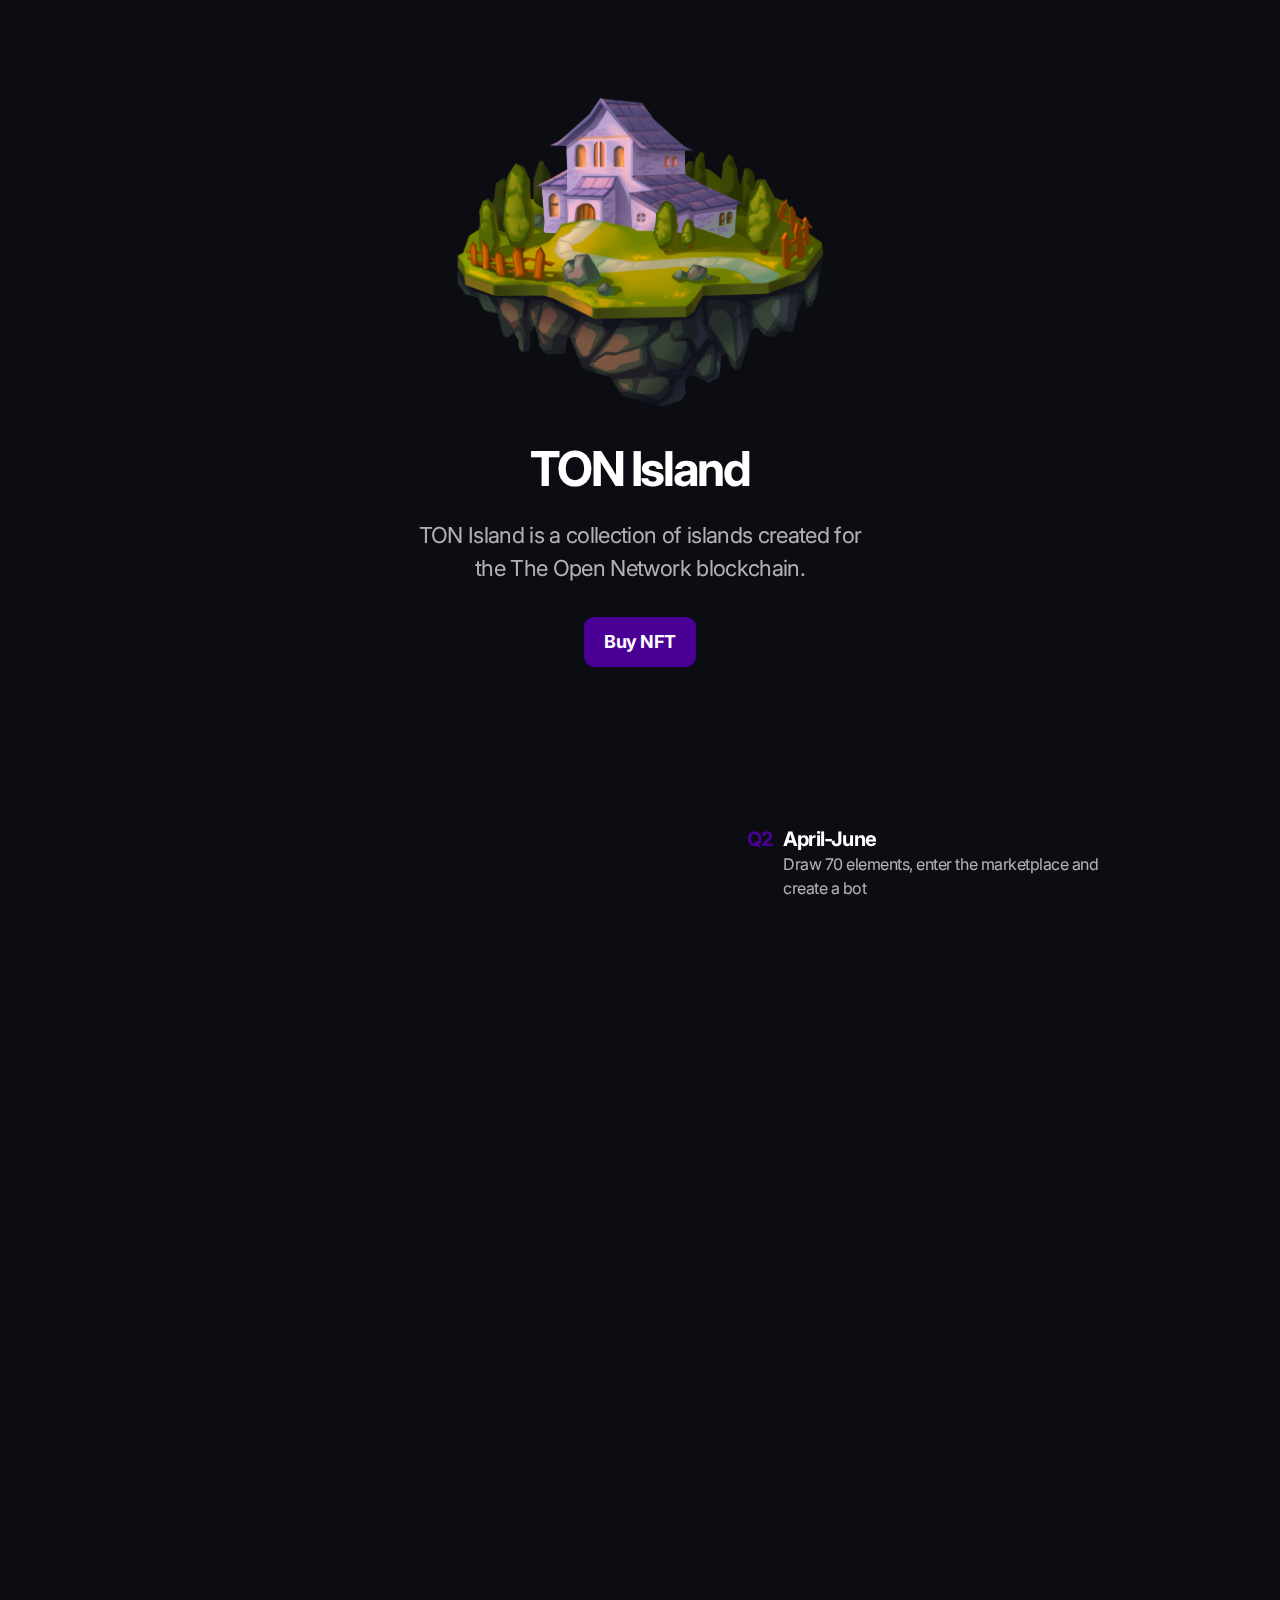
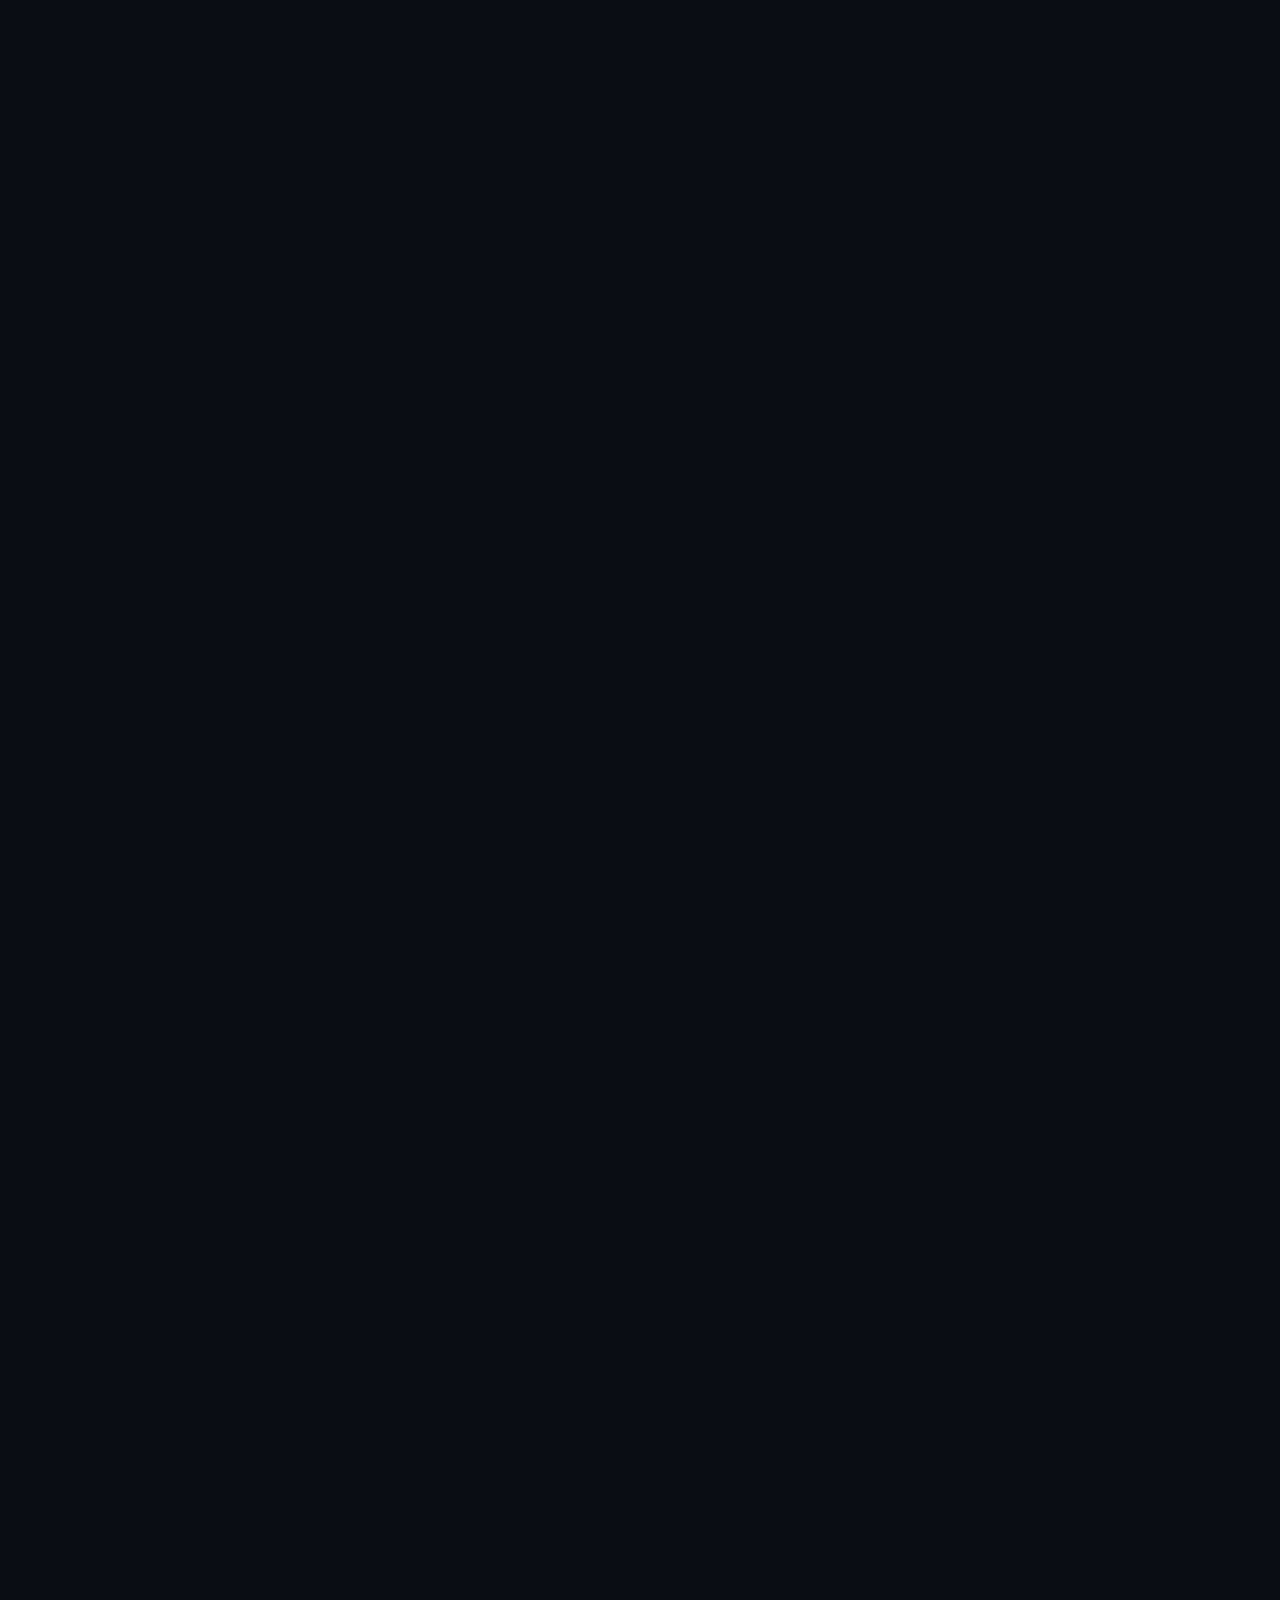
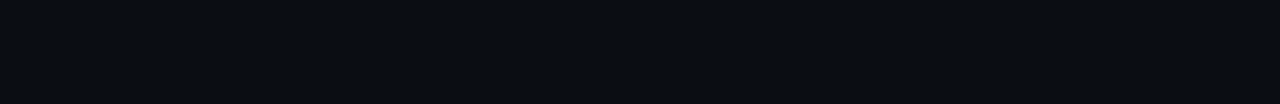
<file: index.html>
<!DOCTYPE html>
<html lang="en">
	<head>
		<meta charset="utf-8" >
		<title>Home</title>
		<meta name="viewport" content="width=device-width, initial-scale=1">
		<link rel="icon" href="i/favicon-default.png">
		<!-- AOS 3.0.0-beta.6 plugin CSS (Animations) -->
		<link rel="stylesheet" href="https://unpkg.com/aos@next/dist/aos.css" />
		<!-- Google Fonts -->
		<link href="https://fonts.googleapis.com/css2?family=Inter:wght@100;200;300;400;500;600;700;800;900&family=Inter:wght@100;200;300;400;500;600;700;800;900&subset=latin&display=swap" rel="stylesheet">
		<!-- Startup CSS + Bootstrap CSS (Styles for all blocks) - Remove ".min" if you want to edit a css code -->
		<link href="css/styles.min.css" rel="stylesheet" />
		<!-- jQuery 3.6.0 (uncomment line below if you need jQuery) -->
		<!-- <script src="https://cdnjs.cloudflare.com/ajax/libs/jquery/3.6.0/jquery.min.js"></script> -->
		<!-- Open graph settings (social networks sharing settings) -->
		<!-- Open graph settings end -->
	</head> 
	<body>

<!-- Call to action 2 -->
	<section class="py-10 py-md-20 bg-bg-3 text-center">
		<div class="container h-100">
			<div class="row flex-column align-items-center h-100">
				<div class="col-lg-10 col-xl-8">
					<img src="i/-5-1-1-1656356367.png" alt="" class="img-fluid mb-6 w-50" data-aos="fade-down" data-aos-delay="0">
					<h2 class="display-5 fw-bold" data-aos="fade-down" data-aos-delay="250">
								TON Island
					</h2>
				</div>
				<div class="col-sm-10 col-md-8 col-lg-6 col-xl-5 col-xxl-4">
					<p class="fs-2 mb-8 mt-6" data-aos="fade-down" data-aos-delay="450">
								TON Island is a collection of islands created for the The Open Network blockchain.
					</p>
					<a href="https://getgems.io/collection/EQC_Jx8mAetEvQNn3PJXfCr2Seeze787SHmGZEZ2z1X7U-Yp" class="btn btn-action-1" data-aos="fade-down" data-aos-delay="700">
								Buy NFT
					</a>
				</div>
			</div>
		</div>
	</section>
	<!-- Feature 12 -->
		<section class="py-10 py-lg-20 bg-bg-3">
			<div class="container">
				<div class="row">
					<div class="mb-8 mb-md-0 col-sm-10 col-md-6 col-lg-6 col-xl-5 col-xxl-4">
						<h2 class="display-5 my-6 fw-bold" data-aos="fade-down" data-aos-delay="450">
										Road Map
						</h2>
						<p class="fs-2" data-aos="fade-down" data-aos-delay="900">
										This is a list of our nearest plans, and we are strictly adhering to it.
						</p>
					</div>
					<div class="d-none d-md-block col-md-1 col-lg-2">
					</div>
					<div class="col-11 col-sm-7 col-md-5 col-lg-4">
						<div class="mb-12" data-aos="fade-down" data-aos-delay="0">
							<h5 class="text-action-1 position-absolute fw-bold">
											Q2
							</h5>
							<div class="ps-9">
								<h5 class="fw-bold">
												April-June
								</h5>
								<p class="mb-0 remove-br-md">
												Draw 70 elements, enter the marketplace and 
									<br>create a bot
								</p>
							</div>
						</div>
						<div class="mb-12" data-aos="fade-down" data-aos-delay="450">
							<h5 class="text-action-1 position-absolute fw-bold">
											Q3
							</h5>
							<div class="ps-9">
								<h5 class="fw-bold">
												July-September
								</h5>
								<p class="mb-0 remove-br-md">
												Launch p2e Minecraft server, draw elements, enter other marketplaces, reach 5,000 subscribers in our channel
								</p>
							</div>
						</div>
						<div data-aos="fade-down" data-aos-delay="900">
							<h5 class="text-action-1 position-absolute fw-bold">
											Q4
							</h5>
							<div class="ps-9">
								<h5 class="fw-bold">
												October-December
								</h5>
								<p class="mb-0 remove-br-md">
												Coming soon...
								</p>
							</div>
						</div>
					</div>
				</div>
			</div>
		</section>
		
			<!-- Showcase 4 -->
				<section class="py-10 py-lg-20 bg-bg-3">
					<div class="container">
						<div class="row justify-content-between align-items-center mb-15">
							<div class="col-md-9 col-lg-7 col-xl-6 col-xxl-5">
								<h2 class="display-5 mb-4 mb-lg-0 fw-bold" data-aos="fade-down" data-aos-delay="0">
									Some NFTs from our collection
								</h2>
							</div>
						</div>
						<div class="row" data-aos="fade-down" data-aos-delay="450">
							<div class="mb-6 col-lg-4 col-md-6">
								<a href="https://getgems.io/collection/EQC_Jx8mAetEvQNn3PJXfCr2Seeze787SHmGZEZ2z1X7U-Yp/EQApVmdosQ7rNkyGuw9KS9_fdXJNq7c41qOP2960D8IPCK8d" class="d-block">
									<img src="i/36.png" alt="" class="w-100 mb-4">
								</a>
								<div class="row justify-content-between">
									<div class="col">
										<h5 class="fw-bold">
											TON Island #35
										</h5>
									</div>
									<div class="col-auto">
										<a href="https://getgems.io/collection/EQC_Jx8mAetEvQNn3PJXfCr2Seeze787SHmGZEZ2z1X7U-Yp/EQApVmdosQ7rNkyGuw9KS9_fdXJNq7c41qOP2960D8IPCK8d" class="d-block">
											<svg width="25" height="24" viewBox="0 0 25 24" fill="none" xmlns="http://www.w3.org/2000/svg" class="fill-dark-1">
												<path fill-rule="evenodd" clip-rule="evenodd" d="M15.3844 6.96912C15.4541 6.89927 15.5368 6.84386 15.628 6.80605C15.7191 6.76824 15.8168 6.74878 15.9154 6.74878C16.0141 6.74878 16.1117 6.76824 16.2029 6.80605C16.294 6.84386 16.3767 6.89927 16.4464 6.96912L20.9464 11.4691C21.0162 11.5388 21.0717 11.6216 21.1095 11.7127C21.1473 11.8038 21.1667 11.9015 21.1667 12.0001C21.1667 12.0988 21.1473 12.1965 21.1095 12.2876C21.0717 12.3787 21.0162 12.4615 20.9464 12.5311L16.4464 17.0311C16.3056 17.1719 16.1146 17.2511 15.9154 17.2511C15.7162 17.2511 15.5252 17.1719 15.3844 17.0311C15.2436 16.8903 15.1645 16.6993 15.1645 16.5001C15.1645 16.301 15.2436 16.1099 15.3844 15.9691L19.3549 12.0001L15.3844 8.03112C15.3146 7.96145 15.2591 7.87869 15.2213 7.78757C15.1835 7.69645 15.1641 7.59877 15.1641 7.50012C15.1641 7.40147 15.1835 7.30379 15.2213 7.21267C15.2591 7.12155 15.3146 7.03879 15.3844 6.96912Z">
												</path>
												<path fill-rule="evenodd" clip-rule="evenodd" d="M3.16602 12C3.16602 11.8011 3.24503 11.6103 3.38569 11.4697C3.52634 11.329 3.7171 11.25 3.91602 11.25H19.666C19.8649 11.25 20.0557 11.329 20.1963 11.4697C20.337 11.6103 20.416 11.8011 20.416 12C20.416 12.1989 20.337 12.3897 20.1963 12.5303C20.0557 12.671 19.8649 12.75 19.666 12.75H3.91602C3.7171 12.75 3.52634 12.671 3.38569 12.5303C3.24503 12.3897 3.16602 12.1989 3.16602 12Z">
												</path>
											</svg>
										</a>
									</div>
								</div>
							</div>
							<div class="mb-6 col-lg-4 col-md-6">
								<a href="https://getgems.io/collection/EQC_Jx8mAetEvQNn3PJXfCr2Seeze787SHmGZEZ2z1X7U-Yp/EQBTkVZiPz-Jujwwr23W41mWgBLZr50P-hyJt-1eGDlA1W19" class="d-block">
									<img src="i/4.png" alt="" class="w-100 mb-4 w-100">
								</a>
								<div class="row justify-content-between">
									<div class="col">
										<h5 class="fw-bold">
											TON Island #4
										</h5>
									</div>
									<div class="col-auto">
										<a href="https://getgems.io/collection/EQC_Jx8mAetEvQNn3PJXfCr2Seeze787SHmGZEZ2z1X7U-Yp/EQBTkVZiPz-Jujwwr23W41mWgBLZr50P-hyJt-1eGDlA1W19" class="d-block">
											<svg width="25" height="24" viewBox="0 0 25 24" fill="none" xmlns="http://www.w3.org/2000/svg" class="fill-dark-1">
												<path fill-rule="evenodd" clip-rule="evenodd" d="M15.3844 6.96912C15.4541 6.89927 15.5368 6.84386 15.628 6.80605C15.7191 6.76824 15.8168 6.74878 15.9154 6.74878C16.0141 6.74878 16.1117 6.76824 16.2029 6.80605C16.294 6.84386 16.3767 6.89927 16.4464 6.96912L20.9464 11.4691C21.0162 11.5388 21.0717 11.6216 21.1095 11.7127C21.1473 11.8038 21.1667 11.9015 21.1667 12.0001C21.1667 12.0988 21.1473 12.1965 21.1095 12.2876C21.0717 12.3787 21.0162 12.4615 20.9464 12.5311L16.4464 17.0311C16.3056 17.1719 16.1146 17.2511 15.9154 17.2511C15.7162 17.2511 15.5252 17.1719 15.3844 17.0311C15.2436 16.8903 15.1645 16.6993 15.1645 16.5001C15.1645 16.301 15.2436 16.1099 15.3844 15.9691L19.3549 12.0001L15.3844 8.03112C15.3146 7.96145 15.2591 7.87869 15.2213 7.78757C15.1835 7.69645 15.1641 7.59877 15.1641 7.50012C15.1641 7.40147 15.1835 7.30379 15.2213 7.21267C15.2591 7.12155 15.3146 7.03879 15.3844 6.96912Z">
												</path>
												<path fill-rule="evenodd" clip-rule="evenodd" d="M3.16602 12C3.16602 11.8011 3.24503 11.6103 3.38569 11.4697C3.52634 11.329 3.7171 11.25 3.91602 11.25H19.666C19.8649 11.25 20.0557 11.329 20.1963 11.4697C20.337 11.6103 20.416 11.8011 20.416 12C20.416 12.1989 20.337 12.3897 20.1963 12.5303C20.0557 12.671 19.8649 12.75 19.666 12.75H3.91602C3.7171 12.75 3.52634 12.671 3.38569 12.5303C3.24503 12.3897 3.16602 12.1989 3.16602 12Z">
												</path>
											</svg>
										</a>
									</div>
								</div>
							</div>
							<div class="mb-6 col-lg-4 col-md-6">
								<a href="https://getgems.io/collection/EQC_Jx8mAetEvQNn3PJXfCr2Seeze787SHmGZEZ2z1X7U-Yp/EQA8IbzrtXABZETJWxQRM3nOO6VR73BZTK68qZeW4QbyrSFE" class="d-block">
									<img src="i/26.png" alt="" class="w-100 mb-4 w-100">
								</a>
								<div class="row justify-content-between">
									<div class="col">
										<h5 class="fw-bold">
											TON Island #25
										</h5>
									</div>
									<div class="col-auto">
										<a href="https://getgems.io/collection/EQC_Jx8mAetEvQNn3PJXfCr2Seeze787SHmGZEZ2z1X7U-Yp/EQA8IbzrtXABZETJWxQRM3nOO6VR73BZTK68qZeW4QbyrSFE" class="d-block">
											<svg width="25" height="24" viewBox="0 0 25 24" fill="none" xmlns="http://www.w3.org/2000/svg" class="fill-dark-1">
												<path fill-rule="evenodd" clip-rule="evenodd" d="M15.3844 6.96912C15.4541 6.89927 15.5368 6.84386 15.628 6.80605C15.7191 6.76824 15.8168 6.74878 15.9154 6.74878C16.0141 6.74878 16.1117 6.76824 16.2029 6.80605C16.294 6.84386 16.3767 6.89927 16.4464 6.96912L20.9464 11.4691C21.0162 11.5388 21.0717 11.6216 21.1095 11.7127C21.1473 11.8038 21.1667 11.9015 21.1667 12.0001C21.1667 12.0988 21.1473 12.1965 21.1095 12.2876C21.0717 12.3787 21.0162 12.4615 20.9464 12.5311L16.4464 17.0311C16.3056 17.1719 16.1146 17.2511 15.9154 17.2511C15.7162 17.2511 15.5252 17.1719 15.3844 17.0311C15.2436 16.8903 15.1645 16.6993 15.1645 16.5001C15.1645 16.301 15.2436 16.1099 15.3844 15.9691L19.3549 12.0001L15.3844 8.03112C15.3146 7.96145 15.2591 7.87869 15.2213 7.78757C15.1835 7.69645 15.1641 7.59877 15.1641 7.50012C15.1641 7.40147 15.1835 7.30379 15.2213 7.21267C15.2591 7.12155 15.3146 7.03879 15.3844 6.96912Z">
												</path>
												<path fill-rule="evenodd" clip-rule="evenodd" d="M3.16602 12C3.16602 11.8011 3.24503 11.6103 3.38569 11.4697C3.52634 11.329 3.7171 11.25 3.91602 11.25H19.666C19.8649 11.25 20.0557 11.329 20.1963 11.4697C20.337 11.6103 20.416 11.8011 20.416 12C20.416 12.1989 20.337 12.3897 20.1963 12.5303C20.0557 12.671 19.8649 12.75 19.666 12.75H3.91602C3.7171 12.75 3.52634 12.671 3.38569 12.5303C3.24503 12.3897 3.16602 12.1989 3.16602 12Z">
												</path>
											</svg>
										</a>
									</div>
								</div>
							</div>
							<div class="mb-6 col-lg-4 col-md-6 mb-lg-0">
								<a href="https://getgems.io/collection/EQC_Jx8mAetEvQNn3PJXfCr2Seeze787SHmGZEZ2z1X7U-Yp/EQBshW0zAzHntuc6GB0Sz7TLBDAXlXyJcf5W6fdZpAqdTv5B" class="d-block">
									<img src="i/59.png" alt="" class="w-100 mb-4 w-100">
								</a>
								<div class="row justify-content-between">
									<div class="col">
										<h5 class="fw-bold">
											TON Island #58
										</h5>
									</div>
									<div class="col-auto">
										<a href="https://getgems.io/collection/EQC_Jx8mAetEvQNn3PJXfCr2Seeze787SHmGZEZ2z1X7U-Yp/EQBshW0zAzHntuc6GB0Sz7TLBDAXlXyJcf5W6fdZpAqdTv5B" class="d-block">
											<svg width="25" height="24" viewBox="0 0 25 24" fill="none" xmlns="http://www.w3.org/2000/svg" class="fill-dark-1">
												<path fill-rule="evenodd" clip-rule="evenodd" d="M15.3844 6.96912C15.4541 6.89927 15.5368 6.84386 15.628 6.80605C15.7191 6.76824 15.8168 6.74878 15.9154 6.74878C16.0141 6.74878 16.1117 6.76824 16.2029 6.80605C16.294 6.84386 16.3767 6.89927 16.4464 6.96912L20.9464 11.4691C21.0162 11.5388 21.0717 11.6216 21.1095 11.7127C21.1473 11.8038 21.1667 11.9015 21.1667 12.0001C21.1667 12.0988 21.1473 12.1965 21.1095 12.2876C21.0717 12.3787 21.0162 12.4615 20.9464 12.5311L16.4464 17.0311C16.3056 17.1719 16.1146 17.2511 15.9154 17.2511C15.7162 17.2511 15.5252 17.1719 15.3844 17.0311C15.2436 16.8903 15.1645 16.6993 15.1645 16.5001C15.1645 16.301 15.2436 16.1099 15.3844 15.9691L19.3549 12.0001L15.3844 8.03112C15.3146 7.96145 15.2591 7.87869 15.2213 7.78757C15.1835 7.69645 15.1641 7.59877 15.1641 7.50012C15.1641 7.40147 15.1835 7.30379 15.2213 7.21267C15.2591 7.12155 15.3146 7.03879 15.3844 6.96912Z">
												</path>
												<path fill-rule="evenodd" clip-rule="evenodd" d="M3.16602 12C3.16602 11.8011 3.24503 11.6103 3.38569 11.4697C3.52634 11.329 3.7171 11.25 3.91602 11.25H19.666C19.8649 11.25 20.0557 11.329 20.1963 11.4697C20.337 11.6103 20.416 11.8011 20.416 12C20.416 12.1989 20.337 12.3897 20.1963 12.5303C20.0557 12.671 19.8649 12.75 19.666 12.75H3.91602C3.7171 12.75 3.52634 12.671 3.38569 12.5303C3.24503 12.3897 3.16602 12.1989 3.16602 12Z">
												</path>
											</svg>
										</a>
									</div>
								</div>
							</div>
							<div class="mb-6 col-lg-4 col-md-6 mb-md-0">
								<a href="https://getgems.io/collection/EQC_Jx8mAetEvQNn3PJXfCr2Seeze787SHmGZEZ2z1X7U-Yp/EQDHU-n4ng0BhWraT3q3pQ1uTFU2wrjr6ZNUbirGNE1OspVe" class="d-block">
									<img src="i/34.png" alt="" class="w-100 mb-4 w-100">
								</a>
								<div class="row justify-content-between">
									<div class="col">
										<h5 class="fw-bold">
											TON Island #33
										</h5>
									</div>
									<div class="col-auto">
										<a href="https://getgems.io/collection/EQC_Jx8mAetEvQNn3PJXfCr2Seeze787SHmGZEZ2z1X7U-Yp/EQDHU-n4ng0BhWraT3q3pQ1uTFU2wrjr6ZNUbirGNE1OspVe" class="d-block">
											<svg width="25" height="24" viewBox="0 0 25 24" fill="none" xmlns="http://www.w3.org/2000/svg" class="fill-dark-1">
												<path fill-rule="evenodd" clip-rule="evenodd" d="M15.3844 6.96912C15.4541 6.89927 15.5368 6.84386 15.628 6.80605C15.7191 6.76824 15.8168 6.74878 15.9154 6.74878C16.0141 6.74878 16.1117 6.76824 16.2029 6.80605C16.294 6.84386 16.3767 6.89927 16.4464 6.96912L20.9464 11.4691C21.0162 11.5388 21.0717 11.6216 21.1095 11.7127C21.1473 11.8038 21.1667 11.9015 21.1667 12.0001C21.1667 12.0988 21.1473 12.1965 21.1095 12.2876C21.0717 12.3787 21.0162 12.4615 20.9464 12.5311L16.4464 17.0311C16.3056 17.1719 16.1146 17.2511 15.9154 17.2511C15.7162 17.2511 15.5252 17.1719 15.3844 17.0311C15.2436 16.8903 15.1645 16.6993 15.1645 16.5001C15.1645 16.301 15.2436 16.1099 15.3844 15.9691L19.3549 12.0001L15.3844 8.03112C15.3146 7.96145 15.2591 7.87869 15.2213 7.78757C15.1835 7.69645 15.1641 7.59877 15.1641 7.50012C15.1641 7.40147 15.1835 7.30379 15.2213 7.21267C15.2591 7.12155 15.3146 7.03879 15.3844 6.96912Z">
												</path>
												<path fill-rule="evenodd" clip-rule="evenodd" d="M3.16602 12C3.16602 11.8011 3.24503 11.6103 3.38569 11.4697C3.52634 11.329 3.7171 11.25 3.91602 11.25H19.666C19.8649 11.25 20.0557 11.329 20.1963 11.4697C20.337 11.6103 20.416 11.8011 20.416 12C20.416 12.1989 20.337 12.3897 20.1963 12.5303C20.0557 12.671 19.8649 12.75 19.666 12.75H3.91602C3.7171 12.75 3.52634 12.671 3.38569 12.5303C3.24503 12.3897 3.16602 12.1989 3.16602 12Z">
												</path>
											</svg>
										</a>
									</div>
								</div>
							</div>
							<div class="col-lg-4 col-md-6">
								<a href="https://getgems.io/collection/EQC_Jx8mAetEvQNn3PJXfCr2Seeze787SHmGZEZ2z1X7U-Yp/EQDThmsOHL9Vc5cvBSnriMzn444n_Vq2UF2JEppU5tIghtDe" class="d-block">
									<img src="i/70.png" alt="" class="w-100 mb-4 w-100">
								</a>
								<div class="row justify-content-between">
									<div class="col">
										<h5 class="fw-bold">
											TON Island #69
										</h5>
									</div>
									<div class="col-auto">
										<a href="https://getgems.io/collection/EQC_Jx8mAetEvQNn3PJXfCr2Seeze787SHmGZEZ2z1X7U-Yp/EQDThmsOHL9Vc5cvBSnriMzn444n_Vq2UF2JEppU5tIghtDe" class="d-block">
											<svg width="25" height="24" viewBox="0 0 25 24" fill="none" xmlns="http://www.w3.org/2000/svg" class="fill-dark-1">
												<path fill-rule="evenodd" clip-rule="evenodd" d="M15.3844 6.96912C15.4541 6.89927 15.5368 6.84386 15.628 6.80605C15.7191 6.76824 15.8168 6.74878 15.9154 6.74878C16.0141 6.74878 16.1117 6.76824 16.2029 6.80605C16.294 6.84386 16.3767 6.89927 16.4464 6.96912L20.9464 11.4691C21.0162 11.5388 21.0717 11.6216 21.1095 11.7127C21.1473 11.8038 21.1667 11.9015 21.1667 12.0001C21.1667 12.0988 21.1473 12.1965 21.1095 12.2876C21.0717 12.3787 21.0162 12.4615 20.9464 12.5311L16.4464 17.0311C16.3056 17.1719 16.1146 17.2511 15.9154 17.2511C15.7162 17.2511 15.5252 17.1719 15.3844 17.0311C15.2436 16.8903 15.1645 16.6993 15.1645 16.5001C15.1645 16.301 15.2436 16.1099 15.3844 15.9691L19.3549 12.0001L15.3844 8.03112C15.3146 7.96145 15.2591 7.87869 15.2213 7.78757C15.1835 7.69645 15.1641 7.59877 15.1641 7.50012C15.1641 7.40147 15.1835 7.30379 15.2213 7.21267C15.2591 7.12155 15.3146 7.03879 15.3844 6.96912Z">
												</path>
												<path fill-rule="evenodd" clip-rule="evenodd" d="M3.16602 12C3.16602 11.8011 3.24503 11.6103 3.38569 11.4697C3.52634 11.329 3.7171 11.25 3.91602 11.25H19.666C19.8649 11.25 20.0557 11.329 20.1963 11.4697C20.337 11.6103 20.416 11.8011 20.416 12C20.416 12.1989 20.337 12.3897 20.1963 12.5303C20.0557 12.671 19.8649 12.75 19.666 12.75H3.91602C3.7171 12.75 3.52634 12.671 3.38569 12.5303C3.24503 12.3897 3.16602 12.1989 3.16602 12Z">
												</path>
											</svg>
										</a>
									</div>
								</div>
							</div>
						</div>
					</div>
				</section>
				<!-- Team 3 -->
					<section class="py-10 py-lg-20 text-center bg-bg-3">
						<div class="container">
							<div class="row justify-content-center">
								<div class="col-lg-10 col-xl-8">
									<h2 class="display-5 mb-6 fw-bold" data-aos="fade-down" data-aos-delay="0">
											Our team
									</h2>
								</div>
								<div class="col-md-9 col-lg-7 col-xl-6 col-xxl-5 mb-10">
									<p class="fs-2 mb-0" data-aos="fade-down" data-aos-delay="250">
													Our team consists of two people. We have a lot of experience in IT, many wins in hackathons and experience in running projects with a large audience. We came to blockchain TON not so long ago, but we have already managed to create several projects in The Open Network.
									</p>
								</div>
							</div>
							<div class="row justify-content-center">
								<div class="col-sm-7 col-md-4 mb-12 mb-md-0" data-aos="fade-down" data-aos-delay="700">
									<img src="i/unnamed.jpg" alt="" class="img-fluid rounded-circle mb-6 w-50">
									<h4 class="mb-2 fw-bold">
											Daniil
									</h4>
									<p class="mb-0">
											CEO &amp; Founder &amp; Developer
									</p>
								</div>
								<div class="col-sm-7 col-md-4 mb-12 mb-md-0" data-aos="fade-down" data-aos-delay="900">
									<img src="i/unnamed-1.jpg" alt="" class="img-fluid rounded-circle mb-6 w-50">
									<h4 class="mb-2 fw-bold">
											Nikita
									</h4>
									<p class="mb-0">
											Designer &amp; Co-founder
										<br> &amp; Minecraft Developer
									</p>
								</div>
							</div>
						</div>
					</section>
					<!-- Footer 5 -->
						<footer class="bg-bg-3 py-8 text-center text-lg-start">
							<div class="container">
								<div class="row align-items-center justify-content-center justify-content-lg-between">
									<div class="mb-8 col-lg-6 mb-lg-0" data-aos="fade-down" data-aos-delay="0">
										<a href="#" class="font-heading text-dark-1 mx-4">
Home
										</a>
										<a href="https://status.tonis.land" class="font-heading text-dark-1 mx-4">
														Status
										</a>
										<a href="https://t.me/ton_island" class="font-heading text-dark-1 mx-4">
														Telegram channel
										</a>
										<a class="font-heading text-dark-1 ms-4" href="https://t.me/islandnftbot">
														Our bot
										</a>
										<a class="font-heading text-dark-1 ms-4 ps-xxl-4" href="https://github.com/tonis-land">
														Github
										</a>
										<a class="font-heading text-dark-1 ms-4 ps-xxl-4" href="https://t.me/islandsupport_bot">
														Help
										</a>
									</div>
								</div>
								<div class="border-bottom border-dark-3 my-8" data-aos="fade-down" data-aos-delay="450">
								</div>
								<p class="text-center fs-5 mb-0" data-aos="fade-down" data-aos-delay="700">
												Copyright © 2022 tonis.land
								</p>
							</div>
						</footer>

		<!-- Bootstrap JS -->
		<script src="https://cdn.jsdelivr.net/npm/bootstrap@5.1.2/dist/js/bootstrap.bundle.min.js"></script>

		<!-- AOS 3.0.0-beta.6 plugin JS (Animations) -->
		<script src="https://unpkg.com/aos@next/dist/aos.js"></script>
		
		<!-- Startup JS (Custom js for all blocks) - Remove ".min" if you want to edit a JS code -->
		<script src="js/scripts.min.js"></script>

	</body>
</html>
</file>
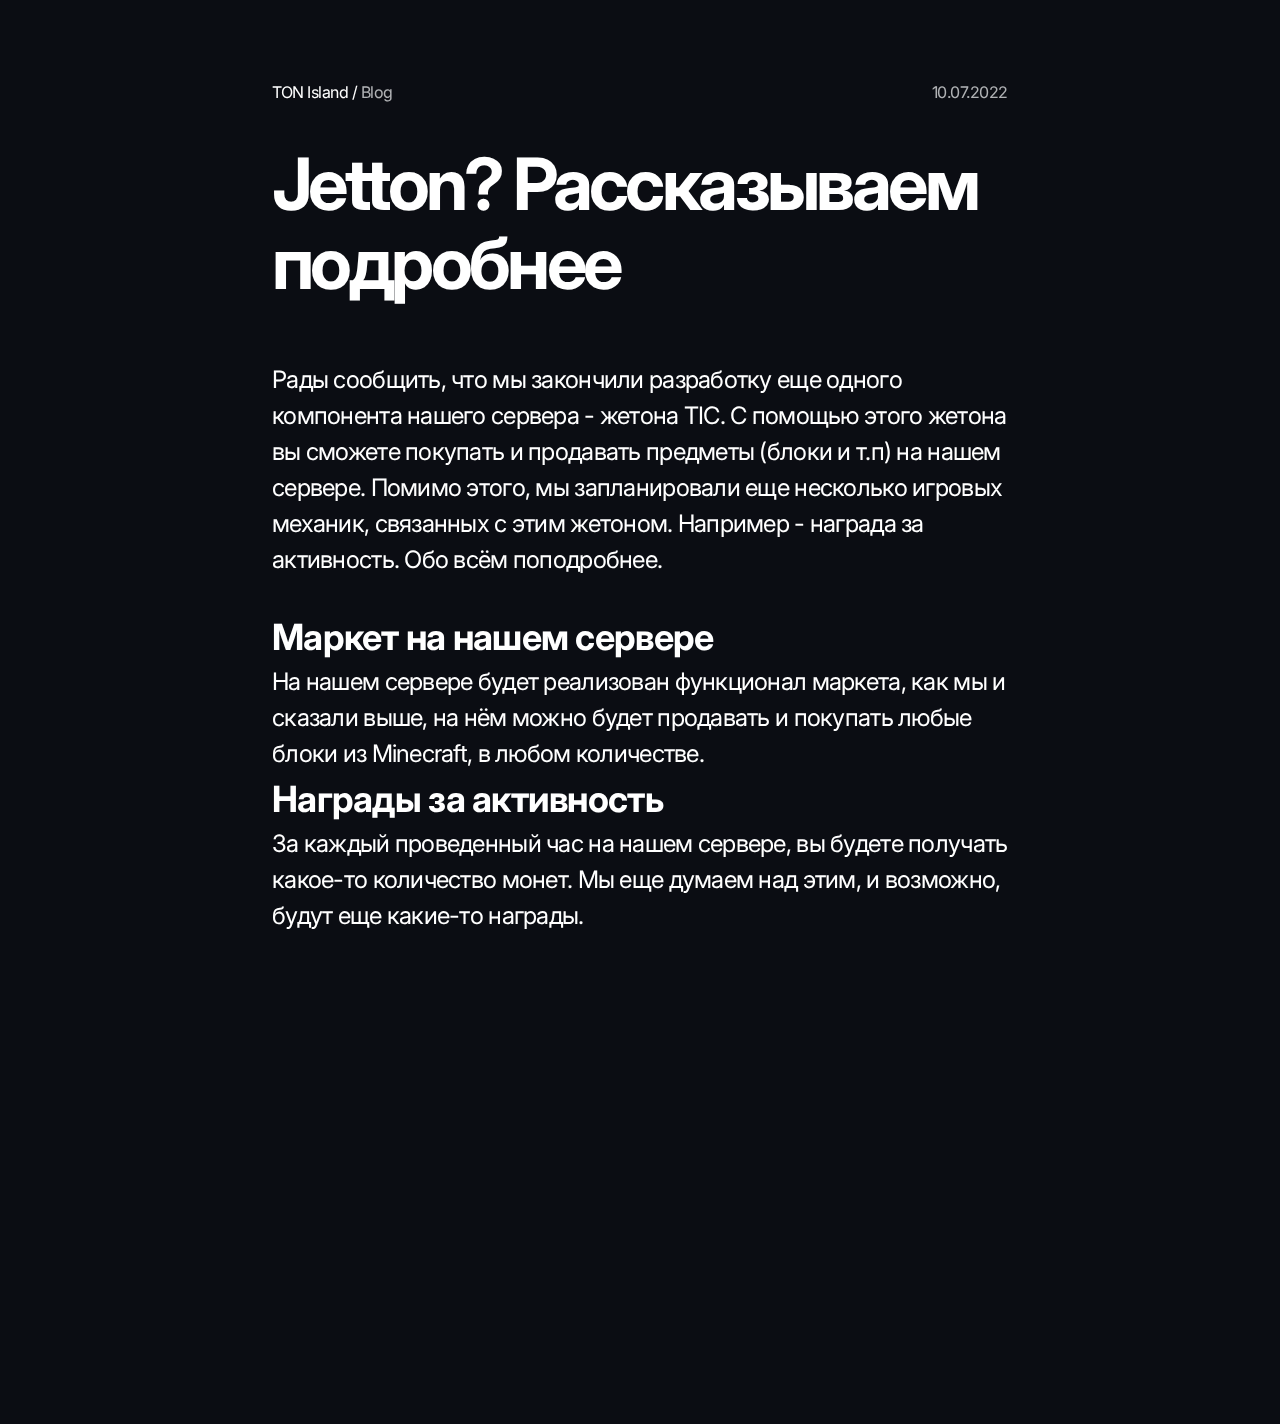
<file: jetton.html>
<!DOCTYPE html>
<html lang="en">
	<head>
		<meta charset="utf-8" >
		<title>Blog / Jetton</title>
		<meta name="viewport" content="width=device-width, initial-scale=1">
		<link rel="icon" href="i/favicon-default.png">
		<!-- AOS 3.0.0-beta.6 plugin CSS (Animations) -->
		<link rel="stylesheet" href="https://unpkg.com/aos@next/dist/aos.css" />
		<!-- Google Fonts -->
		<link href="https://fonts.googleapis.com/css2?family=Inter:wght@100;200;300;400;500;600;700;800;900&family=Inter:wght@100;200;300;400;500;600;700;800;900&subset=latin&display=swap" rel="stylesheet">
		<!-- Startup CSS + Bootstrap CSS (Styles for all blocks) - Remove ".min" if you want to edit a css code -->
		<link href="css/styles.min.css" rel="stylesheet" />
		<!-- jQuery 3.6.0 (uncomment line below if you need jQuery) -->
		<!-- <script src="https://cdnjs.cloudflare.com/ajax/libs/jquery/3.6.0/jquery.min.js"></script> -->
		<!-- Open graph settings (social networks sharing settings) -->
		<!-- Open graph settings end -->
	</head> 
	<body>

<!-- Blog 7 -->
	<section class="bg-bg-3 py-10 py-lg-20">
		<div class="container">
			<div class="row justify-content-center">
				<div class="col-lg-10 col-xl-8">
					<div class="mb-10 row justify-content-between">
						<div class="col-auto" data-aos="fade-down" data-aos-delay="0">
							<a href="#" class="text-dark-1">
										TON Island
							</a>
							<span class="text-dark-1">
										 / 
							</span>
							<span class="text-dark-2">
										Blog
							</span>
						</div>
						<div class="col-auto" data-aos="fade-down" data-aos-delay="450">
							<p class="mb-0">
								10.07.2022
							</p>
						</div>
					</div>
					<h1 class="display-3 mb-6 mb-md-15 fw-bold" data-aos="fade-down" data-aos-delay="900">
						Jetton? Рассказываем подробнее
					</h1>
					<p class="mb-8 fs-1 text-dark-1" data-aos="fade-down" data-aos-delay="1350">
						Рады сообщить, что мы закончили разработку еще одного компонента нашего сервера - жетона TIC. С помощью этого жетона вы сможете покупать и продавать предметы (блоки и т.п) на нашем сервере. Помимо этого, мы запланировали еще несколько игровых механик, связанных с этим жетоном. Например - награда за активность. Обо всём поподробнее.
					</p>
					<p class="fs-1 mb-0 text-dark-1" data-aos="fade-down" data-aos-delay="1800">
						<b style="font-size: 36px;">
Маркет на нашем сервере
						</b>
						<br>
На нашем сервере будет реализован функционал маркета, как мы и сказали выше, на нём можно будет продавать и покупать любые блоки из Minecraft, в любом количестве.
					</p>
					<p class="fs-1 mb-0 text-dark-1 pt-xxl-8" data-aos="fade-down" data-aos-delay="1800">
						<b style="font-size: 36px;">
Награды за активность
						</b>
						<br>
За каждый проведенный час на нашем сервере, вы будете получать какое-то количество монет. Мы еще думаем над этим, и возможно, будут еще какие-то награды.
					</p>
					<p class="fs-1 mb-0 text-dark-1 pt-xxl-16" data-aos="fade-down" data-aos-delay="1800">
						<b style="font-size: 36px;">
Токеномика
						</b>
						<br>
Всего выпущено 1 000 000 монет TIC.
Мы приняли решение распределить их следующим образом:
						<br>
12% - Team
						<br>
3% - Airdrop
						<br>
15% - DEX liquidity
						<br>
50% - ICO
						<br>
15% - Developent &amp; Awards
						<br>
5% - CEX listing
						<br>
					</p>
					<p class="mb-8 fs-1 text-dark-1 pt-xxl-8" data-aos="fade-down" data-aos-delay="1350">
						Как купить жетоны, мы рассказали в нашем 
						<a href="https://t.me/ton_island">
							телеграм канале
						</a>
						.
					</p>
				</div>
			</div>
		</div>
	</section>

		<!-- Bootstrap JS -->
		<script src="https://cdn.jsdelivr.net/npm/bootstrap@5.1.2/dist/js/bootstrap.bundle.min.js"></script>

		<!-- AOS 3.0.0-beta.6 plugin JS (Animations) -->
		<script src="https://unpkg.com/aos@next/dist/aos.js"></script>
		
		<!-- Startup JS (Custom js for all blocks) - Remove ".min" if you want to edit a JS code -->
		<script src="js/scripts.min.js"></script>

	</body>
</html>
</file>
<file: css/styles.min.css>
﻿:root{--bs-blue: #4a0094;--bs-indigo: #6610F2;--bs-purple: #B822FF;--bs-pink: #D63384;--bs-red: #DC3545;--bs-orange: #FD7E14;--bs-yellow: rgba(253, 253, 252, 0.23);--bs-green: #8BD74E;--bs-teal: #20c997;--bs-cyan: #0dcaf0;--bs-white: #000000;--bs-gray: rgba(255, 255, 255, 0.7);--bs-gray-dark: rgba(247, 248, 250, 0.7);--bs-gray-100: #f8f9fa;--bs-gray-200: #e9ecef;--bs-gray-300: #dee2e6;--bs-gray-400: #ced4da;--bs-gray-500: #adb5bd;--bs-gray-600: #6c757d;--bs-gray-700: #495057;--bs-gray-800: #343a40;--bs-gray-900: #212529;--bs-action-1: #4a0094;--bs-action-2: #6610F2;--bs-action-3: #B822FF;--bs-action-4: #D63384;--bs-action-5: #DC3545;--bs-action-6: #FD7E14;--bs-action-7: rgba(253, 253, 252, 0.23);--bs-action-8: #8BD74E;--bs-dark-1: #ffffff;--bs-dark-2: rgba(247, 248, 250, 0.7);--bs-dark-3: rgba(244, 247, 251, 0.3);--bs-light-1: #000000;--bs-light-2: rgba(255, 255, 255, 0.7);--bs-light-3: rgba(255, 255, 255, 0.45);--bs-bg-1: #000000;--bs-bg-2: #474444;--bs-bg-3: #0b0d13;--bs-: #12141a;--bs-action-1-rgb: 74, 0, 148;--bs-action-2-rgb: 102, 16, 242;--bs-action-3-rgb: 184, 34, 255;--bs-action-4-rgb: 214, 51, 132;--bs-action-5-rgb: 220, 53, 69;--bs-action-6-rgb: 253, 126, 20;--bs-action-7-rgb: 253, 253, 252;--bs-action-8-rgb: 139, 215, 78;--bs-dark-1-rgb: 255, 255, 255;--bs-dark-2-rgb: 247, 248, 250;--bs-dark-3-rgb: 244, 247, 251;--bs-light-1-rgb: 0, 0, 0;--bs-light-2-rgb: 255, 255, 255;--bs-light-3-rgb: 255, 255, 255;--bs-bg-1-rgb: 0, 0, 0;--bs-bg-2-rgb: 71, 68, 68;--bs-bg-3-rgb: 11, 13, 19;--bs--rgb: 18, 20, 26;--bs-white-rgb: 0, 0, 0;--bs-black-rgb: 255, 255, 255;--bs-body-color-rgb: 247, 248, 250;--bs-body-bg-rgb: 11, 13, 19;--bs-font-sans-serif: "Inter", system-ui, -apple-system, "Segoe UI", Roboto, "Helvetica Neue", Arial, "Noto Sans", "Liberation Sans", sans-serif, "Apple Color Emoji", "Segoe UI Emoji", "Segoe UI Symbol", "Noto Color Emoji";--bs-font-monospace: SFMono-Regular, Menlo, Monaco, Consolas, "Liberation Mono", "Courier New", monospace;--bs-gradient: linear-gradient(180deg, rgba(0, 0, 0, 0.15), rgba(0, 0, 0, 0));--bs-body-font-family: var(--bs-font-sans-serif);--bs-body-font-size: 1rem;--bs-body-font-weight: 400;--bs-body-line-height: 1.5;--bs-body-color: rgba(247, 248, 250, 0.7);--bs-body-bg: #0b0d13}*,*::before,*::after{box-sizing:border-box}@media(prefers-reduced-motion: no-preference){:root{scroll-behavior:smooth}}body{margin:0;font-family:var(--bs-body-font-family);font-size:var(--bs-body-font-size);font-weight:var(--bs-body-font-weight);line-height:var(--bs-body-line-height);color:var(--bs-body-color);text-align:var(--bs-body-text-align);background-color:var(--bs-body-bg);-webkit-text-size-adjust:100%;-webkit-tap-highlight-color:rgba(255, 255, 255, 0)}hr{margin:1rem 0;color:inherit;background-color:currentColor;border:0;opacity:.25}hr:not([size]){height:1px}h6,.h6,h5,.h5,h4,.h4,h3,.h3,h2,.h2,h1,.h1{margin-top:0;margin-bottom:0;font-family:Inter;font-weight:100;line-height:1.25;color:#fff}h1,.h1{font-size:calc(1.35rem + 1.2vw)}@media(min-width: 1200px){h1,.h1{font-size:2.25rem}}h2,.h2{font-size:calc(1.325rem + .9vw)}@media(min-width: 1200px){h2,.h2{font-size:2rem}}h3,.h3{font-size:calc(1.3rem + .6vw)}@media(min-width: 1200px){h3,.h3{font-size:1.75rem}}h4,.h4{font-size:calc(1.275rem + .3vw)}@media(min-width: 1200px){h4,.h4{font-size:1.5rem}}h5,.h5{font-size:1.25rem}h6,.h6{font-size:1rem}p{margin-top:0;margin-bottom:1rem}abbr[title],abbr[data-bs-original-title]{text-decoration:underline dotted;cursor:help;text-decoration-skip-ink:none}address{margin-bottom:1rem;font-style:normal;line-height:inherit}ol,ul{padding-left:2rem}ol,ul,dl{margin-top:0;margin-bottom:1rem}ol ol,ul ul,ol ul,ul ol{margin-bottom:0}dt{font-weight:700}dd{margin-bottom:.5rem;margin-left:0}blockquote{margin:0 0 1rem}b,strong{font-weight:bolder}small,.small{font-size:.875em}mark,.mark{padding:.2em;background-color:#fcf8e3}sub,sup{position:relative;font-size:.75em;line-height:0;vertical-align:baseline}sub{bottom:-0.25em}sup{top:-0.5em}a{color:#4a0094;text-decoration:none}a:hover{color:#3b0076;text-decoration:none}a:not([href]):not([class]),a:not([href]):not([class]):hover{color:inherit;text-decoration:none}pre,code,kbd,samp{font-family:var(--bs-font-monospace);font-size:1em;direction:ltr;unicode-bidi:bidi-override}pre{display:block;margin-top:0;margin-bottom:1rem;overflow:auto;font-size:.875em}pre code{font-size:inherit;color:inherit;word-break:normal}code{font-size:.875em;color:#d63384;word-wrap:break-word}a>code{color:inherit}kbd{padding:.2rem .4rem;font-size:.875em;color:#000;background-color:#212529;border-radius:.3125rem}kbd kbd{padding:0;font-size:1em;font-weight:700}figure{margin:0 0 1rem}img,svg{vertical-align:middle}table{caption-side:bottom;border-collapse:collapse}caption{padding-top:.5rem;padding-bottom:.5rem;color:#6c757d;text-align:left}th{text-align:inherit;text-align:-webkit-match-parent}thead,tbody,tfoot,tr,td,th{border-color:inherit;border-style:solid;border-width:0}label{display:inline-block}button{border-radius:0}button:focus:not(:focus-visible){outline:0}input,button,select,optgroup,textarea{margin:0;font-family:inherit;font-size:inherit;line-height:inherit}button,select{text-transform:none}[role=button]{cursor:pointer}select{word-wrap:normal}select:disabled{opacity:1}[list]::-webkit-calendar-picker-indicator{display:none}button,[type=button],[type=reset],[type=submit]{-webkit-appearance:button}button:not(:disabled),[type=button]:not(:disabled),[type=reset]:not(:disabled),[type=submit]:not(:disabled){cursor:pointer}::-moz-focus-inner{padding:0;border-style:none}textarea{resize:vertical}fieldset{min-width:0;padding:0;margin:0;border:0}legend{float:left;width:100%;padding:0;margin-bottom:.5rem;font-size:calc(1.275rem + .3vw);line-height:inherit}@media(min-width: 1200px){legend{font-size:1.5rem}}legend+*{clear:left}::-webkit-datetime-edit-fields-wrapper,::-webkit-datetime-edit-text,::-webkit-datetime-edit-minute,::-webkit-datetime-edit-hour-field,::-webkit-datetime-edit-day-field,::-webkit-datetime-edit-month-field,::-webkit-datetime-edit-year-field{padding:0}::-webkit-inner-spin-button{height:auto}[type=search]{outline-offset:-2px;-webkit-appearance:textfield}::-webkit-search-decoration{-webkit-appearance:none}::-webkit-color-swatch-wrapper{padding:0}::file-selector-button{font:inherit}::-webkit-file-upload-button{font:inherit;-webkit-appearance:button}output{display:inline-block}iframe{border:0}summary{display:list-item;cursor:pointer}progress{vertical-align:baseline}[hidden]{display:none !important}.lead{font-size:1.25rem;font-weight:300}.display-1{font-size:calc(1.675rem + 5.1vw);font-weight:100;line-height:1.1}@media(min-width: 1200px){.display-1{font-size:5.5rem}}.display-2{font-size:calc(1.625rem + 4.5vw);font-weight:100;line-height:1.1}@media(min-width: 1200px){.display-2{font-size:5rem}}.display-3{font-size:calc(1.575rem + 3.9vw);font-weight:100;line-height:1.1}@media(min-width: 1200px){.display-3{font-size:4.5rem}}.display-4{font-size:calc(1.5rem + 3vw);font-weight:100;line-height:1.1}@media(min-width: 1200px){.display-4{font-size:3.75rem}}.display-5{font-size:calc(1.425rem + 2.1vw);font-weight:100;line-height:1.1}@media(min-width: 1200px){.display-5{font-size:3rem}}.display-6{font-size:calc(1.375rem + 1.5vw);font-weight:100;line-height:1.1}@media(min-width: 1200px){.display-6{font-size:2.5rem}}.list-unstyled{padding-left:0;list-style:none}.list-inline{padding-left:0;list-style:none}.list-inline-item{display:inline-block}.list-inline-item:not(:last-child){margin-right:.5rem}.initialism{font-size:.875em;text-transform:uppercase}.blockquote{margin-bottom:1rem;font-size:1.25rem}.blockquote>:last-child{margin-bottom:0}.blockquote-footer{margin-top:-1rem;margin-bottom:1rem;font-size:.875em;color:#6c757d}.blockquote-footer::before{content:"— "}.img-fluid{max-width:100%;height:auto}.img-thumbnail{padding:.25rem;background-color:#0b0d13;border:1px solid #dee2e6;border-radius:.625rem;max-width:100%;height:auto}.figure{display:inline-block}.figure-img{margin-bottom:.5rem;line-height:1}.figure-caption{font-size:.875em;color:#6c757d}.container,.container-fluid,.container-xxl,.container-xl,.container-lg,.container-md,.container-sm{width:100%;padding-right:var(--bs-gutter-x, 0.75rem);padding-left:var(--bs-gutter-x, 0.75rem);margin-right:auto;margin-left:auto}@media(min-width: 576px){.container-sm,.container{max-width:540px}}@media(min-width: 768px){.container-md,.container-sm,.container{max-width:720px}}@media(min-width: 992px){.container-lg,.container-md,.container-sm,.container{max-width:960px}}@media(min-width: 1200px){.container-xl,.container-lg,.container-md,.container-sm,.container{max-width:1140px}}@media(min-width: 1400px){.container-xxl,.container-xl,.container-lg,.container-md,.container-sm,.container{max-width:1320px}}.row{--bs-gutter-x: 1.5rem;--bs-gutter-y: 0;display:flex;flex-wrap:wrap;margin-top:calc(-1*var(--bs-gutter-y));margin-right:calc(-0.5*var(--bs-gutter-x));margin-left:calc(-0.5*var(--bs-gutter-x))}.row>*{flex-shrink:0;width:100%;max-width:100%;padding-right:calc(var(--bs-gutter-x)*.5);padding-left:calc(var(--bs-gutter-x)*.5);margin-top:var(--bs-gutter-y)}.col{flex:1 0 0%}.row-cols-auto>*{flex:0 0 auto;width:auto}.row-cols-1>*{flex:0 0 auto;width:100%}.row-cols-2>*{flex:0 0 auto;width:50%}.row-cols-3>*{flex:0 0 auto;width:33.3333333333%}.row-cols-4>*{flex:0 0 auto;width:25%}.row-cols-5>*{flex:0 0 auto;width:20%}.row-cols-6>*{flex:0 0 auto;width:16.6666666667%}.col-auto{flex:0 0 auto;width:auto}.col-1{flex:0 0 auto;width:8.33333333%}.col-2{flex:0 0 auto;width:16.66666667%}.col-3{flex:0 0 auto;width:25%}.col-4{flex:0 0 auto;width:33.33333333%}.col-5{flex:0 0 auto;width:41.66666667%}.col-6{flex:0 0 auto;width:50%}.col-7{flex:0 0 auto;width:58.33333333%}.col-8{flex:0 0 auto;width:66.66666667%}.col-9{flex:0 0 auto;width:75%}.col-10{flex:0 0 auto;width:83.33333333%}.col-11{flex:0 0 auto;width:91.66666667%}.col-12{flex:0 0 auto;width:100%}.offset-1{margin-left:8.33333333%}.offset-2{margin-left:16.66666667%}.offset-3{margin-left:25%}.offset-4{margin-left:33.33333333%}.offset-5{margin-left:41.66666667%}.offset-6{margin-left:50%}.offset-7{margin-left:58.33333333%}.offset-8{margin-left:66.66666667%}.offset-9{margin-left:75%}.offset-10{margin-left:83.33333333%}.offset-11{margin-left:91.66666667%}.g-0,.gx-0{--bs-gutter-x: 0}.g-0,.gy-0{--bs-gutter-y: 0}.g-1,.gx-1{--bs-gutter-x: 0.25rem}.g-1,.gy-1{--bs-gutter-y: 0.25rem}.g-2,.gx-2{--bs-gutter-x: 0.5rem}.g-2,.gy-2{--bs-gutter-y: 0.5rem}.g-3,.gx-3{--bs-gutter-x: 0.75rem}.g-3,.gy-3{--bs-gutter-y: 0.75rem}.g-4,.gx-4{--bs-gutter-x: 1rem}.g-4,.gy-4{--bs-gutter-y: 1rem}.g-5,.gx-5{--bs-gutter-x: 1.25rem}.g-5,.gy-5{--bs-gutter-y: 1.25rem}.g-6,.gx-6{--bs-gutter-x: 1.5rem}.g-6,.gy-6{--bs-gutter-y: 1.5rem}.g-7,.gx-7{--bs-gutter-x: 1.75rem}.g-7,.gy-7{--bs-gutter-y: 1.75rem}.g-8,.gx-8{--bs-gutter-x: 2rem}.g-8,.gy-8{--bs-gutter-y: 2rem}.g-9,.gx-9{--bs-gutter-x: 2.25rem}.g-9,.gy-9{--bs-gutter-y: 2.25rem}.g-10,.gx-10{--bs-gutter-x: 2.5rem}.g-10,.gy-10{--bs-gutter-y: 2.5rem}.g-11,.gx-11{--bs-gutter-x: 2.75rem}.g-11,.gy-11{--bs-gutter-y: 2.75rem}.g-12,.gx-12{--bs-gutter-x: 3rem}.g-12,.gy-12{--bs-gutter-y: 3rem}.g-13,.gx-13{--bs-gutter-x: 3.25rem}.g-13,.gy-13{--bs-gutter-y: 3.25rem}.g-14,.gx-14{--bs-gutter-x: 3.5rem}.g-14,.gy-14{--bs-gutter-y: 3.5rem}.g-15,.gx-15{--bs-gutter-x: 3.75rem}.g-15,.gy-15{--bs-gutter-y: 3.75rem}.g-16,.gx-16{--bs-gutter-x: 4rem}.g-16,.gy-16{--bs-gutter-y: 4rem}.g-17,.gx-17{--bs-gutter-x: 4.25rem}.g-17,.gy-17{--bs-gutter-y: 4.25rem}.g-18,.gx-18{--bs-gutter-x: 4.5rem}.g-18,.gy-18{--bs-gutter-y: 4.5rem}.g-19,.gx-19{--bs-gutter-x: 4.75rem}.g-19,.gy-19{--bs-gutter-y: 4.75rem}.g-20,.gx-20{--bs-gutter-x: 5rem}.g-20,.gy-20{--bs-gutter-y: 5rem}@media(min-width: 576px){.col-sm{flex:1 0 0%}.row-cols-sm-auto>*{flex:0 0 auto;width:auto}.row-cols-sm-1>*{flex:0 0 auto;width:100%}.row-cols-sm-2>*{flex:0 0 auto;width:50%}.row-cols-sm-3>*{flex:0 0 auto;width:33.3333333333%}.row-cols-sm-4>*{flex:0 0 auto;width:25%}.row-cols-sm-5>*{flex:0 0 auto;width:20%}.row-cols-sm-6>*{flex:0 0 auto;width:16.6666666667%}.col-sm-auto{flex:0 0 auto;width:auto}.col-sm-1{flex:0 0 auto;width:8.33333333%}.col-sm-2{flex:0 0 auto;width:16.66666667%}.col-sm-3{flex:0 0 auto;width:25%}.col-sm-4{flex:0 0 auto;width:33.33333333%}.col-sm-5{flex:0 0 auto;width:41.66666667%}.col-sm-6{flex:0 0 auto;width:50%}.col-sm-7{flex:0 0 auto;width:58.33333333%}.col-sm-8{flex:0 0 auto;width:66.66666667%}.col-sm-9{flex:0 0 auto;width:75%}.col-sm-10{flex:0 0 auto;width:83.33333333%}.col-sm-11{flex:0 0 auto;width:91.66666667%}.col-sm-12{flex:0 0 auto;width:100%}.offset-sm-0{margin-left:0}.offset-sm-1{margin-left:8.33333333%}.offset-sm-2{margin-left:16.66666667%}.offset-sm-3{margin-left:25%}.offset-sm-4{margin-left:33.33333333%}.offset-sm-5{margin-left:41.66666667%}.offset-sm-6{margin-left:50%}.offset-sm-7{margin-left:58.33333333%}.offset-sm-8{margin-left:66.66666667%}.offset-sm-9{margin-left:75%}.offset-sm-10{margin-left:83.33333333%}.offset-sm-11{margin-left:91.66666667%}.g-sm-0,.gx-sm-0{--bs-gutter-x: 0}.g-sm-0,.gy-sm-0{--bs-gutter-y: 0}.g-sm-1,.gx-sm-1{--bs-gutter-x: 0.25rem}.g-sm-1,.gy-sm-1{--bs-gutter-y: 0.25rem}.g-sm-2,.gx-sm-2{--bs-gutter-x: 0.5rem}.g-sm-2,.gy-sm-2{--bs-gutter-y: 0.5rem}.g-sm-3,.gx-sm-3{--bs-gutter-x: 0.75rem}.g-sm-3,.gy-sm-3{--bs-gutter-y: 0.75rem}.g-sm-4,.gx-sm-4{--bs-gutter-x: 1rem}.g-sm-4,.gy-sm-4{--bs-gutter-y: 1rem}.g-sm-5,.gx-sm-5{--bs-gutter-x: 1.25rem}.g-sm-5,.gy-sm-5{--bs-gutter-y: 1.25rem}.g-sm-6,.gx-sm-6{--bs-gutter-x: 1.5rem}.g-sm-6,.gy-sm-6{--bs-gutter-y: 1.5rem}.g-sm-7,.gx-sm-7{--bs-gutter-x: 1.75rem}.g-sm-7,.gy-sm-7{--bs-gutter-y: 1.75rem}.g-sm-8,.gx-sm-8{--bs-gutter-x: 2rem}.g-sm-8,.gy-sm-8{--bs-gutter-y: 2rem}.g-sm-9,.gx-sm-9{--bs-gutter-x: 2.25rem}.g-sm-9,.gy-sm-9{--bs-gutter-y: 2.25rem}.g-sm-10,.gx-sm-10{--bs-gutter-x: 2.5rem}.g-sm-10,.gy-sm-10{--bs-gutter-y: 2.5rem}.g-sm-11,.gx-sm-11{--bs-gutter-x: 2.75rem}.g-sm-11,.gy-sm-11{--bs-gutter-y: 2.75rem}.g-sm-12,.gx-sm-12{--bs-gutter-x: 3rem}.g-sm-12,.gy-sm-12{--bs-gutter-y: 3rem}.g-sm-13,.gx-sm-13{--bs-gutter-x: 3.25rem}.g-sm-13,.gy-sm-13{--bs-gutter-y: 3.25rem}.g-sm-14,.gx-sm-14{--bs-gutter-x: 3.5rem}.g-sm-14,.gy-sm-14{--bs-gutter-y: 3.5rem}.g-sm-15,.gx-sm-15{--bs-gutter-x: 3.75rem}.g-sm-15,.gy-sm-15{--bs-gutter-y: 3.75rem}.g-sm-16,.gx-sm-16{--bs-gutter-x: 4rem}.g-sm-16,.gy-sm-16{--bs-gutter-y: 4rem}.g-sm-17,.gx-sm-17{--bs-gutter-x: 4.25rem}.g-sm-17,.gy-sm-17{--bs-gutter-y: 4.25rem}.g-sm-18,.gx-sm-18{--bs-gutter-x: 4.5rem}.g-sm-18,.gy-sm-18{--bs-gutter-y: 4.5rem}.g-sm-19,.gx-sm-19{--bs-gutter-x: 4.75rem}.g-sm-19,.gy-sm-19{--bs-gutter-y: 4.75rem}.g-sm-20,.gx-sm-20{--bs-gutter-x: 5rem}.g-sm-20,.gy-sm-20{--bs-gutter-y: 5rem}}@media(min-width: 768px){.col-md{flex:1 0 0%}.row-cols-md-auto>*{flex:0 0 auto;width:auto}.row-cols-md-1>*{flex:0 0 auto;width:100%}.row-cols-md-2>*{flex:0 0 auto;width:50%}.row-cols-md-3>*{flex:0 0 auto;width:33.3333333333%}.row-cols-md-4>*{flex:0 0 auto;width:25%}.row-cols-md-5>*{flex:0 0 auto;width:20%}.row-cols-md-6>*{flex:0 0 auto;width:16.6666666667%}.col-md-auto{flex:0 0 auto;width:auto}.col-md-1{flex:0 0 auto;width:8.33333333%}.col-md-2{flex:0 0 auto;width:16.66666667%}.col-md-3{flex:0 0 auto;width:25%}.col-md-4{flex:0 0 auto;width:33.33333333%}.col-md-5{flex:0 0 auto;width:41.66666667%}.col-md-6{flex:0 0 auto;width:50%}.col-md-7{flex:0 0 auto;width:58.33333333%}.col-md-8{flex:0 0 auto;width:66.66666667%}.col-md-9{flex:0 0 auto;width:75%}.col-md-10{flex:0 0 auto;width:83.33333333%}.col-md-11{flex:0 0 auto;width:91.66666667%}.col-md-12{flex:0 0 auto;width:100%}.offset-md-0{margin-left:0}.offset-md-1{margin-left:8.33333333%}.offset-md-2{margin-left:16.66666667%}.offset-md-3{margin-left:25%}.offset-md-4{margin-left:33.33333333%}.offset-md-5{margin-left:41.66666667%}.offset-md-6{margin-left:50%}.offset-md-7{margin-left:58.33333333%}.offset-md-8{margin-left:66.66666667%}.offset-md-9{margin-left:75%}.offset-md-10{margin-left:83.33333333%}.offset-md-11{margin-left:91.66666667%}.g-md-0,.gx-md-0{--bs-gutter-x: 0}.g-md-0,.gy-md-0{--bs-gutter-y: 0}.g-md-1,.gx-md-1{--bs-gutter-x: 0.25rem}.g-md-1,.gy-md-1{--bs-gutter-y: 0.25rem}.g-md-2,.gx-md-2{--bs-gutter-x: 0.5rem}.g-md-2,.gy-md-2{--bs-gutter-y: 0.5rem}.g-md-3,.gx-md-3{--bs-gutter-x: 0.75rem}.g-md-3,.gy-md-3{--bs-gutter-y: 0.75rem}.g-md-4,.gx-md-4{--bs-gutter-x: 1rem}.g-md-4,.gy-md-4{--bs-gutter-y: 1rem}.g-md-5,.gx-md-5{--bs-gutter-x: 1.25rem}.g-md-5,.gy-md-5{--bs-gutter-y: 1.25rem}.g-md-6,.gx-md-6{--bs-gutter-x: 1.5rem}.g-md-6,.gy-md-6{--bs-gutter-y: 1.5rem}.g-md-7,.gx-md-7{--bs-gutter-x: 1.75rem}.g-md-7,.gy-md-7{--bs-gutter-y: 1.75rem}.g-md-8,.gx-md-8{--bs-gutter-x: 2rem}.g-md-8,.gy-md-8{--bs-gutter-y: 2rem}.g-md-9,.gx-md-9{--bs-gutter-x: 2.25rem}.g-md-9,.gy-md-9{--bs-gutter-y: 2.25rem}.g-md-10,.gx-md-10{--bs-gutter-x: 2.5rem}.g-md-10,.gy-md-10{--bs-gutter-y: 2.5rem}.g-md-11,.gx-md-11{--bs-gutter-x: 2.75rem}.g-md-11,.gy-md-11{--bs-gutter-y: 2.75rem}.g-md-12,.gx-md-12{--bs-gutter-x: 3rem}.g-md-12,.gy-md-12{--bs-gutter-y: 3rem}.g-md-13,.gx-md-13{--bs-gutter-x: 3.25rem}.g-md-13,.gy-md-13{--bs-gutter-y: 3.25rem}.g-md-14,.gx-md-14{--bs-gutter-x: 3.5rem}.g-md-14,.gy-md-14{--bs-gutter-y: 3.5rem}.g-md-15,.gx-md-15{--bs-gutter-x: 3.75rem}.g-md-15,.gy-md-15{--bs-gutter-y: 3.75rem}.g-md-16,.gx-md-16{--bs-gutter-x: 4rem}.g-md-16,.gy-md-16{--bs-gutter-y: 4rem}.g-md-17,.gx-md-17{--bs-gutter-x: 4.25rem}.g-md-17,.gy-md-17{--bs-gutter-y: 4.25rem}.g-md-18,.gx-md-18{--bs-gutter-x: 4.5rem}.g-md-18,.gy-md-18{--bs-gutter-y: 4.5rem}.g-md-19,.gx-md-19{--bs-gutter-x: 4.75rem}.g-md-19,.gy-md-19{--bs-gutter-y: 4.75rem}.g-md-20,.gx-md-20{--bs-gutter-x: 5rem}.g-md-20,.gy-md-20{--bs-gutter-y: 5rem}}@media(min-width: 992px){.col-lg{flex:1 0 0%}.row-cols-lg-auto>*{flex:0 0 auto;width:auto}.row-cols-lg-1>*{flex:0 0 auto;width:100%}.row-cols-lg-2>*{flex:0 0 auto;width:50%}.row-cols-lg-3>*{flex:0 0 auto;width:33.3333333333%}.row-cols-lg-4>*{flex:0 0 auto;width:25%}.row-cols-lg-5>*{flex:0 0 auto;width:20%}.row-cols-lg-6>*{flex:0 0 auto;width:16.6666666667%}.col-lg-auto{flex:0 0 auto;width:auto}.col-lg-1{flex:0 0 auto;width:8.33333333%}.col-lg-2{flex:0 0 auto;width:16.66666667%}.col-lg-3{flex:0 0 auto;width:25%}.col-lg-4{flex:0 0 auto;width:33.33333333%}.col-lg-5{flex:0 0 auto;width:41.66666667%}.col-lg-6{flex:0 0 auto;width:50%}.col-lg-7{flex:0 0 auto;width:58.33333333%}.col-lg-8{flex:0 0 auto;width:66.66666667%}.col-lg-9{flex:0 0 auto;width:75%}.col-lg-10{flex:0 0 auto;width:83.33333333%}.col-lg-11{flex:0 0 auto;width:91.66666667%}.col-lg-12{flex:0 0 auto;width:100%}.offset-lg-0{margin-left:0}.offset-lg-1{margin-left:8.33333333%}.offset-lg-2{margin-left:16.66666667%}.offset-lg-3{margin-left:25%}.offset-lg-4{margin-left:33.33333333%}.offset-lg-5{margin-left:41.66666667%}.offset-lg-6{margin-left:50%}.offset-lg-7{margin-left:58.33333333%}.offset-lg-8{margin-left:66.66666667%}.offset-lg-9{margin-left:75%}.offset-lg-10{margin-left:83.33333333%}.offset-lg-11{margin-left:91.66666667%}.g-lg-0,.gx-lg-0{--bs-gutter-x: 0}.g-lg-0,.gy-lg-0{--bs-gutter-y: 0}.g-lg-1,.gx-lg-1{--bs-gutter-x: 0.25rem}.g-lg-1,.gy-lg-1{--bs-gutter-y: 0.25rem}.g-lg-2,.gx-lg-2{--bs-gutter-x: 0.5rem}.g-lg-2,.gy-lg-2{--bs-gutter-y: 0.5rem}.g-lg-3,.gx-lg-3{--bs-gutter-x: 0.75rem}.g-lg-3,.gy-lg-3{--bs-gutter-y: 0.75rem}.g-lg-4,.gx-lg-4{--bs-gutter-x: 1rem}.g-lg-4,.gy-lg-4{--bs-gutter-y: 1rem}.g-lg-5,.gx-lg-5{--bs-gutter-x: 1.25rem}.g-lg-5,.gy-lg-5{--bs-gutter-y: 1.25rem}.g-lg-6,.gx-lg-6{--bs-gutter-x: 1.5rem}.g-lg-6,.gy-lg-6{--bs-gutter-y: 1.5rem}.g-lg-7,.gx-lg-7{--bs-gutter-x: 1.75rem}.g-lg-7,.gy-lg-7{--bs-gutter-y: 1.75rem}.g-lg-8,.gx-lg-8{--bs-gutter-x: 2rem}.g-lg-8,.gy-lg-8{--bs-gutter-y: 2rem}.g-lg-9,.gx-lg-9{--bs-gutter-x: 2.25rem}.g-lg-9,.gy-lg-9{--bs-gutter-y: 2.25rem}.g-lg-10,.gx-lg-10{--bs-gutter-x: 2.5rem}.g-lg-10,.gy-lg-10{--bs-gutter-y: 2.5rem}.g-lg-11,.gx-lg-11{--bs-gutter-x: 2.75rem}.g-lg-11,.gy-lg-11{--bs-gutter-y: 2.75rem}.g-lg-12,.gx-lg-12{--bs-gutter-x: 3rem}.g-lg-12,.gy-lg-12{--bs-gutter-y: 3rem}.g-lg-13,.gx-lg-13{--bs-gutter-x: 3.25rem}.g-lg-13,.gy-lg-13{--bs-gutter-y: 3.25rem}.g-lg-14,.gx-lg-14{--bs-gutter-x: 3.5rem}.g-lg-14,.gy-lg-14{--bs-gutter-y: 3.5rem}.g-lg-15,.gx-lg-15{--bs-gutter-x: 3.75rem}.g-lg-15,.gy-lg-15{--bs-gutter-y: 3.75rem}.g-lg-16,.gx-lg-16{--bs-gutter-x: 4rem}.g-lg-16,.gy-lg-16{--bs-gutter-y: 4rem}.g-lg-17,.gx-lg-17{--bs-gutter-x: 4.25rem}.g-lg-17,.gy-lg-17{--bs-gutter-y: 4.25rem}.g-lg-18,.gx-lg-18{--bs-gutter-x: 4.5rem}.g-lg-18,.gy-lg-18{--bs-gutter-y: 4.5rem}.g-lg-19,.gx-lg-19{--bs-gutter-x: 4.75rem}.g-lg-19,.gy-lg-19{--bs-gutter-y: 4.75rem}.g-lg-20,.gx-lg-20{--bs-gutter-x: 5rem}.g-lg-20,.gy-lg-20{--bs-gutter-y: 5rem}}@media(min-width: 1200px){.col-xl{flex:1 0 0%}.row-cols-xl-auto>*{flex:0 0 auto;width:auto}.row-cols-xl-1>*{flex:0 0 auto;width:100%}.row-cols-xl-2>*{flex:0 0 auto;width:50%}.row-cols-xl-3>*{flex:0 0 auto;width:33.3333333333%}.row-cols-xl-4>*{flex:0 0 auto;width:25%}.row-cols-xl-5>*{flex:0 0 auto;width:20%}.row-cols-xl-6>*{flex:0 0 auto;width:16.6666666667%}.col-xl-auto{flex:0 0 auto;width:auto}.col-xl-1{flex:0 0 auto;width:8.33333333%}.col-xl-2{flex:0 0 auto;width:16.66666667%}.col-xl-3{flex:0 0 auto;width:25%}.col-xl-4{flex:0 0 auto;width:33.33333333%}.col-xl-5{flex:0 0 auto;width:41.66666667%}.col-xl-6{flex:0 0 auto;width:50%}.col-xl-7{flex:0 0 auto;width:58.33333333%}.col-xl-8{flex:0 0 auto;width:66.66666667%}.col-xl-9{flex:0 0 auto;width:75%}.col-xl-10{flex:0 0 auto;width:83.33333333%}.col-xl-11{flex:0 0 auto;width:91.66666667%}.col-xl-12{flex:0 0 auto;width:100%}.offset-xl-0{margin-left:0}.offset-xl-1{margin-left:8.33333333%}.offset-xl-2{margin-left:16.66666667%}.offset-xl-3{margin-left:25%}.offset-xl-4{margin-left:33.33333333%}.offset-xl-5{margin-left:41.66666667%}.offset-xl-6{margin-left:50%}.offset-xl-7{margin-left:58.33333333%}.offset-xl-8{margin-left:66.66666667%}.offset-xl-9{margin-left:75%}.offset-xl-10{margin-left:83.33333333%}.offset-xl-11{margin-left:91.66666667%}.g-xl-0,.gx-xl-0{--bs-gutter-x: 0}.g-xl-0,.gy-xl-0{--bs-gutter-y: 0}.g-xl-1,.gx-xl-1{--bs-gutter-x: 0.25rem}.g-xl-1,.gy-xl-1{--bs-gutter-y: 0.25rem}.g-xl-2,.gx-xl-2{--bs-gutter-x: 0.5rem}.g-xl-2,.gy-xl-2{--bs-gutter-y: 0.5rem}.g-xl-3,.gx-xl-3{--bs-gutter-x: 0.75rem}.g-xl-3,.gy-xl-3{--bs-gutter-y: 0.75rem}.g-xl-4,.gx-xl-4{--bs-gutter-x: 1rem}.g-xl-4,.gy-xl-4{--bs-gutter-y: 1rem}.g-xl-5,.gx-xl-5{--bs-gutter-x: 1.25rem}.g-xl-5,.gy-xl-5{--bs-gutter-y: 1.25rem}.g-xl-6,.gx-xl-6{--bs-gutter-x: 1.5rem}.g-xl-6,.gy-xl-6{--bs-gutter-y: 1.5rem}.g-xl-7,.gx-xl-7{--bs-gutter-x: 1.75rem}.g-xl-7,.gy-xl-7{--bs-gutter-y: 1.75rem}.g-xl-8,.gx-xl-8{--bs-gutter-x: 2rem}.g-xl-8,.gy-xl-8{--bs-gutter-y: 2rem}.g-xl-9,.gx-xl-9{--bs-gutter-x: 2.25rem}.g-xl-9,.gy-xl-9{--bs-gutter-y: 2.25rem}.g-xl-10,.gx-xl-10{--bs-gutter-x: 2.5rem}.g-xl-10,.gy-xl-10{--bs-gutter-y: 2.5rem}.g-xl-11,.gx-xl-11{--bs-gutter-x: 2.75rem}.g-xl-11,.gy-xl-11{--bs-gutter-y: 2.75rem}.g-xl-12,.gx-xl-12{--bs-gutter-x: 3rem}.g-xl-12,.gy-xl-12{--bs-gutter-y: 3rem}.g-xl-13,.gx-xl-13{--bs-gutter-x: 3.25rem}.g-xl-13,.gy-xl-13{--bs-gutter-y: 3.25rem}.g-xl-14,.gx-xl-14{--bs-gutter-x: 3.5rem}.g-xl-14,.gy-xl-14{--bs-gutter-y: 3.5rem}.g-xl-15,.gx-xl-15{--bs-gutter-x: 3.75rem}.g-xl-15,.gy-xl-15{--bs-gutter-y: 3.75rem}.g-xl-16,.gx-xl-16{--bs-gutter-x: 4rem}.g-xl-16,.gy-xl-16{--bs-gutter-y: 4rem}.g-xl-17,.gx-xl-17{--bs-gutter-x: 4.25rem}.g-xl-17,.gy-xl-17{--bs-gutter-y: 4.25rem}.g-xl-18,.gx-xl-18{--bs-gutter-x: 4.5rem}.g-xl-18,.gy-xl-18{--bs-gutter-y: 4.5rem}.g-xl-19,.gx-xl-19{--bs-gutter-x: 4.75rem}.g-xl-19,.gy-xl-19{--bs-gutter-y: 4.75rem}.g-xl-20,.gx-xl-20{--bs-gutter-x: 5rem}.g-xl-20,.gy-xl-20{--bs-gutter-y: 5rem}}@media(min-width: 1400px){.col-xxl{flex:1 0 0%}.row-cols-xxl-auto>*{flex:0 0 auto;width:auto}.row-cols-xxl-1>*{flex:0 0 auto;width:100%}.row-cols-xxl-2>*{flex:0 0 auto;width:50%}.row-cols-xxl-3>*{flex:0 0 auto;width:33.3333333333%}.row-cols-xxl-4>*{flex:0 0 auto;width:25%}.row-cols-xxl-5>*{flex:0 0 auto;width:20%}.row-cols-xxl-6>*{flex:0 0 auto;width:16.6666666667%}.col-xxl-auto{flex:0 0 auto;width:auto}.col-xxl-1{flex:0 0 auto;width:8.33333333%}.col-xxl-2{flex:0 0 auto;width:16.66666667%}.col-xxl-3{flex:0 0 auto;width:25%}.col-xxl-4{flex:0 0 auto;width:33.33333333%}.col-xxl-5{flex:0 0 auto;width:41.66666667%}.col-xxl-6{flex:0 0 auto;width:50%}.col-xxl-7{flex:0 0 auto;width:58.33333333%}.col-xxl-8{flex:0 0 auto;width:66.66666667%}.col-xxl-9{flex:0 0 auto;width:75%}.col-xxl-10{flex:0 0 auto;width:83.33333333%}.col-xxl-11{flex:0 0 auto;width:91.66666667%}.col-xxl-12{flex:0 0 auto;width:100%}.offset-xxl-0{margin-left:0}.offset-xxl-1{margin-left:8.33333333%}.offset-xxl-2{margin-left:16.66666667%}.offset-xxl-3{margin-left:25%}.offset-xxl-4{margin-left:33.33333333%}.offset-xxl-5{margin-left:41.66666667%}.offset-xxl-6{margin-left:50%}.offset-xxl-7{margin-left:58.33333333%}.offset-xxl-8{margin-left:66.66666667%}.offset-xxl-9{margin-left:75%}.offset-xxl-10{margin-left:83.33333333%}.offset-xxl-11{margin-left:91.66666667%}.g-xxl-0,.gx-xxl-0{--bs-gutter-x: 0}.g-xxl-0,.gy-xxl-0{--bs-gutter-y: 0}.g-xxl-1,.gx-xxl-1{--bs-gutter-x: 0.25rem}.g-xxl-1,.gy-xxl-1{--bs-gutter-y: 0.25rem}.g-xxl-2,.gx-xxl-2{--bs-gutter-x: 0.5rem}.g-xxl-2,.gy-xxl-2{--bs-gutter-y: 0.5rem}.g-xxl-3,.gx-xxl-3{--bs-gutter-x: 0.75rem}.g-xxl-3,.gy-xxl-3{--bs-gutter-y: 0.75rem}.g-xxl-4,.gx-xxl-4{--bs-gutter-x: 1rem}.g-xxl-4,.gy-xxl-4{--bs-gutter-y: 1rem}.g-xxl-5,.gx-xxl-5{--bs-gutter-x: 1.25rem}.g-xxl-5,.gy-xxl-5{--bs-gutter-y: 1.25rem}.g-xxl-6,.gx-xxl-6{--bs-gutter-x: 1.5rem}.g-xxl-6,.gy-xxl-6{--bs-gutter-y: 1.5rem}.g-xxl-7,.gx-xxl-7{--bs-gutter-x: 1.75rem}.g-xxl-7,.gy-xxl-7{--bs-gutter-y: 1.75rem}.g-xxl-8,.gx-xxl-8{--bs-gutter-x: 2rem}.g-xxl-8,.gy-xxl-8{--bs-gutter-y: 2rem}.g-xxl-9,.gx-xxl-9{--bs-gutter-x: 2.25rem}.g-xxl-9,.gy-xxl-9{--bs-gutter-y: 2.25rem}.g-xxl-10,.gx-xxl-10{--bs-gutter-x: 2.5rem}.g-xxl-10,.gy-xxl-10{--bs-gutter-y: 2.5rem}.g-xxl-11,.gx-xxl-11{--bs-gutter-x: 2.75rem}.g-xxl-11,.gy-xxl-11{--bs-gutter-y: 2.75rem}.g-xxl-12,.gx-xxl-12{--bs-gutter-x: 3rem}.g-xxl-12,.gy-xxl-12{--bs-gutter-y: 3rem}.g-xxl-13,.gx-xxl-13{--bs-gutter-x: 3.25rem}.g-xxl-13,.gy-xxl-13{--bs-gutter-y: 3.25rem}.g-xxl-14,.gx-xxl-14{--bs-gutter-x: 3.5rem}.g-xxl-14,.gy-xxl-14{--bs-gutter-y: 3.5rem}.g-xxl-15,.gx-xxl-15{--bs-gutter-x: 3.75rem}.g-xxl-15,.gy-xxl-15{--bs-gutter-y: 3.75rem}.g-xxl-16,.gx-xxl-16{--bs-gutter-x: 4rem}.g-xxl-16,.gy-xxl-16{--bs-gutter-y: 4rem}.g-xxl-17,.gx-xxl-17{--bs-gutter-x: 4.25rem}.g-xxl-17,.gy-xxl-17{--bs-gutter-y: 4.25rem}.g-xxl-18,.gx-xxl-18{--bs-gutter-x: 4.5rem}.g-xxl-18,.gy-xxl-18{--bs-gutter-y: 4.5rem}.g-xxl-19,.gx-xxl-19{--bs-gutter-x: 4.75rem}.g-xxl-19,.gy-xxl-19{--bs-gutter-y: 4.75rem}.g-xxl-20,.gx-xxl-20{--bs-gutter-x: 5rem}.g-xxl-20,.gy-xxl-20{--bs-gutter-y: 5rem}}.table{--bs-table-bg: transparent;--bs-table-accent-bg: transparent;--bs-table-striped-color: rgba(247, 248, 250, 0.7);--bs-table-striped-bg: rgba(255, 255, 255, 0.05);--bs-table-active-color: rgba(247, 248, 250, 0.7);--bs-table-active-bg: rgba(255, 255, 255, 0.1);--bs-table-hover-color: rgba(247, 248, 250, 0.7);--bs-table-hover-bg: rgba(255, 255, 255, 0.075);width:100%;margin-bottom:1rem;color:rgba(247, 248, 250, 0.7);vertical-align:top;border-color:rgba(244, 247, 251, 0.3)}.table>:not(caption)>*>*{padding:.5rem .5rem;background-color:var(--bs-table-bg);border-bottom-width:1px;box-shadow:inset 0 0 0 9999px var(--bs-table-accent-bg)}.table>tbody{vertical-align:inherit}.table>thead{vertical-align:bottom}.table>:not(:first-child){border-top:2px solid currentColor}.caption-top{caption-side:top}.table-sm>:not(caption)>*>*{padding:.25rem .25rem}.table-bordered>:not(caption)>*{border-width:1px 0}.table-bordered>:not(caption)>*>*{border-width:0 1px}.table-borderless>:not(caption)>*>*{border-bottom-width:0}.table-borderless>:not(:first-child){border-top-width:0}.table-striped>tbody>tr:nth-of-type(odd)>*{--bs-table-accent-bg: var(--bs-table-striped-bg);color:var(--bs-table-striped-color)}.table-active{--bs-table-accent-bg: var(--bs-table-active-bg);color:var(--bs-table-active-color)}.table-hover>tbody>tr:hover>*{--bs-table-accent-bg: var(--bs-table-hover-bg);color:var(--bs-table-hover-color)}.table-primary{--bs-table-bg: #dbccea;--bs-table-striped-bg: #d0c2de;--bs-table-striped-color: #000000;--bs-table-active-bg: #c5b8d3;--bs-table-active-color: #000000;--bs-table-hover-bg: #cbbdd8;--bs-table-hover-color: #000000;color:#000;border-color:#c5b8d3}.table-secondary{--bs-table-bg: rgba(254, 254, 254, 0.94);--bs-table-striped-bg: rgba(240, 240, 240, 0.943);--bs-table-striped-color: #000000;--bs-table-active-bg: rgba(226, 226, 226, 0.946);--bs-table-active-color: #000000;--bs-table-hover-bg: rgba(233, 233, 233, 0.9445);--bs-table-hover-color: #000000;color:#000;border-color:rgba(226, 226, 226, 0.946)}.table-success{--bs-table-bg: #e8f7dc;--bs-table-striped-bg: #dcebd1;--bs-table-striped-color: #000000;--bs-table-active-bg: #d1dec6;--bs-table-active-color: #000000;--bs-table-hover-bg: #d7e4cc;--bs-table-hover-color: #000000;color:#000;border-color:#d1dec6}.table-info{--bs-table-bg: #f1d3ff;--bs-table-striped-bg: #e5c8f2;--bs-table-striped-color: #000000;--bs-table-active-bg: #d9bee6;--bs-table-active-color: #000000;--bs-table-hover-bg: #dfc3ec;--bs-table-hover-color: #000000;color:#000;border-color:#d9bee6}.table-warning{--bs-table-bg: rgba(255, 255, 255, 0.846);--bs-table-striped-bg: rgba(238, 238, 238, 0.8537);--bs-table-striped-color: #000000;--bs-table-active-bg: rgba(221, 221, 221, 0.8614);--bs-table-active-color: #000000;--bs-table-hover-bg: rgba(230, 230, 230, 0.85755);--bs-table-hover-color: #000000;color:#000;border-color:rgba(221, 221, 221, 0.8614)}.table-danger{--bs-table-bg: #f8d7da;--bs-table-striped-bg: #eccccf;--bs-table-striped-color: #000000;--bs-table-active-bg: #dfc2c4;--bs-table-active-color: #000000;--bs-table-hover-bg: #e5c7ca;--bs-table-hover-color: #000000;color:#000;border-color:#dfc2c4}.table-light{--bs-table-bg: #474444;--bs-table-striped-bg: #504d4d;--bs-table-striped-color: #ffffff;--bs-table-active-bg: #595757;--bs-table-active-color: #ffffff;--bs-table-hover-bg: #555252;--bs-table-hover-color: #ffffff;color:#fff;border-color:#595757}.table-dark{--bs-table-bg: #000000;--bs-table-striped-bg: #0d0d0d;--bs-table-striped-color: #ffffff;--bs-table-active-bg: #1a1a1a;--bs-table-active-color: #ffffff;--bs-table-hover-bg: #131313;--bs-table-hover-color: #ffffff;color:#fff;border-color:#1a1a1a}.table-responsive{overflow-x:auto;-webkit-overflow-scrolling:touch}@media(max-width: 575.98px){.table-responsive-sm{overflow-x:auto;-webkit-overflow-scrolling:touch}}@media(max-width: 767.98px){.table-responsive-md{overflow-x:auto;-webkit-overflow-scrolling:touch}}@media(max-width: 991.98px){.table-responsive-lg{overflow-x:auto;-webkit-overflow-scrolling:touch}}@media(max-width: 1199.98px){.table-responsive-xl{overflow-x:auto;-webkit-overflow-scrolling:touch}}@media(max-width: 1399.98px){.table-responsive-xxl{overflow-x:auto;-webkit-overflow-scrolling:touch}}.form-label{margin-bottom:.5rem}.col-form-label{padding-top:calc(.825rem + 1px);padding-bottom:calc(.825rem + 1px);margin-bottom:0;font-size:inherit;line-height:1.2}.col-form-label-lg{padding-top:calc(1.0625rem + 1px);padding-bottom:calc(1.0625rem + 1px);font-size:1.25rem}.col-form-label-sm{padding-top:calc(.5875rem + 1px);padding-bottom:calc(.5875rem + 1px);font-size:1rem}.form-text{margin-top:.25rem;font-size:.875em;color:#6c757d}.form-control{display:block;width:100%;padding:.825rem 1.1875rem;font-size:1.125rem;font-weight:400;line-height:1.2;color:#fff;background-color:transparent;background-clip:padding-box;border:1px solid rgba(244, 247, 251, 0.3);appearance:none;border-radius:.625rem;transition:border-color .15s ease-in-out,box-shadow .15s ease-in-out}@media(prefers-reduced-motion: reduce){.form-control{transition:none}}.form-control[type=file]{overflow:hidden}.form-control[type=file]:not(:disabled):not([readonly]){cursor:pointer}.form-control:focus{color:#fff;background-color:transparent;border-color:#a580ca;outline:0;box-shadow:0 0 0 0 rgba(74, 0, 148, 0.25)}.form-control::-webkit-date-and-time-value{height:1.2em}.form-control::placeholder{color:rgba(244, 247, 251, 0.3);opacity:1}.form-control:disabled,.form-control[readonly]{background-color:rgba(244, 247, 251, 0.3);opacity:1}.form-control::file-selector-button{padding:.825rem 1.1875rem;margin:-0.825rem -1.1875rem;margin-inline-end:1.1875rem;color:#fff;background-color:transparent;pointer-events:none;border-color:inherit;border-style:solid;border-width:0;border-inline-end-width:1px;border-radius:0;transition:color .15s ease-in-out,background-color .15s ease-in-out,border-color .15s ease-in-out,box-shadow .15s ease-in-out}@media(prefers-reduced-motion: reduce){.form-control::file-selector-button{transition:none}}.form-control:hover:not(:disabled):not([readonly])::file-selector-button{background-color:rgba(0, 0, 0, 0.05)}.form-control::-webkit-file-upload-button{padding:.825rem 1.1875rem;margin:-0.825rem -1.1875rem;margin-inline-end:1.1875rem;color:#fff;background-color:transparent;pointer-events:none;border-color:inherit;border-style:solid;border-width:0;border-inline-end-width:1px;border-radius:0;transition:color .15s ease-in-out,background-color .15s ease-in-out,border-color .15s ease-in-out,box-shadow .15s ease-in-out}@media(prefers-reduced-motion: reduce){.form-control::-webkit-file-upload-button{transition:none}}.form-control:hover:not(:disabled):not([readonly])::-webkit-file-upload-button{background-color:rgba(0, 0, 0, 0.05)}.form-control-plaintext{display:block;width:100%;padding:.825rem 0;margin-bottom:0;line-height:1.2;color:rgba(247, 248, 250, 0.7);background-color:transparent;border:solid transparent;border-width:1px 0}.form-control-plaintext.form-control-sm,.form-control-plaintext.form-control-lg{padding-right:0;padding-left:0}.form-control-sm{min-height:calc(1.2em + 1.175rem + 2px);padding:.5875rem .9375rem;font-size:1rem;border-radius:.3125rem}.form-control-sm::file-selector-button{padding:.5875rem .9375rem;margin:-0.5875rem -0.9375rem;margin-inline-end:.9375rem}.form-control-sm::-webkit-file-upload-button{padding:.5875rem .9375rem;margin:-0.5875rem -0.9375rem;margin-inline-end:.9375rem}.form-control-lg{min-height:calc(1.2em + 2.125rem + 2px);padding:1.0625rem 1.4375rem;font-size:1.25rem;border-radius:.9375rem}.form-control-lg::file-selector-button{padding:1.0625rem 1.4375rem;margin:-1.0625rem -1.4375rem;margin-inline-end:1.4375rem}.form-control-lg::-webkit-file-upload-button{padding:1.0625rem 1.4375rem;margin:-1.0625rem -1.4375rem;margin-inline-end:1.4375rem}textarea.form-control{min-height:calc(1.2em + 1.65rem + 2px)}textarea.form-control-sm{min-height:calc(1.2em + 1.175rem + 2px)}textarea.form-control-lg{min-height:calc(1.2em + 2.125rem + 2px)}.form-control-color{width:3rem;height:auto;padding:.825rem}.form-control-color:not(:disabled):not([readonly]){cursor:pointer}.form-control-color::-moz-color-swatch{height:1.2em;border-radius:.625rem}.form-control-color::-webkit-color-swatch{height:1.2em;border-radius:.625rem}.form-select{display:block;width:100%;padding:.825rem 3.5625rem .825rem 1.1875rem;-moz-padding-start:calc(1.1875rem - 3px);font-size:1.125rem;font-weight:400;line-height:1.2;color:#fff;background-color:transparent;background-image:url("data:image/svg+xml,%3csvg xmlns='http://www.w3.org/2000/svg' viewBox='0 0 16 16'%3e%3cpath fill='none' stroke='%23343a40' stroke-linecap='round' stroke-linejoin='round' stroke-width='2' d='M2 5l6 6 6-6'/%3e%3c/svg%3e");background-repeat:no-repeat;background-position:right 1.1875rem center;background-size:16px 12px;border:1px solid rgba(244, 247, 251, 0.3);border-radius:.625rem;transition:border-color .15s ease-in-out,box-shadow .15s ease-in-out;appearance:none}@media(prefers-reduced-motion: reduce){.form-select{transition:none}}.form-select:focus{border-color:#a580ca;outline:0;box-shadow:0 0 0 0 rgba(74, 0, 148, 0.25)}.form-select[multiple],.form-select[size]:not([size="1"]){padding-right:1.1875rem;background-image:none}.form-select:disabled{background-color:#e9ecef}.form-select:-moz-focusring{color:transparent;text-shadow:0 0 0 #fff}.form-select-sm{padding-top:.5875rem;padding-bottom:.5875rem;padding-left:.9375rem;font-size:1rem;border-radius:.3125rem}.form-select-lg{padding-top:1.0625rem;padding-bottom:1.0625rem;padding-left:1.4375rem;font-size:1.25rem;border-radius:.9375rem}.form-check{display:block;min-height:1.5rem;padding-left:0;margin-bottom:0}.form-check .form-check-input{float:left;margin-left:0}.form-check-input{width:1.5rem;height:1.5rem;margin-top:0rem;vertical-align:top;background-color:transparent;background-repeat:no-repeat;background-position:center;background-size:contain;border:1px solid rgba(244, 247, 251, 0.3);appearance:none;color-adjust:exact;transition:all .2s ease-in-out}@media(prefers-reduced-motion: reduce){.form-check-input{transition:none}}.form-check-input[type=checkbox]{border-radius:.3125rem}.form-check-input[type=radio]{border-radius:50%}.form-check-input:active{filter:brightness(90%)}.form-check-input:focus{border-color:#4a0094;outline:0;box-shadow:0 0 0 0 rgba(74, 0, 148, 0.25)}.form-check-input:checked{background-color:#4a0094;border-color:#4a0094}.form-check-input:checked[type=checkbox]{background-image:url("data:image/svg+xml,%3csvg width='24' height='24' viewBox='0 0 24 24' fill='none' xmlns='http://www.w3.org/2000/svg'%3e%3cpath d='M18.7104 7.20986C18.6175 7.11613 18.5069 7.04174 18.385 6.99097C18.2632 6.9402 18.1324 6.91406 18.0004 6.91406C17.8684 6.91406 17.7377 6.9402 17.6159 6.99097C17.494 7.04174 17.3834 7.11613 17.2904 7.20986L9.84044 14.6699L6.71044 11.5299C6.61392 11.4366 6.49998 11.3633 6.37512 11.3141C6.25026 11.2649 6.11694 11.2408 5.98276 11.2431C5.84858 11.2454 5.71617 11.2741 5.59309 11.3276C5.47001 11.3811 5.35868 11.4583 5.26544 11.5549C5.1722 11.6514 5.09889 11.7653 5.04968 11.8902C5.00048 12.015 4.97635 12.1484 4.97867 12.2825C4.98099 12.4167 5.00972 12.5491 5.06321 12.6722C5.1167 12.7953 5.19392 12.9066 5.29044 12.9999L9.13044 16.8399C9.2234 16.9336 9.334 17.008 9.45586 17.0588C9.57772 17.1095 9.70843 17.1357 9.84044 17.1357C9.97245 17.1357 10.1032 17.1095 10.225 17.0588C10.3469 17.008 10.4575 16.9336 10.5504 16.8399L18.7104 8.67986C18.8119 8.58622 18.893 8.47257 18.9484 8.34607C19.0038 8.21957 19.0324 8.08296 19.0324 7.94486C19.0324 7.80676 19.0038 7.67015 18.9484 7.54365C18.893 7.41715 18.8119 7.3035 18.7104 7.20986Z' fill='white'/%3e%3c/svg%3e")}.form-check-input:checked[type=radio]{background-image:url("data:image/svg+xml,%3csvg xmlns='http://www.w3.org/2000/svg' viewBox='-4 -4 8 8'%3e%3ccircle r='2' fill='%23000000'/%3e%3c/svg%3e")}.form-check-input[type=checkbox]:indeterminate{background-color:#4a0094;border-color:#4a0094;background-image:url("data:image/svg+xml,%3csvg xmlns='http://www.w3.org/2000/svg' viewBox='0 0 20 20'%3e%3cpath fill='none' stroke='%23000000' stroke-linecap='round' stroke-linejoin='round' stroke-width='3' d='M6 10h8'/%3e%3c/svg%3e")}.form-check-input:disabled{pointer-events:none;filter:none;opacity:.5}.form-check-input[disabled]~.form-check-label,.form-check-input:disabled~.form-check-label{opacity:.5}.form-check-label{cursor:pointer}.form-switch{padding-left:0}.form-switch .form-check-input{width:2rem;margin-left:0;background-image:none;background-position:left center;border-radius:2rem;transition:all .2s ease-in-out}@media(prefers-reduced-motion: reduce){.form-switch .form-check-input{transition:none}}.form-switch .form-check-input:focus{background-image:url("data:image/svg+xml,%3csvg xmlns='http://www.w3.org/2000/svg' viewBox='-4 -4 8 8'%3e%3ccircle r='3' fill='%234a0094'/%3e%3c/svg%3e")}.form-switch .form-check-input:checked{background-position:right center;background-image:none}.form-check-inline{display:inline-block;margin-right:1rem}.btn-check{position:absolute;clip:rect(0, 0, 0, 0);pointer-events:none}.btn-check[disabled]+.btn,.btn-check:disabled+.btn{pointer-events:none;filter:none;opacity:.65}.form-range{width:100%;height:1rem;padding:0;background-color:transparent;appearance:none}.form-range:focus{outline:0}.form-range:focus::-webkit-slider-thumb{box-shadow:0 0 0 1px #0b0d13,0 0 0 0 rgba(74, 0, 148, 0.25)}.form-range:focus::-moz-range-thumb{box-shadow:0 0 0 1px #0b0d13,0 0 0 0 rgba(74, 0, 148, 0.25)}.form-range::-moz-focus-outer{border:0}.form-range::-webkit-slider-thumb{width:1rem;height:1rem;margin-top:-0.25rem;background-color:#4a0094;border:0;border-radius:1rem;transition:background-color .15s ease-in-out,border-color .15s ease-in-out,box-shadow .15s ease-in-out;appearance:none}@media(prefers-reduced-motion: reduce){.form-range::-webkit-slider-thumb{transition:none}}.form-range::-webkit-slider-thumb:active{background-color:#c9b3df}.form-range::-webkit-slider-runnable-track{width:100%;height:.5rem;color:transparent;cursor:pointer;background-color:#dee2e6;border-color:transparent;border-radius:1rem}.form-range::-moz-range-thumb{width:1rem;height:1rem;background-color:#4a0094;border:0;border-radius:1rem;transition:background-color .15s ease-in-out,border-color .15s ease-in-out,box-shadow .15s ease-in-out;appearance:none}@media(prefers-reduced-motion: reduce){.form-range::-moz-range-thumb{transition:none}}.form-range::-moz-range-thumb:active{background-color:#c9b3df}.form-range::-moz-range-track{width:100%;height:.5rem;color:transparent;cursor:pointer;background-color:#dee2e6;border-color:transparent;border-radius:1rem}.form-range:disabled{pointer-events:none}.form-range:disabled::-webkit-slider-thumb{background-color:#adb5bd}.form-range:disabled::-moz-range-thumb{background-color:#adb5bd}.form-floating{position:relative}.form-floating>.form-control,.form-floating>.form-select{height:calc(3.5rem + 2px);line-height:1.25}.form-floating>label{position:absolute;top:0;left:0;height:100%;padding:1rem 1.1875rem;pointer-events:none;border:1px solid transparent;transform-origin:0 0;transition:opacity .1s ease-in-out,transform .1s ease-in-out}@media(prefers-reduced-motion: reduce){.form-floating>label{transition:none}}.form-floating>.form-control{padding:1rem 1.1875rem}.form-floating>.form-control::placeholder{color:transparent}.form-floating>.form-control:focus,.form-floating>.form-control:not(:placeholder-shown){padding-top:1.625rem;padding-bottom:.625rem}.form-floating>.form-control:-webkit-autofill{padding-top:1.625rem;padding-bottom:.625rem}.form-floating>.form-select{padding-top:1.625rem;padding-bottom:.625rem}.form-floating>.form-control:focus~label,.form-floating>.form-control:not(:placeholder-shown)~label,.form-floating>.form-select~label{opacity:.65;transform:scale(0.85) translateY(-0.5rem) translateX(0.15rem)}.form-floating>.form-control:-webkit-autofill~label{opacity:.65;transform:scale(0.85) translateY(-0.5rem) translateX(0.15rem)}.input-group{position:relative;display:flex;flex-wrap:wrap;align-items:stretch;width:100%}.input-group>.form-control,.input-group>.form-select{position:relative;flex:1 1 auto;width:1%;min-width:0}.input-group>.form-control:focus,.input-group>.form-select:focus{z-index:3}.input-group .btn{position:relative;z-index:2}.input-group .btn:focus{z-index:3}.input-group-text{display:flex;align-items:center;padding:.825rem 1.1875rem;font-size:1.125rem;font-weight:400;line-height:1.2;color:#fff;text-align:center;white-space:nowrap;background-color:transparent;border:1px solid rgba(244, 247, 251, 0.3);border-radius:.625rem}.input-group-lg>.form-control,.input-group-lg>.form-select,.input-group-lg>.input-group-text,.input-group-lg>.btn{padding:1.0625rem 1.4375rem;font-size:1.25rem;border-radius:.9375rem}.input-group-sm>.form-control,.input-group-sm>.form-select,.input-group-sm>.input-group-text,.input-group-sm>.btn{padding:.5875rem .9375rem;font-size:1rem;border-radius:.3125rem}.input-group-lg>.form-select,.input-group-sm>.form-select{padding-right:4.75rem}.input-group:not(.has-validation)>:not(:last-child):not(.dropdown-toggle):not(.dropdown-menu),.input-group:not(.has-validation)>.dropdown-toggle:nth-last-child(n+3){border-top-right-radius:0;border-bottom-right-radius:0}.input-group.has-validation>:nth-last-child(n+3):not(.dropdown-toggle):not(.dropdown-menu),.input-group.has-validation>.dropdown-toggle:nth-last-child(n+4){border-top-right-radius:0;border-bottom-right-radius:0}.input-group>:not(:first-child):not(.dropdown-menu):not(.valid-tooltip):not(.valid-feedback):not(.invalid-tooltip):not(.invalid-feedback){margin-left:-1px;border-top-left-radius:0;border-bottom-left-radius:0}.valid-feedback{display:none;width:100%;margin-top:.25rem;font-size:.875em;color:#8bd74e}.valid-tooltip{position:absolute;top:100%;z-index:5;display:none;max-width:100%;padding:.25rem .5rem;margin-top:.1rem;font-size:.875rem;color:#000;background-color:rgba(139, 215, 78, 0.9);border-radius:.625rem}.was-validated :valid~.valid-feedback,.was-validated :valid~.valid-tooltip,.is-valid~.valid-feedback,.is-valid~.valid-tooltip{display:block}.was-validated .form-control:valid,.form-control.is-valid{border-color:#8bd74e;padding-right:calc(1.2em + 1.65rem);background-image:url("data:image/svg+xml,%3csvg xmlns='http://www.w3.org/2000/svg' viewBox='0 0 8 8'%3e%3cpath fill='%238BD74E' d='M2.3 6.73L.6 4.53c-.4-1.04.46-1.4 1.1-.8l1.1 1.4 3.4-3.8c.6-.63 1.6-.27 1.2.7l-4 4.6c-.43.5-.8.4-1.1.1z'/%3e%3c/svg%3e");background-repeat:no-repeat;background-position:right calc(.3em + .4125rem) center;background-size:calc(.6em + .825rem) calc(.6em + .825rem)}.was-validated .form-control:valid:focus,.form-control.is-valid:focus{border-color:#8bd74e;box-shadow:0 0 0 0 rgba(139, 215, 78, 0.25)}.was-validated textarea.form-control:valid,textarea.form-control.is-valid{padding-right:calc(1.2em + 1.65rem);background-position:top calc(.3em + .4125rem) right calc(.3em + .4125rem)}.was-validated .form-select:valid,.form-select.is-valid{border-color:#8bd74e}.was-validated .form-select:valid:not([multiple]):not([size]),.was-validated .form-select:valid:not([multiple])[size="1"],.form-select.is-valid:not([multiple]):not([size]),.form-select.is-valid:not([multiple])[size="1"]{padding-right:6.53125rem;background-image:url("data:image/svg+xml,%3csvg xmlns='http://www.w3.org/2000/svg' viewBox='0 0 16 16'%3e%3cpath fill='none' stroke='%23343a40' stroke-linecap='round' stroke-linejoin='round' stroke-width='2' d='M2 5l6 6 6-6'/%3e%3c/svg%3e"),url("data:image/svg+xml,%3csvg xmlns='http://www.w3.org/2000/svg' viewBox='0 0 8 8'%3e%3cpath fill='%238BD74E' d='M2.3 6.73L.6 4.53c-.4-1.04.46-1.4 1.1-.8l1.1 1.4 3.4-3.8c.6-.63 1.6-.27 1.2.7l-4 4.6c-.43.5-.8.4-1.1.1z'/%3e%3c/svg%3e");background-position:right 1.1875rem center,center right 3.5625rem;background-size:16px 12px,calc(.6em + .825rem) calc(.6em + .825rem)}.was-validated .form-select:valid:focus,.form-select.is-valid:focus{border-color:#8bd74e;box-shadow:0 0 0 0 rgba(139, 215, 78, 0.25)}.was-validated .form-check-input:valid,.form-check-input.is-valid{border-color:#8bd74e}.was-validated .form-check-input:valid:checked,.form-check-input.is-valid:checked{background-color:#8bd74e}.was-validated .form-check-input:valid:focus,.form-check-input.is-valid:focus{box-shadow:0 0 0 0 rgba(139, 215, 78, 0.25)}.was-validated .form-check-input:valid~.form-check-label,.form-check-input.is-valid~.form-check-label{color:#8bd74e}.form-check-inline .form-check-input~.valid-feedback{margin-left:.5em}.was-validated .input-group .form-control:valid,.input-group .form-control.is-valid,.was-validated .input-group .form-select:valid,.input-group .form-select.is-valid{z-index:1}.was-validated .input-group .form-control:valid:focus,.input-group .form-control.is-valid:focus,.was-validated .input-group .form-select:valid:focus,.input-group .form-select.is-valid:focus{z-index:3}.invalid-feedback{display:none;width:100%;margin-top:.25rem;font-size:.875em;color:#dc3545}.invalid-tooltip{position:absolute;top:100%;z-index:5;display:none;max-width:100%;padding:.25rem .5rem;margin-top:.1rem;font-size:.875rem;color:#000;background-color:rgba(220, 53, 69, 0.9);border-radius:.625rem}.was-validated :invalid~.invalid-feedback,.was-validated :invalid~.invalid-tooltip,.is-invalid~.invalid-feedback,.is-invalid~.invalid-tooltip{display:block}.was-validated .form-control:invalid,.form-control.is-invalid{border-color:#dc3545;padding-right:calc(1.2em + 1.65rem);background-image:url("data:image/svg+xml,%3csvg xmlns='http://www.w3.org/2000/svg' viewBox='0 0 12 12' width='12' height='12' fill='none' stroke='%23DC3545'%3e%3ccircle cx='6' cy='6' r='4.5'/%3e%3cpath stroke-linejoin='round' d='M5.8 3.6h.4L6 6.5z'/%3e%3ccircle cx='6' cy='8.2' r='.6' fill='%23DC3545' stroke='none'/%3e%3c/svg%3e");background-repeat:no-repeat;background-position:right calc(.3em + .4125rem) center;background-size:calc(.6em + .825rem) calc(.6em + .825rem)}.was-validated .form-control:invalid:focus,.form-control.is-invalid:focus{border-color:#dc3545;box-shadow:0 0 0 0 rgba(220, 53, 69, 0.25)}.was-validated textarea.form-control:invalid,textarea.form-control.is-invalid{padding-right:calc(1.2em + 1.65rem);background-position:top calc(.3em + .4125rem) right calc(.3em + .4125rem)}.was-validated .form-select:invalid,.form-select.is-invalid{border-color:#dc3545}.was-validated .form-select:invalid:not([multiple]):not([size]),.was-validated .form-select:invalid:not([multiple])[size="1"],.form-select.is-invalid:not([multiple]):not([size]),.form-select.is-invalid:not([multiple])[size="1"]{padding-right:6.53125rem;background-image:url("data:image/svg+xml,%3csvg xmlns='http://www.w3.org/2000/svg' viewBox='0 0 16 16'%3e%3cpath fill='none' stroke='%23343a40' stroke-linecap='round' stroke-linejoin='round' stroke-width='2' d='M2 5l6 6 6-6'/%3e%3c/svg%3e"),url("data:image/svg+xml,%3csvg xmlns='http://www.w3.org/2000/svg' viewBox='0 0 12 12' width='12' height='12' fill='none' stroke='%23DC3545'%3e%3ccircle cx='6' cy='6' r='4.5'/%3e%3cpath stroke-linejoin='round' d='M5.8 3.6h.4L6 6.5z'/%3e%3ccircle cx='6' cy='8.2' r='.6' fill='%23DC3545' stroke='none'/%3e%3c/svg%3e");background-position:right 1.1875rem center,center right 3.5625rem;background-size:16px 12px,calc(.6em + .825rem) calc(.6em + .825rem)}.was-validated .form-select:invalid:focus,.form-select.is-invalid:focus{border-color:#dc3545;box-shadow:0 0 0 0 rgba(220, 53, 69, 0.25)}.was-validated .form-check-input:invalid,.form-check-input.is-invalid{border-color:#dc3545}.was-validated .form-check-input:invalid:checked,.form-check-input.is-invalid:checked{background-color:#dc3545}.was-validated .form-check-input:invalid:focus,.form-check-input.is-invalid:focus{box-shadow:0 0 0 0 rgba(220, 53, 69, 0.25)}.was-validated .form-check-input:invalid~.form-check-label,.form-check-input.is-invalid~.form-check-label{color:#dc3545}.form-check-inline .form-check-input~.invalid-feedback{margin-left:.5em}.was-validated .input-group .form-control:invalid,.input-group .form-control.is-invalid,.was-validated .input-group .form-select:invalid,.input-group .form-select.is-invalid{z-index:2}.was-validated .input-group .form-control:invalid:focus,.input-group .form-control.is-invalid:focus,.was-validated .input-group .form-select:invalid:focus,.input-group .form-select.is-invalid:focus{z-index:3}.btn{display:inline-block;align-self:center;font-weight:700;line-height:1.2;color:rgba(247, 248, 250, 0.7);text-align:center;vertical-align:middle;cursor:pointer;user-select:none;background-color:transparent;border:1px solid transparent;padding:.825rem 1.1875rem;font-size:1.125rem;border-radius:.625rem;transition:color .15s ease-in-out,background-color .15s ease-in-out,border-color .15s ease-in-out,box-shadow .15s ease-in-out}@media(prefers-reduced-motion: reduce){.btn{transition:none}}.btn:hover{color:rgba(247, 248, 250, 0.7)}.btn-check:focus+.btn,.btn:focus{outline:0;box-shadow:0 0 0 0 rgba(74, 0, 148, 0.25)}.btn:disabled,.btn.disabled,fieldset:disabled .btn{pointer-events:none;opacity:.65}.btn-action-1{color:#fff;background-color:#4a0094;border-color:#4a0094}.btn-action-1:hover{color:#fff;background-color:#6526a4;border-color:#5c1a9f}.btn-check:focus+.btn-action-1,.btn-action-1:focus{color:#fff;background-color:#6526a4;border-color:#5c1a9f;box-shadow:0 0 0 0 rgba(101, 38, 164, 0.5)}.btn-check:checked+.btn-action-1,.btn-check:active+.btn-action-1,.btn-action-1:active,.btn-action-1.active,.show>.btn-action-1.dropdown-toggle{color:#fff;background-color:#6e33a9;border-color:#5c1a9f}.btn-check:checked+.btn-action-1:focus,.btn-check:active+.btn-action-1:focus,.btn-action-1:active:focus,.btn-action-1.active:focus,.show>.btn-action-1.dropdown-toggle:focus{box-shadow:0 0 0 0 rgba(101, 38, 164, 0.5)}.btn-action-1:disabled,.btn-action-1.disabled{color:#fff;background-color:#4a0094;border-color:#4a0094}.btn-action-2{color:#fff;background-color:#6610f2;border-color:#6610f2}.btn-action-2:hover{color:#000;background-color:#7d34f4;border-color:#7528f3}.btn-check:focus+.btn-action-2,.btn-action-2:focus{color:#000;background-color:#7d34f4;border-color:#7528f3;box-shadow:0 0 0 0 rgba(125, 52, 244, 0.5)}.btn-check:checked+.btn-action-2,.btn-check:active+.btn-action-2,.btn-action-2:active,.btn-action-2.active,.show>.btn-action-2.dropdown-toggle{color:#000;background-color:#8540f5;border-color:#7528f3}.btn-check:checked+.btn-action-2:focus,.btn-check:active+.btn-action-2:focus,.btn-action-2:active:focus,.btn-action-2.active:focus,.show>.btn-action-2.dropdown-toggle:focus{box-shadow:0 0 0 0 rgba(125, 52, 244, 0.5)}.btn-action-2:disabled,.btn-action-2.disabled{color:#fff;background-color:#6610f2;border-color:#6610f2}.btn-action-3{color:#000;background-color:#b822ff;border-color:#b822ff}.btn-action-3:hover{color:#000;background-color:#9c1dd9;border-color:#931bcc}.btn-check:focus+.btn-action-3,.btn-action-3:focus{color:#000;background-color:#9c1dd9;border-color:#931bcc;box-shadow:0 0 0 0 rgba(156, 29, 217, 0.5)}.btn-check:checked+.btn-action-3,.btn-check:active+.btn-action-3,.btn-action-3:active,.btn-action-3.active,.show>.btn-action-3.dropdown-toggle{color:#000;background-color:#931bcc;border-color:#8a1abf}.btn-check:checked+.btn-action-3:focus,.btn-check:active+.btn-action-3:focus,.btn-action-3:active:focus,.btn-action-3.active:focus,.show>.btn-action-3.dropdown-toggle:focus{box-shadow:0 0 0 0 rgba(156, 29, 217, 0.5)}.btn-action-3:disabled,.btn-action-3.disabled{color:#000;background-color:#b822ff;border-color:#b822ff}.btn-action-4{color:#000;background-color:#d63384;border-color:#d63384}.btn-action-4:hover{color:#000;background-color:#b62b70;border-color:#ab296a}.btn-check:focus+.btn-action-4,.btn-action-4:focus{color:#000;background-color:#b62b70;border-color:#ab296a;box-shadow:0 0 0 0 rgba(182, 43, 112, 0.5)}.btn-check:checked+.btn-action-4,.btn-check:active+.btn-action-4,.btn-action-4:active,.btn-action-4.active,.show>.btn-action-4.dropdown-toggle{color:#000;background-color:#ab296a;border-color:#a12663}.btn-check:checked+.btn-action-4:focus,.btn-check:active+.btn-action-4:focus,.btn-action-4:active:focus,.btn-action-4.active:focus,.show>.btn-action-4.dropdown-toggle:focus{box-shadow:0 0 0 0 rgba(182, 43, 112, 0.5)}.btn-action-4:disabled,.btn-action-4.disabled{color:#000;background-color:#d63384;border-color:#d63384}.btn-action-5{color:#000;background-color:#dc3545;border-color:#dc3545}.btn-action-5:hover{color:#000;background-color:#bb2d3b;border-color:#b02a37}.btn-check:focus+.btn-action-5,.btn-action-5:focus{color:#000;background-color:#bb2d3b;border-color:#b02a37;box-shadow:0 0 0 0 rgba(187, 45, 59, 0.5)}.btn-check:checked+.btn-action-5,.btn-check:active+.btn-action-5,.btn-action-5:active,.btn-action-5.active,.show>.btn-action-5.dropdown-toggle{color:#000;background-color:#b02a37;border-color:#a52834}.btn-check:checked+.btn-action-5:focus,.btn-check:active+.btn-action-5:focus,.btn-action-5:active:focus,.btn-action-5.active:focus,.show>.btn-action-5.dropdown-toggle:focus{box-shadow:0 0 0 0 rgba(187, 45, 59, 0.5)}.btn-action-5:disabled,.btn-action-5.disabled{color:#000;background-color:#dc3545;border-color:#dc3545}.btn-action-6{color:#000;background-color:#fd7e14;border-color:#fd7e14}.btn-action-6:hover{color:#000;background-color:#d76b11;border-color:#ca6510}.btn-check:focus+.btn-action-6,.btn-action-6:focus{color:#000;background-color:#d76b11;border-color:#ca6510;box-shadow:0 0 0 0 rgba(215, 107, 17, 0.5)}.btn-check:checked+.btn-action-6,.btn-check:active+.btn-action-6,.btn-action-6:active,.btn-action-6.active,.show>.btn-action-6.dropdown-toggle{color:#000;background-color:#ca6510;border-color:#be5f0f}.btn-check:checked+.btn-action-6:focus,.btn-check:active+.btn-action-6:focus,.btn-action-6:active:focus,.btn-action-6.active:focus,.show>.btn-action-6.dropdown-toggle:focus{box-shadow:0 0 0 0 rgba(215, 107, 17, 0.5)}.btn-action-6:disabled,.btn-action-6.disabled{color:#000;background-color:#fd7e14;border-color:#fd7e14}.btn-action-7{color:#000;background-color:rgba(253, 253, 252, 0.23);border-color:rgba(253, 253, 252, 0.23)}.btn-action-7:hover{color:#000;background-color:rgba(107, 107, 107, 0.3455);border-color:rgba(87, 87, 86, 0.384)}.btn-check:focus+.btn-action-7,.btn-action-7:focus{color:#000;background-color:rgba(107, 107, 107, 0.3455);border-color:rgba(87, 87, 86, 0.384);box-shadow:0 0 0 0 rgba(107, 107, 107, 0.5)}.btn-check:checked+.btn-action-7,.btn-check:active+.btn-action-7,.btn-action-7:active,.btn-action-7.active,.show>.btn-action-7.dropdown-toggle{color:#fff;background-color:rgba(87, 87, 86, 0.384);border-color:rgba(71, 71, 71, 0.4225)}.btn-check:checked+.btn-action-7:focus,.btn-check:active+.btn-action-7:focus,.btn-action-7:active:focus,.btn-action-7.active:focus,.show>.btn-action-7.dropdown-toggle:focus{box-shadow:0 0 0 0 rgba(107, 107, 107, 0.5)}.btn-action-7:disabled,.btn-action-7.disabled{color:#000;background-color:rgba(253, 253, 252, 0.23);border-color:rgba(253, 253, 252, 0.23)}.btn-action-8{color:#000;background-color:#8bd74e;border-color:#8bd74e}.btn-action-8:hover{color:#000;background-color:#76b742;border-color:#6fac3e}.btn-check:focus+.btn-action-8,.btn-action-8:focus{color:#000;background-color:#76b742;border-color:#6fac3e;box-shadow:0 0 0 0 rgba(118, 183, 66, 0.5)}.btn-check:checked+.btn-action-8,.btn-check:active+.btn-action-8,.btn-action-8:active,.btn-action-8.active,.show>.btn-action-8.dropdown-toggle{color:#000;background-color:#6fac3e;border-color:#68a13b}.btn-check:checked+.btn-action-8:focus,.btn-check:active+.btn-action-8:focus,.btn-action-8:active:focus,.btn-action-8.active:focus,.show>.btn-action-8.dropdown-toggle:focus{box-shadow:0 0 0 0 rgba(118, 183, 66, 0.5)}.btn-action-8:disabled,.btn-action-8.disabled{color:#000;background-color:#8bd74e;border-color:#8bd74e}.btn-dark-1{color:#000;background-color:#fff;border-color:#fff}.btn-dark-1:hover{color:#000;background-color:#d9d9d9;border-color:#ccc}.btn-check:focus+.btn-dark-1,.btn-dark-1:focus{color:#000;background-color:#d9d9d9;border-color:#ccc;box-shadow:0 0 0 0 rgba(217, 217, 217, 0.5)}.btn-check:checked+.btn-dark-1,.btn-check:active+.btn-dark-1,.btn-dark-1:active,.btn-dark-1.active,.show>.btn-dark-1.dropdown-toggle{color:#000;background-color:#ccc;border-color:#bfbfbf}.btn-check:checked+.btn-dark-1:focus,.btn-check:active+.btn-dark-1:focus,.btn-dark-1:active:focus,.btn-dark-1.active:focus,.show>.btn-dark-1.dropdown-toggle:focus{box-shadow:0 0 0 0 rgba(217, 217, 217, 0.5)}.btn-dark-1:disabled,.btn-dark-1.disabled{color:#000;background-color:#fff;border-color:#fff}.btn-dark-2{color:#000;background-color:rgba(247, 248, 250, 0.7);border-color:rgba(247, 248, 250, 0.7)}.btn-dark-2:hover{color:#000;background-color:rgba(186, 187, 188, 0.745);border-color:rgba(169, 169, 171, 0.76)}.btn-check:focus+.btn-dark-2,.btn-dark-2:focus{color:#000;background-color:rgba(186, 187, 188, 0.745);border-color:rgba(169, 169, 171, 0.76);box-shadow:0 0 0 0 rgba(186, 187, 188, 0.5)}.btn-check:checked+.btn-dark-2,.btn-check:active+.btn-dark-2,.btn-dark-2:active,.btn-dark-2.active,.show>.btn-dark-2.dropdown-toggle{color:#000;background-color:rgba(169, 169, 171, 0.76);border-color:rgba(153, 153, 154, 0.775)}.btn-check:checked+.btn-dark-2:focus,.btn-check:active+.btn-dark-2:focus,.btn-dark-2:active:focus,.btn-dark-2.active:focus,.show>.btn-dark-2.dropdown-toggle:focus{box-shadow:0 0 0 0 rgba(186, 187, 188, 0.5)}.btn-dark-2:disabled,.btn-dark-2.disabled{color:#000;background-color:rgba(247, 248, 250, 0.7);border-color:rgba(247, 248, 250, 0.7)}.btn-dark-3{color:#000;background-color:rgba(244, 247, 251, 0.3);border-color:rgba(244, 247, 251, 0.3)}.btn-dark-3:hover{color:#000;background-color:rgba(122, 124, 126, 0.405);border-color:rgba(101, 102, 104, 0.44)}.btn-check:focus+.btn-dark-3,.btn-dark-3:focus{color:#000;background-color:rgba(122, 124, 126, 0.405);border-color:rgba(101, 102, 104, 0.44);box-shadow:0 0 0 0 rgba(122, 124, 126, 0.5)}.btn-check:checked+.btn-dark-3,.btn-check:active+.btn-dark-3,.btn-dark-3:active,.btn-dark-3.active,.show>.btn-dark-3.dropdown-toggle{color:#000;background-color:rgba(101, 102, 104, 0.44);border-color:rgba(84, 86, 87, 0.475)}.btn-check:checked+.btn-dark-3:focus,.btn-check:active+.btn-dark-3:focus,.btn-dark-3:active:focus,.btn-dark-3.active:focus,.show>.btn-dark-3.dropdown-toggle:focus{box-shadow:0 0 0 0 rgba(122, 124, 126, 0.5)}.btn-dark-3:disabled,.btn-dark-3.disabled{color:#000;background-color:rgba(244, 247, 251, 0.3);border-color:rgba(244, 247, 251, 0.3)}.btn-light-1{color:#fff;background-color:#000;border-color:#000}.btn-light-1:hover{color:#fff;background-color:#262626;border-color:#1a1a1a}.btn-check:focus+.btn-light-1,.btn-light-1:focus{color:#fff;background-color:#262626;border-color:#1a1a1a;box-shadow:0 0 0 0 rgba(38, 38, 38, 0.5)}.btn-check:checked+.btn-light-1,.btn-check:active+.btn-light-1,.btn-light-1:active,.btn-light-1.active,.show>.btn-light-1.dropdown-toggle{color:#fff;background-color:#333;border-color:#1a1a1a}.btn-check:checked+.btn-light-1:focus,.btn-check:active+.btn-light-1:focus,.btn-light-1:active:focus,.btn-light-1.active:focus,.show>.btn-light-1.dropdown-toggle:focus{box-shadow:0 0 0 0 rgba(38, 38, 38, 0.5)}.btn-light-1:disabled,.btn-light-1.disabled{color:#fff;background-color:#000;border-color:#000}.btn-light-2{color:#000;background-color:rgba(255, 255, 255, 0.7);border-color:rgba(255, 255, 255, 0.7)}.btn-light-2:hover{color:#000;background-color:rgba(192, 192, 192, 0.745);border-color:rgba(174, 174, 174, 0.76)}.btn-check:focus+.btn-light-2,.btn-light-2:focus{color:#000;background-color:rgba(192, 192, 192, 0.745);border-color:rgba(174, 174, 174, 0.76);box-shadow:0 0 0 0 rgba(192, 192, 192, 0.5)}.btn-check:checked+.btn-light-2,.btn-check:active+.btn-light-2,.btn-light-2:active,.btn-light-2.active,.show>.btn-light-2.dropdown-toggle{color:#000;background-color:rgba(174, 174, 174, 0.76);border-color:rgba(158, 158, 158, 0.775)}.btn-check:checked+.btn-light-2:focus,.btn-check:active+.btn-light-2:focus,.btn-light-2:active:focus,.btn-light-2.active:focus,.show>.btn-light-2.dropdown-toggle:focus{box-shadow:0 0 0 0 rgba(192, 192, 192, 0.5)}.btn-light-2:disabled,.btn-light-2.disabled{color:#000;background-color:rgba(255, 255, 255, 0.7);border-color:rgba(255, 255, 255, 0.7)}.btn-light-3{color:#000;background-color:rgba(255, 255, 255, 0.45);border-color:rgba(255, 255, 255, 0.45)}.btn-light-3:hover{color:#000;background-color:rgba(159, 159, 159, 0.5325);border-color:rgba(137, 137, 137, 0.56)}.btn-check:focus+.btn-light-3,.btn-light-3:focus{color:#000;background-color:rgba(159, 159, 159, 0.5325);border-color:rgba(137, 137, 137, 0.56);box-shadow:0 0 0 0 rgba(159, 159, 159, 0.5)}.btn-check:checked+.btn-light-3,.btn-check:active+.btn-light-3,.btn-light-3:active,.btn-light-3.active,.show>.btn-light-3.dropdown-toggle{color:#000;background-color:rgba(137, 137, 137, 0.56);border-color:rgba(119, 119, 119, 0.5875)}.btn-check:checked+.btn-light-3:focus,.btn-check:active+.btn-light-3:focus,.btn-light-3:active:focus,.btn-light-3.active:focus,.show>.btn-light-3.dropdown-toggle:focus{box-shadow:0 0 0 0 rgba(159, 159, 159, 0.5)}.btn-light-3:disabled,.btn-light-3.disabled{color:#000;background-color:rgba(255, 255, 255, 0.45);border-color:rgba(255, 255, 255, 0.45)}.btn-bg-1{color:#fff;background-color:#000;border-color:#000}.btn-bg-1:hover{color:#fff;background-color:#262626;border-color:#1a1a1a}.btn-check:focus+.btn-bg-1,.btn-bg-1:focus{color:#fff;background-color:#262626;border-color:#1a1a1a;box-shadow:0 0 0 0 rgba(38, 38, 38, 0.5)}.btn-check:checked+.btn-bg-1,.btn-check:active+.btn-bg-1,.btn-bg-1:active,.btn-bg-1.active,.show>.btn-bg-1.dropdown-toggle{color:#fff;background-color:#333;border-color:#1a1a1a}.btn-check:checked+.btn-bg-1:focus,.btn-check:active+.btn-bg-1:focus,.btn-bg-1:active:focus,.btn-bg-1.active:focus,.show>.btn-bg-1.dropdown-toggle:focus{box-shadow:0 0 0 0 rgba(38, 38, 38, 0.5)}.btn-bg-1:disabled,.btn-bg-1.disabled{color:#fff;background-color:#000;border-color:#000}.btn-bg-2{color:#fff;background-color:#474444;border-color:#474444}.btn-bg-2:hover{color:#000;background-color:#636060;border-color:#595757}.btn-check:focus+.btn-bg-2,.btn-bg-2:focus{color:#000;background-color:#636060;border-color:#595757;box-shadow:0 0 0 0 rgba(99, 96, 96, 0.5)}.btn-check:checked+.btn-bg-2,.btn-check:active+.btn-bg-2,.btn-bg-2:active,.btn-bg-2.active,.show>.btn-bg-2.dropdown-toggle{color:#000;background-color:#6c6969;border-color:#595757}.btn-check:checked+.btn-bg-2:focus,.btn-check:active+.btn-bg-2:focus,.btn-bg-2:active:focus,.btn-bg-2.active:focus,.show>.btn-bg-2.dropdown-toggle:focus{box-shadow:0 0 0 0 rgba(99, 96, 96, 0.5)}.btn-bg-2:disabled,.btn-bg-2.disabled{color:#fff;background-color:#474444;border-color:#474444}.btn-bg-3{color:#fff;background-color:#0b0d13;border-color:#0b0d13}.btn-bg-3:hover{color:#fff;background-color:#303136;border-color:#23252b}.btn-check:focus+.btn-bg-3,.btn-bg-3:focus{color:#fff;background-color:#303136;border-color:#23252b;box-shadow:0 0 0 0 rgba(48, 49, 54, 0.5)}.btn-check:checked+.btn-bg-3,.btn-check:active+.btn-bg-3,.btn-bg-3:active,.btn-bg-3.active,.show>.btn-bg-3.dropdown-toggle{color:#fff;background-color:#3c3d42;border-color:#23252b}.btn-check:checked+.btn-bg-3:focus,.btn-check:active+.btn-bg-3:focus,.btn-bg-3:active:focus,.btn-bg-3.active:focus,.show>.btn-bg-3.dropdown-toggle:focus{box-shadow:0 0 0 0 rgba(48, 49, 54, 0.5)}.btn-bg-3:disabled,.btn-bg-3.disabled{color:#fff;background-color:#0b0d13;border-color:#0b0d13}.btn-{color:#fff;background-color:#12141a;border-color:#12141a}.btn-:hover{color:#fff;background-color:#36373c;border-color:#2a2c31}.btn-check:focus+.btn-,.btn-:focus{color:#fff;background-color:#36373c;border-color:#2a2c31;box-shadow:0 0 0 0 rgba(54, 55, 60, 0.5)}.btn-check:checked+.btn-,.btn-check:active+.btn-,.btn-:active,.btn-.active,.show>.btn-.dropdown-toggle{color:#fff;background-color:#414348;border-color:#2a2c31}.btn-check:checked+.btn-:focus,.btn-check:active+.btn-:focus,.btn-:active:focus,.btn-.active:focus,.show>.btn-.dropdown-toggle:focus{box-shadow:0 0 0 0 rgba(54, 55, 60, 0.5)}.btn-:disabled,.btn-.disabled{color:#fff;background-color:#12141a;border-color:#12141a}.btn-outline-action-1{color:#4a0094;border-color:#4a0094}.btn-outline-action-1:hover{color:#fff;background-color:#4a0094;border-color:#4a0094}.btn-check:focus+.btn-outline-action-1,.btn-outline-action-1:focus{box-shadow:0 0 0 0 rgba(74, 0, 148, 0.5)}.btn-check:checked+.btn-outline-action-1,.btn-check:active+.btn-outline-action-1,.btn-outline-action-1:active,.btn-outline-action-1.active,.btn-outline-action-1.dropdown-toggle.show{color:#fff;background-color:#4a0094;border-color:#4a0094}.btn-check:checked+.btn-outline-action-1:focus,.btn-check:active+.btn-outline-action-1:focus,.btn-outline-action-1:active:focus,.btn-outline-action-1.active:focus,.btn-outline-action-1.dropdown-toggle.show:focus{box-shadow:0 0 0 0 rgba(74, 0, 148, 0.5)}.btn-outline-action-1:disabled,.btn-outline-action-1.disabled{color:#4a0094;background-color:transparent}.btn-outline-action-2{color:#6610f2;border-color:#6610f2}.btn-outline-action-2:hover{color:#fff;background-color:#6610f2;border-color:#6610f2}.btn-check:focus+.btn-outline-action-2,.btn-outline-action-2:focus{box-shadow:0 0 0 0 rgba(102, 16, 242, 0.5)}.btn-check:checked+.btn-outline-action-2,.btn-check:active+.btn-outline-action-2,.btn-outline-action-2:active,.btn-outline-action-2.active,.btn-outline-action-2.dropdown-toggle.show{color:#fff;background-color:#6610f2;border-color:#6610f2}.btn-check:checked+.btn-outline-action-2:focus,.btn-check:active+.btn-outline-action-2:focus,.btn-outline-action-2:active:focus,.btn-outline-action-2.active:focus,.btn-outline-action-2.dropdown-toggle.show:focus{box-shadow:0 0 0 0 rgba(102, 16, 242, 0.5)}.btn-outline-action-2:disabled,.btn-outline-action-2.disabled{color:#6610f2;background-color:transparent}.btn-outline-action-3{color:#b822ff;border-color:#b822ff}.btn-outline-action-3:hover{color:#000;background-color:#b822ff;border-color:#b822ff}.btn-check:focus+.btn-outline-action-3,.btn-outline-action-3:focus{box-shadow:0 0 0 0 rgba(184, 34, 255, 0.5)}.btn-check:checked+.btn-outline-action-3,.btn-check:active+.btn-outline-action-3,.btn-outline-action-3:active,.btn-outline-action-3.active,.btn-outline-action-3.dropdown-toggle.show{color:#000;background-color:#b822ff;border-color:#b822ff}.btn-check:checked+.btn-outline-action-3:focus,.btn-check:active+.btn-outline-action-3:focus,.btn-outline-action-3:active:focus,.btn-outline-action-3.active:focus,.btn-outline-action-3.dropdown-toggle.show:focus{box-shadow:0 0 0 0 rgba(184, 34, 255, 0.5)}.btn-outline-action-3:disabled,.btn-outline-action-3.disabled{color:#b822ff;background-color:transparent}.btn-outline-action-4{color:#d63384;border-color:#d63384}.btn-outline-action-4:hover{color:#000;background-color:#d63384;border-color:#d63384}.btn-check:focus+.btn-outline-action-4,.btn-outline-action-4:focus{box-shadow:0 0 0 0 rgba(214, 51, 132, 0.5)}.btn-check:checked+.btn-outline-action-4,.btn-check:active+.btn-outline-action-4,.btn-outline-action-4:active,.btn-outline-action-4.active,.btn-outline-action-4.dropdown-toggle.show{color:#000;background-color:#d63384;border-color:#d63384}.btn-check:checked+.btn-outline-action-4:focus,.btn-check:active+.btn-outline-action-4:focus,.btn-outline-action-4:active:focus,.btn-outline-action-4.active:focus,.btn-outline-action-4.dropdown-toggle.show:focus{box-shadow:0 0 0 0 rgba(214, 51, 132, 0.5)}.btn-outline-action-4:disabled,.btn-outline-action-4.disabled{color:#d63384;background-color:transparent}.btn-outline-action-5{color:#dc3545;border-color:#dc3545}.btn-outline-action-5:hover{color:#000;background-color:#dc3545;border-color:#dc3545}.btn-check:focus+.btn-outline-action-5,.btn-outline-action-5:focus{box-shadow:0 0 0 0 rgba(220, 53, 69, 0.5)}.btn-check:checked+.btn-outline-action-5,.btn-check:active+.btn-outline-action-5,.btn-outline-action-5:active,.btn-outline-action-5.active,.btn-outline-action-5.dropdown-toggle.show{color:#000;background-color:#dc3545;border-color:#dc3545}.btn-check:checked+.btn-outline-action-5:focus,.btn-check:active+.btn-outline-action-5:focus,.btn-outline-action-5:active:focus,.btn-outline-action-5.active:focus,.btn-outline-action-5.dropdown-toggle.show:focus{box-shadow:0 0 0 0 rgba(220, 53, 69, 0.5)}.btn-outline-action-5:disabled,.btn-outline-action-5.disabled{color:#dc3545;background-color:transparent}.btn-outline-action-6{color:#fd7e14;border-color:#fd7e14}.btn-outline-action-6:hover{color:#000;background-color:#fd7e14;border-color:#fd7e14}.btn-check:focus+.btn-outline-action-6,.btn-outline-action-6:focus{box-shadow:0 0 0 0 rgba(253, 126, 20, 0.5)}.btn-check:checked+.btn-outline-action-6,.btn-check:active+.btn-outline-action-6,.btn-outline-action-6:active,.btn-outline-action-6.active,.btn-outline-action-6.dropdown-toggle.show{color:#000;background-color:#fd7e14;border-color:#fd7e14}.btn-check:checked+.btn-outline-action-6:focus,.btn-check:active+.btn-outline-action-6:focus,.btn-outline-action-6:active:focus,.btn-outline-action-6.active:focus,.btn-outline-action-6.dropdown-toggle.show:focus{box-shadow:0 0 0 0 rgba(253, 126, 20, 0.5)}.btn-outline-action-6:disabled,.btn-outline-action-6.disabled{color:#fd7e14;background-color:transparent}.btn-outline-action-7{color:rgba(253, 253, 252, 0.23);border-color:rgba(253, 253, 252, 0.23)}.btn-outline-action-7:hover{color:#000;background-color:rgba(253, 253, 252, 0.23);border-color:rgba(253, 253, 252, 0.23)}.btn-check:focus+.btn-outline-action-7,.btn-outline-action-7:focus{box-shadow:0 0 0 0 rgba(253, 253, 252, 0.5)}.btn-check:checked+.btn-outline-action-7,.btn-check:active+.btn-outline-action-7,.btn-outline-action-7:active,.btn-outline-action-7.active,.btn-outline-action-7.dropdown-toggle.show{color:#000;background-color:rgba(253, 253, 252, 0.23);border-color:rgba(253, 253, 252, 0.23)}.btn-check:checked+.btn-outline-action-7:focus,.btn-check:active+.btn-outline-action-7:focus,.btn-outline-action-7:active:focus,.btn-outline-action-7.active:focus,.btn-outline-action-7.dropdown-toggle.show:focus{box-shadow:0 0 0 0 rgba(253, 253, 252, 0.5)}.btn-outline-action-7:disabled,.btn-outline-action-7.disabled{color:rgba(253, 253, 252, 0.23);background-color:transparent}.btn-outline-action-8{color:#8bd74e;border-color:#8bd74e}.btn-outline-action-8:hover{color:#000;background-color:#8bd74e;border-color:#8bd74e}.btn-check:focus+.btn-outline-action-8,.btn-outline-action-8:focus{box-shadow:0 0 0 0 rgba(139, 215, 78, 0.5)}.btn-check:checked+.btn-outline-action-8,.btn-check:active+.btn-outline-action-8,.btn-outline-action-8:active,.btn-outline-action-8.active,.btn-outline-action-8.dropdown-toggle.show{color:#000;background-color:#8bd74e;border-color:#8bd74e}.btn-check:checked+.btn-outline-action-8:focus,.btn-check:active+.btn-outline-action-8:focus,.btn-outline-action-8:active:focus,.btn-outline-action-8.active:focus,.btn-outline-action-8.dropdown-toggle.show:focus{box-shadow:0 0 0 0 rgba(139, 215, 78, 0.5)}.btn-outline-action-8:disabled,.btn-outline-action-8.disabled{color:#8bd74e;background-color:transparent}.btn-outline-dark-1{color:#fff;border-color:#fff}.btn-outline-dark-1:hover{color:#000;background-color:#fff;border-color:#fff}.btn-check:focus+.btn-outline-dark-1,.btn-outline-dark-1:focus{box-shadow:0 0 0 0 rgba(255, 255, 255, 0.5)}.btn-check:checked+.btn-outline-dark-1,.btn-check:active+.btn-outline-dark-1,.btn-outline-dark-1:active,.btn-outline-dark-1.active,.btn-outline-dark-1.dropdown-toggle.show{color:#000;background-color:#fff;border-color:#fff}.btn-check:checked+.btn-outline-dark-1:focus,.btn-check:active+.btn-outline-dark-1:focus,.btn-outline-dark-1:active:focus,.btn-outline-dark-1.active:focus,.btn-outline-dark-1.dropdown-toggle.show:focus{box-shadow:0 0 0 0 rgba(255, 255, 255, 0.5)}.btn-outline-dark-1:disabled,.btn-outline-dark-1.disabled{color:#fff;background-color:transparent}.btn-outline-dark-2{color:rgba(247, 248, 250, 0.7);border-color:rgba(247, 248, 250, 0.7)}.btn-outline-dark-2:hover{color:#000;background-color:rgba(247, 248, 250, 0.7);border-color:rgba(247, 248, 250, 0.7)}.btn-check:focus+.btn-outline-dark-2,.btn-outline-dark-2:focus{box-shadow:0 0 0 0 rgba(247, 248, 250, 0.5)}.btn-check:checked+.btn-outline-dark-2,.btn-check:active+.btn-outline-dark-2,.btn-outline-dark-2:active,.btn-outline-dark-2.active,.btn-outline-dark-2.dropdown-toggle.show{color:#000;background-color:rgba(247, 248, 250, 0.7);border-color:rgba(247, 248, 250, 0.7)}.btn-check:checked+.btn-outline-dark-2:focus,.btn-check:active+.btn-outline-dark-2:focus,.btn-outline-dark-2:active:focus,.btn-outline-dark-2.active:focus,.btn-outline-dark-2.dropdown-toggle.show:focus{box-shadow:0 0 0 0 rgba(247, 248, 250, 0.5)}.btn-outline-dark-2:disabled,.btn-outline-dark-2.disabled{color:rgba(247, 248, 250, 0.7);background-color:transparent}.btn-outline-dark-3{color:rgba(244, 247, 251, 0.3);border-color:rgba(244, 247, 251, 0.3)}.btn-outline-dark-3:hover{color:#000;background-color:rgba(244, 247, 251, 0.3);border-color:rgba(244, 247, 251, 0.3)}.btn-check:focus+.btn-outline-dark-3,.btn-outline-dark-3:focus{box-shadow:0 0 0 0 rgba(244, 247, 251, 0.5)}.btn-check:checked+.btn-outline-dark-3,.btn-check:active+.btn-outline-dark-3,.btn-outline-dark-3:active,.btn-outline-dark-3.active,.btn-outline-dark-3.dropdown-toggle.show{color:#000;background-color:rgba(244, 247, 251, 0.3);border-color:rgba(244, 247, 251, 0.3)}.btn-check:checked+.btn-outline-dark-3:focus,.btn-check:active+.btn-outline-dark-3:focus,.btn-outline-dark-3:active:focus,.btn-outline-dark-3.active:focus,.btn-outline-dark-3.dropdown-toggle.show:focus{box-shadow:0 0 0 0 rgba(244, 247, 251, 0.5)}.btn-outline-dark-3:disabled,.btn-outline-dark-3.disabled{color:rgba(244, 247, 251, 0.3);background-color:transparent}.btn-outline-light-1{color:#000;border-color:#000}.btn-outline-light-1:hover{color:#fff;background-color:#000;border-color:#000}.btn-check:focus+.btn-outline-light-1,.btn-outline-light-1:focus{box-shadow:0 0 0 0 rgba(0, 0, 0, 0.5)}.btn-check:checked+.btn-outline-light-1,.btn-check:active+.btn-outline-light-1,.btn-outline-light-1:active,.btn-outline-light-1.active,.btn-outline-light-1.dropdown-toggle.show{color:#fff;background-color:#000;border-color:#000}.btn-check:checked+.btn-outline-light-1:focus,.btn-check:active+.btn-outline-light-1:focus,.btn-outline-light-1:active:focus,.btn-outline-light-1.active:focus,.btn-outline-light-1.dropdown-toggle.show:focus{box-shadow:0 0 0 0 rgba(0, 0, 0, 0.5)}.btn-outline-light-1:disabled,.btn-outline-light-1.disabled{color:#000;background-color:transparent}.btn-outline-light-2{color:rgba(255, 255, 255, 0.7);border-color:rgba(255, 255, 255, 0.7)}.btn-outline-light-2:hover{color:#000;background-color:rgba(255, 255, 255, 0.7);border-color:rgba(255, 255, 255, 0.7)}.btn-check:focus+.btn-outline-light-2,.btn-outline-light-2:focus{box-shadow:0 0 0 0 rgba(255, 255, 255, 0.5)}.btn-check:checked+.btn-outline-light-2,.btn-check:active+.btn-outline-light-2,.btn-outline-light-2:active,.btn-outline-light-2.active,.btn-outline-light-2.dropdown-toggle.show{color:#000;background-color:rgba(255, 255, 255, 0.7);border-color:rgba(255, 255, 255, 0.7)}.btn-check:checked+.btn-outline-light-2:focus,.btn-check:active+.btn-outline-light-2:focus,.btn-outline-light-2:active:focus,.btn-outline-light-2.active:focus,.btn-outline-light-2.dropdown-toggle.show:focus{box-shadow:0 0 0 0 rgba(255, 255, 255, 0.5)}.btn-outline-light-2:disabled,.btn-outline-light-2.disabled{color:rgba(255, 255, 255, 0.7);background-color:transparent}.btn-outline-light-3{color:rgba(255, 255, 255, 0.45);border-color:rgba(255, 255, 255, 0.45)}.btn-outline-light-3:hover{color:#000;background-color:rgba(255, 255, 255, 0.45);border-color:rgba(255, 255, 255, 0.45)}.btn-check:focus+.btn-outline-light-3,.btn-outline-light-3:focus{box-shadow:0 0 0 0 rgba(255, 255, 255, 0.5)}.btn-check:checked+.btn-outline-light-3,.btn-check:active+.btn-outline-light-3,.btn-outline-light-3:active,.btn-outline-light-3.active,.btn-outline-light-3.dropdown-toggle.show{color:#000;background-color:rgba(255, 255, 255, 0.45);border-color:rgba(255, 255, 255, 0.45)}.btn-check:checked+.btn-outline-light-3:focus,.btn-check:active+.btn-outline-light-3:focus,.btn-outline-light-3:active:focus,.btn-outline-light-3.active:focus,.btn-outline-light-3.dropdown-toggle.show:focus{box-shadow:0 0 0 0 rgba(255, 255, 255, 0.5)}.btn-outline-light-3:disabled,.btn-outline-light-3.disabled{color:rgba(255, 255, 255, 0.45);background-color:transparent}.btn-outline-bg-1{color:#000;border-color:#000}.btn-outline-bg-1:hover{color:#fff;background-color:#000;border-color:#000}.btn-check:focus+.btn-outline-bg-1,.btn-outline-bg-1:focus{box-shadow:0 0 0 0 rgba(0, 0, 0, 0.5)}.btn-check:checked+.btn-outline-bg-1,.btn-check:active+.btn-outline-bg-1,.btn-outline-bg-1:active,.btn-outline-bg-1.active,.btn-outline-bg-1.dropdown-toggle.show{color:#fff;background-color:#000;border-color:#000}.btn-check:checked+.btn-outline-bg-1:focus,.btn-check:active+.btn-outline-bg-1:focus,.btn-outline-bg-1:active:focus,.btn-outline-bg-1.active:focus,.btn-outline-bg-1.dropdown-toggle.show:focus{box-shadow:0 0 0 0 rgba(0, 0, 0, 0.5)}.btn-outline-bg-1:disabled,.btn-outline-bg-1.disabled{color:#000;background-color:transparent}.btn-outline-bg-2{color:#474444;border-color:#474444}.btn-outline-bg-2:hover{color:#fff;background-color:#474444;border-color:#474444}.btn-check:focus+.btn-outline-bg-2,.btn-outline-bg-2:focus{box-shadow:0 0 0 0 rgba(71, 68, 68, 0.5)}.btn-check:checked+.btn-outline-bg-2,.btn-check:active+.btn-outline-bg-2,.btn-outline-bg-2:active,.btn-outline-bg-2.active,.btn-outline-bg-2.dropdown-toggle.show{color:#fff;background-color:#474444;border-color:#474444}.btn-check:checked+.btn-outline-bg-2:focus,.btn-check:active+.btn-outline-bg-2:focus,.btn-outline-bg-2:active:focus,.btn-outline-bg-2.active:focus,.btn-outline-bg-2.dropdown-toggle.show:focus{box-shadow:0 0 0 0 rgba(71, 68, 68, 0.5)}.btn-outline-bg-2:disabled,.btn-outline-bg-2.disabled{color:#474444;background-color:transparent}.btn-outline-bg-3{color:#0b0d13;border-color:#0b0d13}.btn-outline-bg-3:hover{color:#fff;background-color:#0b0d13;border-color:#0b0d13}.btn-check:focus+.btn-outline-bg-3,.btn-outline-bg-3:focus{box-shadow:0 0 0 0 rgba(11, 13, 19, 0.5)}.btn-check:checked+.btn-outline-bg-3,.btn-check:active+.btn-outline-bg-3,.btn-outline-bg-3:active,.btn-outline-bg-3.active,.btn-outline-bg-3.dropdown-toggle.show{color:#fff;background-color:#0b0d13;border-color:#0b0d13}.btn-check:checked+.btn-outline-bg-3:focus,.btn-check:active+.btn-outline-bg-3:focus,.btn-outline-bg-3:active:focus,.btn-outline-bg-3.active:focus,.btn-outline-bg-3.dropdown-toggle.show:focus{box-shadow:0 0 0 0 rgba(11, 13, 19, 0.5)}.btn-outline-bg-3:disabled,.btn-outline-bg-3.disabled{color:#0b0d13;background-color:transparent}.btn-outline-{color:#12141a;border-color:#12141a}.btn-outline-:hover{color:#fff;background-color:#12141a;border-color:#12141a}.btn-check:focus+.btn-outline-,.btn-outline-:focus{box-shadow:0 0 0 0 rgba(18, 20, 26, 0.5)}.btn-check:checked+.btn-outline-,.btn-check:active+.btn-outline-,.btn-outline-:active,.btn-outline-.active,.btn-outline-.dropdown-toggle.show{color:#fff;background-color:#12141a;border-color:#12141a}.btn-check:checked+.btn-outline-:focus,.btn-check:active+.btn-outline-:focus,.btn-outline-:active:focus,.btn-outline-.active:focus,.btn-outline-.dropdown-toggle.show:focus{box-shadow:0 0 0 0 rgba(18, 20, 26, 0.5)}.btn-outline-:disabled,.btn-outline-.disabled{color:#12141a;background-color:transparent}.btn-link{font-weight:400;color:#4a0094;text-decoration:none}.btn-link:hover{color:#3b0076;text-decoration:none}.btn-link:focus{text-decoration:none}.btn-link:disabled,.btn-link.disabled{color:rgba(255, 255, 255, 0.45)}.btn-lg,.btn-group-lg>.btn{padding:1.0625rem 1.4375rem;font-size:1.25rem;border-radius:.625rem}.btn-sm,.btn-group-sm>.btn{padding:.5875rem .9375rem;font-size:1rem;border-radius:.625rem}.fade{transition:opacity .15s linear}@media(prefers-reduced-motion: reduce){.fade{transition:none}}.fade:not(.show){opacity:0}.collapse:not(.show){display:none}.collapsing{height:0;overflow:hidden;transition:height .35s ease}@media(prefers-reduced-motion: reduce){.collapsing{transition:none}}.collapsing.collapse-horizontal{width:0;height:auto;transition:width .35s ease}@media(prefers-reduced-motion: reduce){.collapsing.collapse-horizontal{transition:none}}.dropup,.dropend,.dropdown,.dropstart{position:relative}.dropdown-toggle{white-space:nowrap}.dropdown-toggle::after{display:inline-block;margin-left:.255em;vertical-align:.255em;content:"";border-top:.3em solid;border-right:.3em solid transparent;border-bottom:0;border-left:.3em solid transparent}.dropdown-toggle:empty::after{margin-left:0}.dropdown-menu{position:absolute;z-index:1000;display:none;min-width:10rem;padding:.25rem 0;margin:0;font-size:1rem;color:rgba(247, 248, 250, 0.7);text-align:left;list-style:none;background-color:#0b0d13;background-clip:padding-box;border:0px solid rgba(255, 255, 255, 0.15);border-radius:.625rem}.dropdown-menu[data-bs-popper]{top:100%;left:0;margin-top:.5rem}.dropdown-menu-start{--bs-position: start}.dropdown-menu-start[data-bs-popper]{right:auto;left:0}.dropdown-menu-end{--bs-position: end}.dropdown-menu-end[data-bs-popper]{right:0;left:auto}@media(min-width: 576px){.dropdown-menu-sm-start{--bs-position: start}.dropdown-menu-sm-start[data-bs-popper]{right:auto;left:0}.dropdown-menu-sm-end{--bs-position: end}.dropdown-menu-sm-end[data-bs-popper]{right:0;left:auto}}@media(min-width: 768px){.dropdown-menu-md-start{--bs-position: start}.dropdown-menu-md-start[data-bs-popper]{right:auto;left:0}.dropdown-menu-md-end{--bs-position: end}.dropdown-menu-md-end[data-bs-popper]{right:0;left:auto}}@media(min-width: 992px){.dropdown-menu-lg-start{--bs-position: start}.dropdown-menu-lg-start[data-bs-popper]{right:auto;left:0}.dropdown-menu-lg-end{--bs-position: end}.dropdown-menu-lg-end[data-bs-popper]{right:0;left:auto}}@media(min-width: 1200px){.dropdown-menu-xl-start{--bs-position: start}.dropdown-menu-xl-start[data-bs-popper]{right:auto;left:0}.dropdown-menu-xl-end{--bs-position: end}.dropdown-menu-xl-end[data-bs-popper]{right:0;left:auto}}@media(min-width: 1400px){.dropdown-menu-xxl-start{--bs-position: start}.dropdown-menu-xxl-start[data-bs-popper]{right:auto;left:0}.dropdown-menu-xxl-end{--bs-position: end}.dropdown-menu-xxl-end[data-bs-popper]{right:0;left:auto}}.dropup .dropdown-menu[data-bs-popper]{top:auto;bottom:100%;margin-top:0;margin-bottom:.5rem}.dropup .dropdown-toggle::after{display:inline-block;margin-left:.255em;vertical-align:.255em;content:"";border-top:0;border-right:.3em solid transparent;border-bottom:.3em solid;border-left:.3em solid transparent}.dropup .dropdown-toggle:empty::after{margin-left:0}.dropend .dropdown-menu[data-bs-popper]{top:0;right:auto;left:100%;margin-top:0;margin-left:.5rem}.dropend .dropdown-toggle::after{display:inline-block;margin-left:.255em;vertical-align:.255em;content:"";border-top:.3em solid transparent;border-right:0;border-bottom:.3em solid transparent;border-left:.3em solid}.dropend .dropdown-toggle:empty::after{margin-left:0}.dropend .dropdown-toggle::after{vertical-align:0}.dropstart .dropdown-menu[data-bs-popper]{top:0;right:100%;left:auto;margin-top:0;margin-right:.5rem}.dropstart .dropdown-toggle::after{display:inline-block;margin-left:.255em;vertical-align:.255em;content:""}.dropstart .dropdown-toggle::after{display:none}.dropstart .dropdown-toggle::before{display:inline-block;margin-right:.255em;vertical-align:.255em;content:"";border-top:.3em solid transparent;border-right:.3em solid;border-bottom:.3em solid transparent}.dropstart .dropdown-toggle:empty::after{margin-left:0}.dropstart .dropdown-toggle::before{vertical-align:0}.dropdown-divider{height:0;margin:.5rem 0;overflow:hidden;border-top:1px solid rgba(244, 247, 251, 0.3)}.dropdown-item{display:block;width:100%;padding:.25rem 1rem;clear:both;font-weight:400;color:#fff;text-align:inherit;white-space:nowrap;background-color:transparent;border:0}.dropdown-item:hover,.dropdown-item:focus{color:#4a0094;background-color:rgba(74, 0, 148, 0.1)}.dropdown-item.active,.dropdown-item:active{color:#000;text-decoration:none;background-color:#4a0094}.dropdown-item.disabled,.dropdown-item:disabled{color:rgba(244, 247, 251, 0.3);pointer-events:none;background-color:transparent}.dropdown-menu.show{display:block}.dropdown-header{display:block;padding:.4625rem 1rem;margin-bottom:0;font-size:.875rem;color:#fff;white-space:nowrap}.dropdown-item-text{display:block;padding:.25rem 1rem;color:#fff}.dropdown-menu-dark{color:rgba(255, 255, 255, 0.7);background-color:#000;border-color:rgba(255, 255, 255, 0.15)}.dropdown-menu-dark .dropdown-item{color:#000}.dropdown-menu-dark .dropdown-item:hover,.dropdown-menu-dark .dropdown-item:focus{color:#000;background-color:rgba(0, 0, 0, 0.15)}.dropdown-menu-dark .dropdown-item.active,.dropdown-menu-dark .dropdown-item:active{color:#000;background-color:#4a0094}.dropdown-menu-dark .dropdown-item.disabled,.dropdown-menu-dark .dropdown-item:disabled{color:rgba(255, 255, 255, 0.45)}.dropdown-menu-dark .dropdown-divider{border-color:#000}.dropdown-menu-dark .dropdown-item-text{color:#000}.dropdown-menu-dark .dropdown-header{color:#000}.btn-group,.btn-group-vertical{position:relative;display:inline-flex;vertical-align:middle}.btn-group>.btn,.btn-group-vertical>.btn{position:relative;flex:1 1 auto}.btn-group>.btn-check:checked+.btn,.btn-group>.btn-check:focus+.btn,.btn-group>.btn:hover,.btn-group>.btn:focus,.btn-group>.btn:active,.btn-group>.btn.active,.btn-group-vertical>.btn-check:checked+.btn,.btn-group-vertical>.btn-check:focus+.btn,.btn-group-vertical>.btn:hover,.btn-group-vertical>.btn:focus,.btn-group-vertical>.btn:active,.btn-group-vertical>.btn.active{z-index:1}.btn-toolbar{display:flex;flex-wrap:wrap;justify-content:flex-start}.btn-toolbar .input-group{width:auto}.btn-group>.btn:not(:first-child),.btn-group>.btn-group:not(:first-child){margin-left:-1px}.btn-group>.btn:not(:last-child):not(.dropdown-toggle),.btn-group>.btn-group:not(:last-child)>.btn{border-top-right-radius:0;border-bottom-right-radius:0}.btn-group>.btn:nth-child(n+3),.btn-group>:not(.btn-check)+.btn,.btn-group>.btn-group:not(:first-child)>.btn{border-top-left-radius:0;border-bottom-left-radius:0}.dropdown-toggle-split{padding-right:.890625rem;padding-left:.890625rem}.dropdown-toggle-split::after,.dropup .dropdown-toggle-split::after,.dropend .dropdown-toggle-split::after{margin-left:0}.dropstart .dropdown-toggle-split::before{margin-right:0}.btn-sm+.dropdown-toggle-split,.btn-group-sm>.btn+.dropdown-toggle-split{padding-right:.703125rem;padding-left:.703125rem}.btn-lg+.dropdown-toggle-split,.btn-group-lg>.btn+.dropdown-toggle-split{padding-right:1.078125rem;padding-left:1.078125rem}.btn-group-vertical{flex-direction:column;align-items:flex-start;justify-content:center}.btn-group-vertical>.btn,.btn-group-vertical>.btn-group{width:100%}.btn-group-vertical>.btn:not(:first-child),.btn-group-vertical>.btn-group:not(:first-child){margin-top:-1px}.btn-group-vertical>.btn:not(:last-child):not(.dropdown-toggle),.btn-group-vertical>.btn-group:not(:last-child)>.btn{border-bottom-right-radius:0;border-bottom-left-radius:0}.btn-group-vertical>.btn~.btn,.btn-group-vertical>.btn-group:not(:first-child)>.btn{border-top-left-radius:0;border-top-right-radius:0}.nav{display:flex;flex-wrap:wrap;padding-left:0;margin-bottom:0;list-style:none}.nav-link{display:block;padding:.5rem 1rem;color:#4a0094;transition:color .15s ease-in-out,background-color .15s ease-in-out,border-color .15s ease-in-out}@media(prefers-reduced-motion: reduce){.nav-link{transition:none}}.nav-link:hover,.nav-link:focus{color:#3b0076}.nav-link.disabled{color:#6c757d;pointer-events:none;cursor:default}.nav-tabs{border-bottom:1px solid #dee2e6}.nav-tabs .nav-link{margin-bottom:-1px;background:none;border:1px solid transparent;border-top-left-radius:.625rem;border-top-right-radius:.625rem}.nav-tabs .nav-link:hover,.nav-tabs .nav-link:focus{border-color:#e9ecef #e9ecef #dee2e6;isolation:isolate}.nav-tabs .nav-link.disabled{color:#6c757d;background-color:transparent;border-color:transparent}.nav-tabs .nav-link.active,.nav-tabs .nav-item.show .nav-link{color:#495057;background-color:#0b0d13;border-color:#dee2e6 #dee2e6 #0b0d13}.nav-tabs .dropdown-menu{margin-top:-1px;border-top-left-radius:0;border-top-right-radius:0}.nav-pills .nav-link{background:none;border:0;border-radius:.625rem}.nav-pills .nav-link.active,.nav-pills .show>.nav-link{color:#000;background-color:#4a0094}.nav-fill>.nav-link,.nav-fill .nav-item{flex:1 1 auto;text-align:center}.nav-justified>.nav-link,.nav-justified .nav-item{flex-basis:0;flex-grow:1;text-align:center}.nav-fill .nav-item .nav-link,.nav-justified .nav-item .nav-link{width:100%}.tab-content>.tab-pane{display:none}.tab-content>.active{display:block}.navbar{position:relative;display:flex;flex-wrap:wrap;align-items:center;justify-content:space-between;padding-top:.5rem;padding-bottom:.5rem}.navbar>.container,.navbar>.container-fluid,.navbar>.container-sm,.navbar>.container-md,.navbar>.container-lg,.navbar>.container-xl,.navbar>.container-xxl{display:flex;flex-wrap:inherit;align-items:center;justify-content:space-between}.navbar-brand{padding-top:.40625rem;padding-bottom:.40625rem;margin-right:1rem;font-size:1.125rem;white-space:nowrap}.navbar-nav{display:flex;flex-direction:column;padding-left:0;margin-bottom:0;list-style:none}.navbar-nav .nav-link{padding-right:0;padding-left:0}.navbar-nav .dropdown-menu{position:static}.navbar-text{padding-top:.5rem;padding-bottom:.5rem}.navbar-collapse{flex-basis:100%;flex-grow:1;align-items:center}.navbar-toggler{padding:.25rem .75rem;font-size:1.125rem;line-height:1;background-color:transparent;border:1px solid transparent;border-radius:.625rem;transition:box-shadow .15s ease-in-out}@media(prefers-reduced-motion: reduce){.navbar-toggler{transition:none}}.navbar-toggler:hover{text-decoration:none}.navbar-toggler:focus{text-decoration:none;outline:0;box-shadow:0 0 0 0}.navbar-toggler-icon{display:inline-block;width:1.5em;height:1.5em;vertical-align:middle;background-repeat:no-repeat;background-position:center;background-size:100%}.navbar-nav-scroll{max-height:var(--bs-scroll-height, 75vh);overflow-y:auto}@media(min-width: 576px){.navbar-expand-sm{flex-wrap:nowrap;justify-content:flex-start}.navbar-expand-sm .navbar-nav{flex-direction:row}.navbar-expand-sm .navbar-nav .dropdown-menu{position:absolute}.navbar-expand-sm .navbar-nav .nav-link{padding-right:.5rem;padding-left:.5rem}.navbar-expand-sm .navbar-nav-scroll{overflow:visible}.navbar-expand-sm .navbar-collapse{display:flex !important;flex-basis:auto}.navbar-expand-sm .navbar-toggler{display:none}.navbar-expand-sm .offcanvas-header{display:none}.navbar-expand-sm .offcanvas{position:inherit;bottom:0;z-index:1000;flex-grow:1;visibility:visible !important;background-color:transparent;border-right:0;border-left:0;transition:none;transform:none}.navbar-expand-sm .offcanvas-top,.navbar-expand-sm .offcanvas-bottom{height:auto;border-top:0;border-bottom:0}.navbar-expand-sm .offcanvas-body{display:flex;flex-grow:0;padding:0;overflow-y:visible}}@media(min-width: 768px){.navbar-expand-md{flex-wrap:nowrap;justify-content:flex-start}.navbar-expand-md .navbar-nav{flex-direction:row}.navbar-expand-md .navbar-nav .dropdown-menu{position:absolute}.navbar-expand-md .navbar-nav .nav-link{padding-right:.5rem;padding-left:.5rem}.navbar-expand-md .navbar-nav-scroll{overflow:visible}.navbar-expand-md .navbar-collapse{display:flex !important;flex-basis:auto}.navbar-expand-md .navbar-toggler{display:none}.navbar-expand-md .offcanvas-header{display:none}.navbar-expand-md .offcanvas{position:inherit;bottom:0;z-index:1000;flex-grow:1;visibility:visible !important;background-color:transparent;border-right:0;border-left:0;transition:none;transform:none}.navbar-expand-md .offcanvas-top,.navbar-expand-md .offcanvas-bottom{height:auto;border-top:0;border-bottom:0}.navbar-expand-md .offcanvas-body{display:flex;flex-grow:0;padding:0;overflow-y:visible}}@media(min-width: 992px){.navbar-expand-lg{flex-wrap:nowrap;justify-content:flex-start}.navbar-expand-lg .navbar-nav{flex-direction:row}.navbar-expand-lg .navbar-nav .dropdown-menu{position:absolute}.navbar-expand-lg .navbar-nav .nav-link{padding-right:.5rem;padding-left:.5rem}.navbar-expand-lg .navbar-nav-scroll{overflow:visible}.navbar-expand-lg .navbar-collapse{display:flex !important;flex-basis:auto}.navbar-expand-lg .navbar-toggler{display:none}.navbar-expand-lg .offcanvas-header{display:none}.navbar-expand-lg .offcanvas{position:inherit;bottom:0;z-index:1000;flex-grow:1;visibility:visible !important;background-color:transparent;border-right:0;border-left:0;transition:none;transform:none}.navbar-expand-lg .offcanvas-top,.navbar-expand-lg .offcanvas-bottom{height:auto;border-top:0;border-bottom:0}.navbar-expand-lg .offcanvas-body{display:flex;flex-grow:0;padding:0;overflow-y:visible}}@media(min-width: 1200px){.navbar-expand-xl{flex-wrap:nowrap;justify-content:flex-start}.navbar-expand-xl .navbar-nav{flex-direction:row}.navbar-expand-xl .navbar-nav .dropdown-menu{position:absolute}.navbar-expand-xl .navbar-nav .nav-link{padding-right:.5rem;padding-left:.5rem}.navbar-expand-xl .navbar-nav-scroll{overflow:visible}.navbar-expand-xl .navbar-collapse{display:flex !important;flex-basis:auto}.navbar-expand-xl .navbar-toggler{display:none}.navbar-expand-xl .offcanvas-header{display:none}.navbar-expand-xl .offcanvas{position:inherit;bottom:0;z-index:1000;flex-grow:1;visibility:visible !important;background-color:transparent;border-right:0;border-left:0;transition:none;transform:none}.navbar-expand-xl .offcanvas-top,.navbar-expand-xl .offcanvas-bottom{height:auto;border-top:0;border-bottom:0}.navbar-expand-xl .offcanvas-body{display:flex;flex-grow:0;padding:0;overflow-y:visible}}@media(min-width: 1400px){.navbar-expand-xxl{flex-wrap:nowrap;justify-content:flex-start}.navbar-expand-xxl .navbar-nav{flex-direction:row}.navbar-expand-xxl .navbar-nav .dropdown-menu{position:absolute}.navbar-expand-xxl .navbar-nav .nav-link{padding-right:.5rem;padding-left:.5rem}.navbar-expand-xxl .navbar-nav-scroll{overflow:visible}.navbar-expand-xxl .navbar-collapse{display:flex !important;flex-basis:auto}.navbar-expand-xxl .navbar-toggler{display:none}.navbar-expand-xxl .offcanvas-header{display:none}.navbar-expand-xxl .offcanvas{position:inherit;bottom:0;z-index:1000;flex-grow:1;visibility:visible !important;background-color:transparent;border-right:0;border-left:0;transition:none;transform:none}.navbar-expand-xxl .offcanvas-top,.navbar-expand-xxl .offcanvas-bottom{height:auto;border-top:0;border-bottom:0}.navbar-expand-xxl .offcanvas-body{display:flex;flex-grow:0;padding:0;overflow-y:visible}}.navbar-expand{flex-wrap:nowrap;justify-content:flex-start}.navbar-expand .navbar-nav{flex-direction:row}.navbar-expand .navbar-nav .dropdown-menu{position:absolute}.navbar-expand .navbar-nav .nav-link{padding-right:.5rem;padding-left:.5rem}.navbar-expand .navbar-nav-scroll{overflow:visible}.navbar-expand .navbar-collapse{display:flex !important;flex-basis:auto}.navbar-expand .navbar-toggler{display:none}.navbar-expand .offcanvas-header{display:none}.navbar-expand .offcanvas{position:inherit;bottom:0;z-index:1000;flex-grow:1;visibility:visible !important;background-color:transparent;border-right:0;border-left:0;transition:none;transform:none}.navbar-expand .offcanvas-top,.navbar-expand .offcanvas-bottom{height:auto;border-top:0;border-bottom:0}.navbar-expand .offcanvas-body{display:flex;flex-grow:0;padding:0;overflow-y:visible}.navbar-light .navbar-brand{color:rgba(255, 255, 255, 0.9)}.navbar-light .navbar-brand:hover,.navbar-light .navbar-brand:focus{color:rgba(255, 255, 255, 0.9)}.navbar-light .navbar-nav .nav-link{color:rgba(255, 255, 255, 0.55)}.navbar-light .navbar-nav .nav-link:hover,.navbar-light .navbar-nav .nav-link:focus{color:rgba(255, 255, 255, 0.7)}.navbar-light .navbar-nav .nav-link.disabled{color:rgba(255, 255, 255, 0.3)}.navbar-light .navbar-nav .show>.nav-link,.navbar-light .navbar-nav .nav-link.active{color:rgba(255, 255, 255, 0.9)}.navbar-light .navbar-toggler{color:rgba(255, 255, 255, 0.55);border-color:rgba(255, 255, 255, 0.1)}.navbar-light .navbar-toggler-icon{background-image:url("data:image/svg+xml,%3csvg xmlns='http://www.w3.org/2000/svg' viewBox='0 0 30 30'%3e%3cpath stroke='rgba%28255, 255, 255, 0.55%29' stroke-linecap='round' stroke-miterlimit='10' stroke-width='2' d='M4 7h22M4 15h22M4 23h22'/%3e%3c/svg%3e")}.navbar-light .navbar-text{color:rgba(255, 255, 255, 0.55)}.navbar-light .navbar-text a,.navbar-light .navbar-text a:hover,.navbar-light .navbar-text a:focus{color:rgba(255, 255, 255, 0.9)}.navbar-dark .navbar-brand{color:#000}.navbar-dark .navbar-brand:hover,.navbar-dark .navbar-brand:focus{color:#000}.navbar-dark .navbar-nav .nav-link{color:rgba(0, 0, 0, 0.55)}.navbar-dark .navbar-nav .nav-link:hover,.navbar-dark .navbar-nav .nav-link:focus{color:rgba(0, 0, 0, 0.75)}.navbar-dark .navbar-nav .nav-link.disabled{color:rgba(0, 0, 0, 0.25)}.navbar-dark .navbar-nav .show>.nav-link,.navbar-dark .navbar-nav .nav-link.active{color:#000}.navbar-dark .navbar-toggler{color:rgba(0, 0, 0, 0.55);border-color:rgba(0, 0, 0, 0.1)}.navbar-dark .navbar-toggler-icon{background-image:url("data:image/svg+xml,%3csvg xmlns='http://www.w3.org/2000/svg' viewBox='0 0 30 30'%3e%3cpath stroke='rgba%280, 0, 0, 0.55%29' stroke-linecap='round' stroke-miterlimit='10' stroke-width='2' d='M4 7h22M4 15h22M4 23h22'/%3e%3c/svg%3e")}.navbar-dark .navbar-text{color:rgba(0, 0, 0, 0.55)}.navbar-dark .navbar-text a,.navbar-dark .navbar-text a:hover,.navbar-dark .navbar-text a:focus{color:#000}.card{position:relative;display:flex;flex-direction:column;min-width:0;word-wrap:break-word;background-color:#000;background-clip:border-box;border:1px solid rgba(255, 255, 255, 0.125);border-radius:.625rem}.card>hr{margin-right:0;margin-left:0}.card>.list-group{border-top:inherit;border-bottom:inherit}.card>.list-group:first-child{border-top-width:0;border-top-left-radius:calc(.625rem - 1px);border-top-right-radius:calc(.625rem - 1px)}.card>.list-group:last-child{border-bottom-width:0;border-bottom-right-radius:calc(.625rem - 1px);border-bottom-left-radius:calc(.625rem - 1px)}.card>.card-header+.list-group,.card>.list-group+.card-footer{border-top:0}.card-body{flex:1 1 auto;padding:1rem 1rem}.card-title{margin-bottom:.5rem}.card-subtitle{margin-top:-0.25rem;margin-bottom:0}.card-text:last-child{margin-bottom:0}.card-link+.card-link{margin-left:1rem}.card-header{padding:.5rem 1rem;margin-bottom:0;background-color:rgba(255, 255, 255, 0.03);border-bottom:1px solid rgba(255, 255, 255, 0.125)}.card-header:first-child{border-radius:calc(.625rem - 1px) calc(.625rem - 1px) 0 0}.card-footer{padding:.5rem 1rem;background-color:rgba(255, 255, 255, 0.03);border-top:1px solid rgba(255, 255, 255, 0.125)}.card-footer:last-child{border-radius:0 0 calc(.625rem - 1px) calc(.625rem - 1px)}.card-header-tabs{margin-right:-0.5rem;margin-bottom:-0.5rem;margin-left:-0.5rem;border-bottom:0}.card-header-tabs .nav-link.active{background-color:#000;border-bottom-color:#000}.card-header-pills{margin-right:-0.5rem;margin-left:-0.5rem}.card-img-overlay{position:absolute;top:0;right:0;bottom:0;left:0;padding:1rem;border-radius:calc(.625rem - 1px)}.card-img,.card-img-top,.card-img-bottom{width:100%}.card-img,.card-img-top{border-top-left-radius:calc(.625rem - 1px);border-top-right-radius:calc(.625rem - 1px)}.card-img,.card-img-bottom{border-bottom-right-radius:calc(.625rem - 1px);border-bottom-left-radius:calc(.625rem - 1px)}.card-group>.card{margin-bottom:.75rem}@media(min-width: 576px){.card-group{display:flex;flex-flow:row wrap}.card-group>.card{flex:1 0 0%;margin-bottom:0}.card-group>.card+.card{margin-left:0;border-left:0}.card-group>.card:not(:last-child){border-top-right-radius:0;border-bottom-right-radius:0}.card-group>.card:not(:last-child) .card-img-top,.card-group>.card:not(:last-child) .card-header{border-top-right-radius:0}.card-group>.card:not(:last-child) .card-img-bottom,.card-group>.card:not(:last-child) .card-footer{border-bottom-right-radius:0}.card-group>.card:not(:first-child){border-top-left-radius:0;border-bottom-left-radius:0}.card-group>.card:not(:first-child) .card-img-top,.card-group>.card:not(:first-child) .card-header{border-top-left-radius:0}.card-group>.card:not(:first-child) .card-img-bottom,.card-group>.card:not(:first-child) .card-footer{border-bottom-left-radius:0}}.accordion-button{position:relative;display:flex;align-items:center;width:100%;padding:1rem 1.25rem;font-size:1rem;color:#fff;text-align:left;background-color:transparent;border:0;border-radius:0;overflow-anchor:none;transition:color .15s ease-in-out,background-color .15s ease-in-out,border-color .15s ease-in-out,box-shadow .15s ease-in-out,border-radius .15s ease}@media(prefers-reduced-motion: reduce){.accordion-button{transition:none}}.accordion-button:not(.collapsed){color:#430085;background-color:#ede6f4;box-shadow:inset 0 -1px 0 rgba(244, 247, 251, 0.3)}.accordion-button:not(.collapsed)::after{background-image:url("data:image/svg+xml,%3csvg xmlns='http://www.w3.org/2000/svg' viewBox='0 0 16 16' fill='%23430085'%3e%3cpath fill-rule='evenodd' d='M1.646 4.646a.5.5 0 0 1 .708 0L8 10.293l5.646-5.647a.5.5 0 0 1 .708.708l-6 6a.5.5 0 0 1-.708 0l-6-6a.5.5 0 0 1 0-.708z'/%3e%3c/svg%3e");transform:scaleY(-1)}.accordion-button::after{flex-shrink:0;width:1.25rem;height:1.25rem;margin-left:auto;content:"";background-image:url("data:image/svg+xml,%3csvg xmlns='http://www.w3.org/2000/svg' viewBox='0 0 16 16' fill='%23ffffff'%3e%3cpath fill-rule='evenodd' d='M1.646 4.646a.5.5 0 0 1 .708 0L8 10.293l5.646-5.647a.5.5 0 0 1 .708.708l-6 6a.5.5 0 0 1-.708 0l-6-6a.5.5 0 0 1 0-.708z'/%3e%3c/svg%3e");background-repeat:no-repeat;background-size:1.25rem;transition:transform .2s ease-in-out}@media(prefers-reduced-motion: reduce){.accordion-button::after{transition:none}}.accordion-button:hover{z-index:2}.accordion-button:focus{z-index:3;border-color:#4a0094;outline:0;box-shadow:none}.accordion-header{margin-bottom:0}.accordion-item{background-color:transparent;border:1px solid rgba(244, 247, 251, 0.3)}.accordion-item:first-of-type{border-top-left-radius:.625rem;border-top-right-radius:.625rem}.accordion-item:first-of-type .accordion-button{border-top-left-radius:calc(.625rem - 1px);border-top-right-radius:calc(.625rem - 1px)}.accordion-item:not(:first-of-type){border-top:0}.accordion-item:last-of-type{border-bottom-right-radius:.625rem;border-bottom-left-radius:.625rem}.accordion-item:last-of-type .accordion-button.collapsed{border-bottom-right-radius:calc(.625rem - 1px);border-bottom-left-radius:calc(.625rem - 1px)}.accordion-item:last-of-type .accordion-collapse{border-bottom-right-radius:.625rem;border-bottom-left-radius:.625rem}.accordion-body{padding:1rem 1.25rem}.accordion-flush .accordion-collapse{border-width:0}.accordion-flush .accordion-item{border-right:0;border-left:0;border-radius:0}.accordion-flush .accordion-item:first-child{border-top:0}.accordion-flush .accordion-item:last-child{border-bottom:0}.accordion-flush .accordion-item .accordion-button{border-radius:0}.breadcrumb{display:flex;flex-wrap:wrap;padding:0 0;margin-bottom:1rem;list-style:none}.breadcrumb-item+.breadcrumb-item{padding-left:.5rem}.breadcrumb-item+.breadcrumb-item::before{float:left;padding-right:.5rem;color:#6c757d;content:var(--bs-breadcrumb-divider, "/")}.breadcrumb-item.active{color:#6c757d}.pagination{display:flex;padding-left:0;list-style:none}.page-link{position:relative;display:block;color:#4a0094;background-color:#000;border:1px solid #dee2e6;transition:color .15s ease-in-out,background-color .15s ease-in-out,border-color .15s ease-in-out,box-shadow .15s ease-in-out}@media(prefers-reduced-motion: reduce){.page-link{transition:none}}.page-link:hover{z-index:2;color:#3b0076;background-color:#e9ecef;border-color:#dee2e6}.page-link:focus{z-index:3;color:#3b0076;background-color:#e9ecef;outline:0;box-shadow:0 0 0 0 rgba(74, 0, 148, 0.25)}.page-item:not(:first-child) .page-link{margin-left:-1px}.page-item.active .page-link{z-index:3;color:#000;background-color:#4a0094;border-color:#4a0094}.page-item.disabled .page-link{color:#6c757d;pointer-events:none;background-color:#000;border-color:#dee2e6}.page-link{padding:.375rem .75rem}.page-item:first-child .page-link{border-top-left-radius:.625rem;border-bottom-left-radius:.625rem}.page-item:last-child .page-link{border-top-right-radius:.625rem;border-bottom-right-radius:.625rem}.pagination-lg .page-link{padding:.75rem 1.5rem;font-size:1.125rem}.pagination-lg .page-item:first-child .page-link{border-top-left-radius:.9375rem;border-bottom-left-radius:.9375rem}.pagination-lg .page-item:last-child .page-link{border-top-right-radius:.9375rem;border-bottom-right-radius:.9375rem}.pagination-sm .page-link{padding:.25rem .5rem;font-size:.875rem}.pagination-sm .page-item:first-child .page-link{border-top-left-radius:.3125rem;border-bottom-left-radius:.3125rem}.pagination-sm .page-item:last-child .page-link{border-top-right-radius:.3125rem;border-bottom-right-radius:.3125rem}.badge{display:inline-block;padding:.35em .65em;font-size:.75em;font-weight:700;line-height:1;color:#000;text-align:center;white-space:nowrap;vertical-align:baseline;border-radius:.625rem}.badge:empty{display:none}.btn .badge{position:relative;top:-1px}.alert{position:relative;padding:1rem 1rem;margin-bottom:1rem;border:1px solid transparent;border-radius:.625rem}.alert-heading{color:inherit}.alert-link{font-weight:700}.alert-dismissible{padding-right:3rem}.alert-dismissible .btn-close{position:absolute;top:0;right:0;z-index:2;padding:1.25rem 1rem}.alert-action-1{color:#2c0059;background-color:#dbccea;border-color:#c9b3df}.alert-action-1 .alert-link{color:#230047}.alert-action-2{color:#3d0a91;background-color:#e0cffc;border-color:#d1b7fb}.alert-action-2 .alert-link{color:#310874}.alert-action-3{color:#6e1499;background-color:#f1d3ff;border-color:#eabdff}.alert-action-3 .alert-link{color:#58107a}.alert-action-4{color:#801f4f;background-color:#f7d6e6;border-color:#f3c2da}.alert-action-4 .alert-link{color:#66193f}.alert-action-5{color:#842029;background-color:#f8d7da;border-color:#f5c2c7}.alert-action-5 .alert-link{color:#6a1a21}.alert-action-6{color:#984c0c;background-color:#ffe5d0;border-color:#fed8b9}.alert-action-6 .alert-link{color:#7a3d0a}.alert-action-7{color:rgba(41, 41, 41, 0.538);background-color:rgba(255, 255, 255, 0.846);border-color:rgba(255, 255, 255, 0.769)}.alert-action-7 .alert-link{color:rgba(24, 24, 24, 0.6304)}.alert-action-8{color:#53812f;background-color:#e8f7dc;border-color:#dcf3ca}.alert-action-8 .alert-link{color:#426726}.alert-dark-1{color:#666;background-color:white;border-color:white}.alert-dark-1 .alert-link{color:#525252}.alert-dark-2{color:rgba(110, 111, 112, 0.82);background-color:rgba(254, 254, 254, 0.94);border-color:rgba(254, 254, 254, 0.91)}.alert-dark-2 .alert-link{color:rgba(81, 82, 82, 0.856)}.alert-dark-3{color:rgba(51, 52, 53, 0.58);background-color:rgba(255, 255, 255, 0.86);border-color:rgba(254, 254, 255, 0.79)}.alert-dark-3 .alert-link{color:rgba(32, 32, 33, 0.664)}.alert-light-1{color:black;background-color:#ccc;border-color:#b3b3b3}.alert-light-1 .alert-link{color:black}.alert-light-2{color:rgba(114, 114, 114, 0.82);background-color:rgba(255, 255, 255, 0.94);border-color:rgba(255, 255, 255, 0.91)}.alert-light-2 .alert-link{color:rgba(84, 84, 84, 0.856)}.alert-light-3{color:rgba(77, 77, 77, 0.67);background-color:rgba(255, 255, 255, 0.89);border-color:rgba(255, 255, 255, 0.835)}.alert-light-3 .alert-link{color:rgba(51, 51, 51, 0.736)}.alert-bg-1{color:black;background-color:#ccc;border-color:#b3b3b3}.alert-bg-1 .alert-link{color:black}.alert-bg-2{color:#2b2929;background-color:#dadada;border-color:#c8c7c7}.alert-bg-2 .alert-link{color:#222121}.alert-bg-3{color:#07080b;background-color:#cecfd0;border-color:#b6b6b8}.alert-bg-3 .alert-link{color:#060609}.alert-{color:#0b0c10;background-color:#d0d0d1;border-color:#b8b9ba}.alert- .alert-link{color:#090a0d}@keyframes progress-bar-stripes{0%{background-position-x:1rem}}.progress{display:flex;height:1rem;overflow:hidden;font-size:.75rem;background-color:#e9ecef;border-radius:.625rem}.progress-bar{display:flex;flex-direction:column;justify-content:center;overflow:hidden;color:#000;text-align:center;white-space:nowrap;background-color:#4a0094;transition:width .6s ease}@media(prefers-reduced-motion: reduce){.progress-bar{transition:none}}.progress-bar-striped{background-image:linear-gradient(45deg, rgba(0, 0, 0, 0.15) 25%, transparent 25%, transparent 50%, rgba(0, 0, 0, 0.15) 50%, rgba(0, 0, 0, 0.15) 75%, transparent 75%, transparent);background-size:1rem 1rem}.progress-bar-animated{animation:1s linear infinite progress-bar-stripes}@media(prefers-reduced-motion: reduce){.progress-bar-animated{animation:none}}.list-group{display:flex;flex-direction:column;padding-left:0;margin-bottom:0;border-radius:.625rem}.list-group-numbered{list-style-type:none;counter-reset:section}.list-group-numbered>li::before{content:counters(section, ".") ". ";counter-increment:section}.list-group-item-action{width:100%;color:#495057;text-align:inherit}.list-group-item-action:hover,.list-group-item-action:focus{z-index:1;color:#495057;text-decoration:none;background-color:#f8f9fa}.list-group-item-action:active{color:rgba(247, 248, 250, 0.7);background-color:#e9ecef}.list-group-item{position:relative;display:block;padding:.5rem 1rem;color:#212529;background-color:#000;border:1px solid rgba(255, 255, 255, 0.125)}.list-group-item:first-child{border-top-left-radius:inherit;border-top-right-radius:inherit}.list-group-item:last-child{border-bottom-right-radius:inherit;border-bottom-left-radius:inherit}.list-group-item.disabled,.list-group-item:disabled{color:#6c757d;pointer-events:none;background-color:#000}.list-group-item.active{z-index:2;color:#000;background-color:#4a0094;border-color:#4a0094}.list-group-item+.list-group-item{border-top-width:0}.list-group-item+.list-group-item.active{margin-top:-1px;border-top-width:1px}.list-group-horizontal{flex-direction:row}.list-group-horizontal>.list-group-item:first-child{border-bottom-left-radius:.625rem;border-top-right-radius:0}.list-group-horizontal>.list-group-item:last-child{border-top-right-radius:.625rem;border-bottom-left-radius:0}.list-group-horizontal>.list-group-item.active{margin-top:0}.list-group-horizontal>.list-group-item+.list-group-item{border-top-width:1px;border-left-width:0}.list-group-horizontal>.list-group-item+.list-group-item.active{margin-left:-1px;border-left-width:1px}@media(min-width: 576px){.list-group-horizontal-sm{flex-direction:row}.list-group-horizontal-sm>.list-group-item:first-child{border-bottom-left-radius:.625rem;border-top-right-radius:0}.list-group-horizontal-sm>.list-group-item:last-child{border-top-right-radius:.625rem;border-bottom-left-radius:0}.list-group-horizontal-sm>.list-group-item.active{margin-top:0}.list-group-horizontal-sm>.list-group-item+.list-group-item{border-top-width:1px;border-left-width:0}.list-group-horizontal-sm>.list-group-item+.list-group-item.active{margin-left:-1px;border-left-width:1px}}@media(min-width: 768px){.list-group-horizontal-md{flex-direction:row}.list-group-horizontal-md>.list-group-item:first-child{border-bottom-left-radius:.625rem;border-top-right-radius:0}.list-group-horizontal-md>.list-group-item:last-child{border-top-right-radius:.625rem;border-bottom-left-radius:0}.list-group-horizontal-md>.list-group-item.active{margin-top:0}.list-group-horizontal-md>.list-group-item+.list-group-item{border-top-width:1px;border-left-width:0}.list-group-horizontal-md>.list-group-item+.list-group-item.active{margin-left:-1px;border-left-width:1px}}@media(min-width: 992px){.list-group-horizontal-lg{flex-direction:row}.list-group-horizontal-lg>.list-group-item:first-child{border-bottom-left-radius:.625rem;border-top-right-radius:0}.list-group-horizontal-lg>.list-group-item:last-child{border-top-right-radius:.625rem;border-bottom-left-radius:0}.list-group-horizontal-lg>.list-group-item.active{margin-top:0}.list-group-horizontal-lg>.list-group-item+.list-group-item{border-top-width:1px;border-left-width:0}.list-group-horizontal-lg>.list-group-item+.list-group-item.active{margin-left:-1px;border-left-width:1px}}@media(min-width: 1200px){.list-group-horizontal-xl{flex-direction:row}.list-group-horizontal-xl>.list-group-item:first-child{border-bottom-left-radius:.625rem;border-top-right-radius:0}.list-group-horizontal-xl>.list-group-item:last-child{border-top-right-radius:.625rem;border-bottom-left-radius:0}.list-group-horizontal-xl>.list-group-item.active{margin-top:0}.list-group-horizontal-xl>.list-group-item+.list-group-item{border-top-width:1px;border-left-width:0}.list-group-horizontal-xl>.list-group-item+.list-group-item.active{margin-left:-1px;border-left-width:1px}}@media(min-width: 1400px){.list-group-horizontal-xxl{flex-direction:row}.list-group-horizontal-xxl>.list-group-item:first-child{border-bottom-left-radius:.625rem;border-top-right-radius:0}.list-group-horizontal-xxl>.list-group-item:last-child{border-top-right-radius:.625rem;border-bottom-left-radius:0}.list-group-horizontal-xxl>.list-group-item.active{margin-top:0}.list-group-horizontal-xxl>.list-group-item+.list-group-item{border-top-width:1px;border-left-width:0}.list-group-horizontal-xxl>.list-group-item+.list-group-item.active{margin-left:-1px;border-left-width:1px}}.list-group-flush{border-radius:0}.list-group-flush>.list-group-item{border-width:0 0 1px}.list-group-flush>.list-group-item:last-child{border-bottom-width:0}.list-group-item-action-1{color:#2c0059;background-color:#dbccea}.list-group-item-action-1.list-group-item-action:hover,.list-group-item-action-1.list-group-item-action:focus{color:#2c0059;background-color:#c5b8d3}.list-group-item-action-1.list-group-item-action.active{color:#000;background-color:#2c0059;border-color:#2c0059}.list-group-item-action-2{color:#3d0a91;background-color:#e0cffc}.list-group-item-action-2.list-group-item-action:hover,.list-group-item-action-2.list-group-item-action:focus{color:#3d0a91;background-color:#cabae3}.list-group-item-action-2.list-group-item-action.active{color:#000;background-color:#3d0a91;border-color:#3d0a91}.list-group-item-action-3{color:#6e1499;background-color:#f1d3ff}.list-group-item-action-3.list-group-item-action:hover,.list-group-item-action-3.list-group-item-action:focus{color:#6e1499;background-color:#d9bee6}.list-group-item-action-3.list-group-item-action.active{color:#000;background-color:#6e1499;border-color:#6e1499}.list-group-item-action-4{color:#801f4f;background-color:#f7d6e6}.list-group-item-action-4.list-group-item-action:hover,.list-group-item-action-4.list-group-item-action:focus{color:#801f4f;background-color:#dec1cf}.list-group-item-action-4.list-group-item-action.active{color:#000;background-color:#801f4f;border-color:#801f4f}.list-group-item-action-5{color:#842029;background-color:#f8d7da}.list-group-item-action-5.list-group-item-action:hover,.list-group-item-action-5.list-group-item-action:focus{color:#842029;background-color:#dfc2c4}.list-group-item-action-5.list-group-item-action.active{color:#000;background-color:#842029;border-color:#842029}.list-group-item-action-6{color:#984c0c;background-color:#ffe5d0}.list-group-item-action-6.list-group-item-action:hover,.list-group-item-action-6.list-group-item-action:focus{color:#984c0c;background-color:#e6cebb}.list-group-item-action-6.list-group-item-action.active{color:#000;background-color:#984c0c;border-color:#984c0c}.list-group-item-action-7{color:rgba(41, 41, 41, 0.538);background-color:rgba(255, 255, 255, 0.846)}.list-group-item-action-7.list-group-item-action:hover,.list-group-item-action-7.list-group-item-action:focus{color:rgba(41, 41, 41, 0.538);background-color:rgba(221, 221, 221, 0.8614)}.list-group-item-action-7.list-group-item-action.active{color:#000;background-color:rgba(41, 41, 41, 0.538);border-color:rgba(41, 41, 41, 0.538)}.list-group-item-action-8{color:#53812f;background-color:#e8f7dc}.list-group-item-action-8.list-group-item-action:hover,.list-group-item-action-8.list-group-item-action:focus{color:#53812f;background-color:#d1dec6}.list-group-item-action-8.list-group-item-action.active{color:#000;background-color:#53812f;border-color:#53812f}.list-group-item-dark-1{color:#666;background-color:white}.list-group-item-dark-1.list-group-item-action:hover,.list-group-item-dark-1.list-group-item-action:focus{color:#666;background-color:#e6e6e6}.list-group-item-dark-1.list-group-item-action.active{color:#000;background-color:#666;border-color:#666}.list-group-item-dark-2{color:rgba(110, 111, 112, 0.82);background-color:rgba(254, 254, 254, 0.94)}.list-group-item-dark-2.list-group-item-action:hover,.list-group-item-dark-2.list-group-item-action:focus{color:rgba(110, 111, 112, 0.82);background-color:rgba(226, 226, 226, 0.946)}.list-group-item-dark-2.list-group-item-action.active{color:#000;background-color:rgba(110, 111, 112, 0.82);border-color:rgba(110, 111, 112, 0.82)}.list-group-item-dark-3{color:rgba(51, 52, 53, 0.58);background-color:rgba(255, 255, 255, 0.86)}.list-group-item-dark-3.list-group-item-action:hover,.list-group-item-dark-3.list-group-item-action:focus{color:rgba(51, 52, 53, 0.58);background-color:rgba(222, 222, 222, 0.874)}.list-group-item-dark-3.list-group-item-action.active{color:#000;background-color:rgba(51, 52, 53, 0.58);border-color:rgba(51, 52, 53, 0.58)}.list-group-item-light-1{color:black;background-color:#ccc}.list-group-item-light-1.list-group-item-action:hover,.list-group-item-light-1.list-group-item-action:focus{color:black;background-color:#b8b8b8}.list-group-item-light-1.list-group-item-action.active{color:#000;background-color:black;border-color:black}.list-group-item-light-2{color:rgba(114, 114, 114, 0.82);background-color:rgba(255, 255, 255, 0.94)}.list-group-item-light-2.list-group-item-action:hover,.list-group-item-light-2.list-group-item-action:focus{color:rgba(114, 114, 114, 0.82);background-color:rgba(227, 227, 227, 0.946)}.list-group-item-light-2.list-group-item-action.active{color:#000;background-color:rgba(114, 114, 114, 0.82);border-color:rgba(114, 114, 114, 0.82)}.list-group-item-light-3{color:rgba(77, 77, 77, 0.67);background-color:rgba(255, 255, 255, 0.89)}.list-group-item-light-3.list-group-item-action:hover,.list-group-item-light-3.list-group-item-action:focus{color:rgba(77, 77, 77, 0.67);background-color:rgba(224, 224, 224, 0.901)}.list-group-item-light-3.list-group-item-action.active{color:#000;background-color:rgba(77, 77, 77, 0.67);border-color:rgba(77, 77, 77, 0.67)}.list-group-item-bg-1{color:black;background-color:#ccc}.list-group-item-bg-1.list-group-item-action:hover,.list-group-item-bg-1.list-group-item-action:focus{color:black;background-color:#b8b8b8}.list-group-item-bg-1.list-group-item-action.active{color:#000;background-color:black;border-color:black}.list-group-item-bg-2{color:#2b2929;background-color:#dadada}.list-group-item-bg-2.list-group-item-action:hover,.list-group-item-bg-2.list-group-item-action:focus{color:#2b2929;background-color:#c4c4c4}.list-group-item-bg-2.list-group-item-action.active{color:#000;background-color:#2b2929;border-color:#2b2929}.list-group-item-bg-3{color:#07080b;background-color:#cecfd0}.list-group-item-bg-3.list-group-item-action:hover,.list-group-item-bg-3.list-group-item-action:focus{color:#07080b;background-color:#b9babb}.list-group-item-bg-3.list-group-item-action.active{color:#000;background-color:#07080b;border-color:#07080b}.list-group-item-{color:#0b0c10;background-color:#d0d0d1}.list-group-item-.list-group-item-action:hover,.list-group-item-.list-group-item-action:focus{color:#0b0c10;background-color:#bbbbbc}.list-group-item-.list-group-item-action.active{color:#000;background-color:#0b0c10;border-color:#0b0c10}.btn-close{box-sizing:content-box;width:1em;height:1em;padding:.25em .25em;color:#fff;background:transparent url("data:image/svg+xml,%3csvg xmlns='http://www.w3.org/2000/svg' viewBox='0 0 16 16' fill='%23ffffff'%3e%3cpath d='M.293.293a1 1 0 011.414 0L8 6.586 14.293.293a1 1 0 111.414 1.414L9.414 8l6.293 6.293a1 1 0 01-1.414 1.414L8 9.414l-6.293 6.293a1 1 0 01-1.414-1.414L6.586 8 .293 1.707a1 1 0 010-1.414z'/%3e%3c/svg%3e") center/1em auto no-repeat;border:0;border-radius:.625rem;opacity:.5}.btn-close:hover{color:#fff;text-decoration:none;opacity:.75}.btn-close:focus{outline:0;box-shadow:0 0 0 0 rgba(74, 0, 148, 0.25);opacity:1}.btn-close:disabled,.btn-close.disabled{pointer-events:none;user-select:none;opacity:.25}.btn-close-white{filter:invert(1) grayscale(100%) brightness(200%)}.toast{width:350px;max-width:100%;font-size:.875rem;pointer-events:auto;background-color:rgba(0, 0, 0, 0.85);background-clip:padding-box;border:1px solid rgba(255, 255, 255, 0.1);box-shadow:0 .5rem 1rem rgba(244, 247, 251, 0.15);border-radius:.625rem}.toast.showing{opacity:0}.toast:not(.show){display:none}.toast-container{width:max-content;max-width:100%;pointer-events:none}.toast-container>:not(:last-child){margin-bottom:.75rem}.toast-header{display:flex;align-items:center;padding:.5rem .75rem;color:#6c757d;background-color:rgba(0, 0, 0, 0.85);background-clip:padding-box;border-bottom:1px solid rgba(255, 255, 255, 0.05);border-top-left-radius:calc(.625rem - 1px);border-top-right-radius:calc(.625rem - 1px)}.toast-header .btn-close{margin-right:-0.375rem;margin-left:.75rem}.toast-body{padding:.75rem;word-wrap:break-word}.modal{position:fixed;top:0;left:0;z-index:1055;display:none;width:100%;height:100%;overflow-x:hidden;overflow-y:auto;outline:0}.modal-dialog{position:relative;width:auto;margin:.5rem;pointer-events:none}.modal.fade .modal-dialog{transition:transform .3s ease-out;transform:translate(0, -50px)}@media(prefers-reduced-motion: reduce){.modal.fade .modal-dialog{transition:none}}.modal.show .modal-dialog{transform:none}.modal.modal-static .modal-dialog{transform:scale(1.02)}.modal-dialog-scrollable{height:calc(100% - 1rem)}.modal-dialog-scrollable .modal-content{max-height:100%;overflow:hidden}.modal-dialog-scrollable .modal-body{overflow-y:auto}.modal-dialog-centered{display:flex;align-items:center;min-height:calc(100% - 1rem)}.modal-content{position:relative;display:flex;flex-direction:column;width:100%;pointer-events:auto;background-color:#000;background-clip:padding-box;border:1px solid rgba(255, 255, 255, 0.2);border-radius:.9375rem;outline:0}.modal-backdrop{position:fixed;top:0;left:0;z-index:1050;width:100vw;height:100vh;background-color:#000}.modal-backdrop.fade{opacity:0}.modal-backdrop.show{opacity:.5}.modal-header{display:flex;flex-shrink:0;align-items:center;justify-content:space-between;padding:2rem 2rem;border-bottom:1px solid rgba(244, 247, 251, 0.3);border-top-left-radius:calc(.9375rem - 1px);border-top-right-radius:calc(.9375rem - 1px)}.modal-header .btn-close{padding:1rem 1rem;margin:-1rem -1rem -1rem auto}.modal-title{margin-bottom:0;line-height:1.5}.modal-body{position:relative;flex:1 1 auto;padding:2rem}.modal-footer{display:flex;flex-wrap:wrap;flex-shrink:0;align-items:center;justify-content:flex-end;padding:1.75rem;border-top:1px solid rgba(244, 247, 251, 0.3);border-bottom-right-radius:calc(.9375rem - 1px);border-bottom-left-radius:calc(.9375rem - 1px)}.modal-footer>*{margin:.25rem}@media(min-width: 576px){.modal-dialog{max-width:500px;margin:1.75rem auto}.modal-dialog-scrollable{height:calc(100% - 3.5rem)}.modal-dialog-centered{min-height:calc(100% - 3.5rem)}.modal-sm{max-width:300px}}@media(min-width: 992px){.modal-lg,.modal-xl{max-width:800px}}@media(min-width: 1200px){.modal-xl{max-width:1140px}}.modal-fullscreen{width:100vw;max-width:none;height:100%;margin:0}.modal-fullscreen .modal-content{height:100%;border:0;border-radius:0}.modal-fullscreen .modal-header{border-radius:0}.modal-fullscreen .modal-body{overflow-y:auto}.modal-fullscreen .modal-footer{border-radius:0}@media(max-width: 575.98px){.modal-fullscreen-sm-down{width:100vw;max-width:none;height:100%;margin:0}.modal-fullscreen-sm-down .modal-content{height:100%;border:0;border-radius:0}.modal-fullscreen-sm-down .modal-header{border-radius:0}.modal-fullscreen-sm-down .modal-body{overflow-y:auto}.modal-fullscreen-sm-down .modal-footer{border-radius:0}}@media(max-width: 767.98px){.modal-fullscreen-md-down{width:100vw;max-width:none;height:100%;margin:0}.modal-fullscreen-md-down .modal-content{height:100%;border:0;border-radius:0}.modal-fullscreen-md-down .modal-header{border-radius:0}.modal-fullscreen-md-down .modal-body{overflow-y:auto}.modal-fullscreen-md-down .modal-footer{border-radius:0}}@media(max-width: 991.98px){.modal-fullscreen-lg-down{width:100vw;max-width:none;height:100%;margin:0}.modal-fullscreen-lg-down .modal-content{height:100%;border:0;border-radius:0}.modal-fullscreen-lg-down .modal-header{border-radius:0}.modal-fullscreen-lg-down .modal-body{overflow-y:auto}.modal-fullscreen-lg-down .modal-footer{border-radius:0}}@media(max-width: 1199.98px){.modal-fullscreen-xl-down{width:100vw;max-width:none;height:100%;margin:0}.modal-fullscreen-xl-down .modal-content{height:100%;border:0;border-radius:0}.modal-fullscreen-xl-down .modal-header{border-radius:0}.modal-fullscreen-xl-down .modal-body{overflow-y:auto}.modal-fullscreen-xl-down .modal-footer{border-radius:0}}@media(max-width: 1399.98px){.modal-fullscreen-xxl-down{width:100vw;max-width:none;height:100%;margin:0}.modal-fullscreen-xxl-down .modal-content{height:100%;border:0;border-radius:0}.modal-fullscreen-xxl-down .modal-header{border-radius:0}.modal-fullscreen-xxl-down .modal-body{overflow-y:auto}.modal-fullscreen-xxl-down .modal-footer{border-radius:0}}.tooltip{position:absolute;z-index:1080;display:block;margin:0;font-family:var(--bs-font-sans-serif);font-style:normal;font-weight:400;line-height:1.5;text-align:left;text-align:start;text-decoration:none;text-shadow:none;text-transform:none;letter-spacing:normal;word-break:normal;word-spacing:normal;white-space:normal;line-break:auto;font-size:.875rem;word-wrap:break-word;opacity:0}.tooltip.show{opacity:.9}.tooltip .tooltip-arrow{position:absolute;display:block;width:.8rem;height:.4rem}.tooltip .tooltip-arrow::before{position:absolute;content:"";border-color:transparent;border-style:solid}.bs-tooltip-top,.bs-tooltip-auto[data-popper-placement^=top]{padding:.4rem 0}.bs-tooltip-top .tooltip-arrow,.bs-tooltip-auto[data-popper-placement^=top] .tooltip-arrow{bottom:0}.bs-tooltip-top .tooltip-arrow::before,.bs-tooltip-auto[data-popper-placement^=top] .tooltip-arrow::before{top:-1px;border-width:.4rem .4rem 0;border-top-color:#fff}.bs-tooltip-end,.bs-tooltip-auto[data-popper-placement^=right]{padding:0 .4rem}.bs-tooltip-end .tooltip-arrow,.bs-tooltip-auto[data-popper-placement^=right] .tooltip-arrow{left:0;width:.4rem;height:.8rem}.bs-tooltip-end .tooltip-arrow::before,.bs-tooltip-auto[data-popper-placement^=right] .tooltip-arrow::before{right:-1px;border-width:.4rem .4rem .4rem 0;border-right-color:#fff}.bs-tooltip-bottom,.bs-tooltip-auto[data-popper-placement^=bottom]{padding:.4rem 0}.bs-tooltip-bottom .tooltip-arrow,.bs-tooltip-auto[data-popper-placement^=bottom] .tooltip-arrow{top:0}.bs-tooltip-bottom .tooltip-arrow::before,.bs-tooltip-auto[data-popper-placement^=bottom] .tooltip-arrow::before{bottom:-1px;border-width:0 .4rem .4rem;border-bottom-color:#fff}.bs-tooltip-start,.bs-tooltip-auto[data-popper-placement^=left]{padding:0 .4rem}.bs-tooltip-start .tooltip-arrow,.bs-tooltip-auto[data-popper-placement^=left] .tooltip-arrow{right:0;width:.4rem;height:.8rem}.bs-tooltip-start .tooltip-arrow::before,.bs-tooltip-auto[data-popper-placement^=left] .tooltip-arrow::before{left:-1px;border-width:.4rem 0 .4rem .4rem;border-left-color:#fff}.tooltip-inner{max-width:200px;padding:.25rem .5rem;color:#000;text-align:center;background-color:#fff;border-radius:.625rem}.popover{position:absolute;top:0;left:0;z-index:1070;display:block;max-width:276px;font-family:var(--bs-font-sans-serif);font-style:normal;font-weight:400;line-height:1.5;text-align:left;text-align:start;text-decoration:none;text-shadow:none;text-transform:none;letter-spacing:normal;word-break:normal;word-spacing:normal;white-space:normal;line-break:auto;font-size:.875rem;word-wrap:break-word;background-color:#000;background-clip:padding-box;border:1px solid rgba(255, 255, 255, 0.2);border-radius:.9375rem}.popover .popover-arrow{position:absolute;display:block;width:1rem;height:.5rem}.popover .popover-arrow::before,.popover .popover-arrow::after{position:absolute;display:block;content:"";border-color:transparent;border-style:solid}.bs-popover-top>.popover-arrow,.bs-popover-auto[data-popper-placement^=top]>.popover-arrow{bottom:calc(-0.5rem - 1px)}.bs-popover-top>.popover-arrow::before,.bs-popover-auto[data-popper-placement^=top]>.popover-arrow::before{bottom:0;border-width:.5rem .5rem 0;border-top-color:rgba(255, 255, 255, 0.25)}.bs-popover-top>.popover-arrow::after,.bs-popover-auto[data-popper-placement^=top]>.popover-arrow::after{bottom:1px;border-width:.5rem .5rem 0;border-top-color:#000}.bs-popover-end>.popover-arrow,.bs-popover-auto[data-popper-placement^=right]>.popover-arrow{left:calc(-0.5rem - 1px);width:.5rem;height:1rem}.bs-popover-end>.popover-arrow::before,.bs-popover-auto[data-popper-placement^=right]>.popover-arrow::before{left:0;border-width:.5rem .5rem .5rem 0;border-right-color:rgba(255, 255, 255, 0.25)}.bs-popover-end>.popover-arrow::after,.bs-popover-auto[data-popper-placement^=right]>.popover-arrow::after{left:1px;border-width:.5rem .5rem .5rem 0;border-right-color:#000}.bs-popover-bottom>.popover-arrow,.bs-popover-auto[data-popper-placement^=bottom]>.popover-arrow{top:calc(-0.5rem - 1px)}.bs-popover-bottom>.popover-arrow::before,.bs-popover-auto[data-popper-placement^=bottom]>.popover-arrow::before{top:0;border-width:0 .5rem .5rem .5rem;border-bottom-color:rgba(255, 255, 255, 0.25)}.bs-popover-bottom>.popover-arrow::after,.bs-popover-auto[data-popper-placement^=bottom]>.popover-arrow::after{top:1px;border-width:0 .5rem .5rem .5rem;border-bottom-color:#000}.bs-popover-bottom .popover-header::before,.bs-popover-auto[data-popper-placement^=bottom] .popover-header::before{position:absolute;top:0;left:50%;display:block;width:1rem;margin-left:-0.5rem;content:"";border-bottom:1px solid black}.bs-popover-start>.popover-arrow,.bs-popover-auto[data-popper-placement^=left]>.popover-arrow{right:calc(-0.5rem - 1px);width:.5rem;height:1rem}.bs-popover-start>.popover-arrow::before,.bs-popover-auto[data-popper-placement^=left]>.popover-arrow::before{right:0;border-width:.5rem 0 .5rem .5rem;border-left-color:rgba(255, 255, 255, 0.25)}.bs-popover-start>.popover-arrow::after,.bs-popover-auto[data-popper-placement^=left]>.popover-arrow::after{right:1px;border-width:.5rem 0 .5rem .5rem;border-left-color:#000}.popover-header{padding:.5rem 1rem;margin-bottom:0;font-size:1rem;color:#fff;background-color:black;border-bottom:1px solid rgba(255, 255, 255, 0.2);border-top-left-radius:calc(.9375rem - 1px);border-top-right-radius:calc(.9375rem - 1px)}.popover-header:empty{display:none}.popover-body{padding:1rem 1rem;color:rgba(247, 248, 250, 0.7)}.carousel{position:relative}.carousel.pointer-event{touch-action:pan-y}.carousel-inner{position:relative;width:100%;overflow:hidden}.carousel-inner::after{display:block;clear:both;content:""}.carousel-item{position:relative;display:none;float:left;width:100%;margin-right:-100%;backface-visibility:hidden;transition:transform .4s cubic-bezier(0, 0.46, 0.42, 1.11)}@media(prefers-reduced-motion: reduce){.carousel-item{transition:none}}.carousel-item.active,.carousel-item-next,.carousel-item-prev{display:block}.carousel-item-next:not(.carousel-item-start),.active.carousel-item-end{transform:translateX(100%)}.carousel-item-prev:not(.carousel-item-end),.active.carousel-item-start{transform:translateX(-100%)}.carousel-fade .carousel-item{opacity:0;transition-property:opacity;transform:none}.carousel-fade .carousel-item.active,.carousel-fade .carousel-item-next.carousel-item-start,.carousel-fade .carousel-item-prev.carousel-item-end{z-index:1;opacity:1}.carousel-fade .active.carousel-item-start,.carousel-fade .active.carousel-item-end{z-index:0;opacity:0;transition:opacity 0s .4s}@media(prefers-reduced-motion: reduce){.carousel-fade .active.carousel-item-start,.carousel-fade .active.carousel-item-end{transition:none}}.carousel-control-prev,.carousel-control-next{position:absolute;top:0;bottom:0;z-index:1;display:flex;align-items:center;justify-content:center;width:10%;padding:0;color:#000;text-align:center;background:none;border:0;opacity:.7;transition:opacity .15s ease}@media(prefers-reduced-motion: reduce){.carousel-control-prev,.carousel-control-next{transition:none}}.carousel-control-prev:hover,.carousel-control-prev:focus,.carousel-control-next:hover,.carousel-control-next:focus{color:#000;text-decoration:none;outline:0;opacity:1}.carousel-control-prev{left:0}.carousel-control-next{right:0}.carousel-control-prev-icon,.carousel-control-next-icon{display:inline-block;width:2rem;height:2rem;background-repeat:no-repeat;background-position:50%;background-size:100% 100%}.carousel-control-prev-icon{background-image:url("data:image/svg+xml,%3csvg xmlns='http://www.w3.org/2000/svg' viewBox='0 0 16 16' fill='%23000000'%3e%3cpath d='M11.354 1.646a.5.5 0 0 1 0 .708L5.707 8l5.647 5.646a.5.5 0 0 1-.708.708l-6-6a.5.5 0 0 1 0-.708l6-6a.5.5 0 0 1 .708 0z'/%3e%3c/svg%3e")}.carousel-control-next-icon{background-image:url("data:image/svg+xml,%3csvg xmlns='http://www.w3.org/2000/svg' viewBox='0 0 16 16' fill='%23000000'%3e%3cpath d='M4.646 1.646a.5.5 0 0 1 .708 0l6 6a.5.5 0 0 1 0 .708l-6 6a.5.5 0 0 1-.708-.708L10.293 8 4.646 2.354a.5.5 0 0 1 0-.708z'/%3e%3c/svg%3e")}.carousel-indicators{position:absolute;right:0;bottom:0;left:0;z-index:2;display:flex;justify-content:center;padding:0;margin-right:10%;margin-bottom:1rem;margin-left:10%;list-style:none}.carousel-indicators [data-bs-target]{box-sizing:content-box;flex:0 1 auto;width:2rem;height:.125rem;padding:0;margin-right:.25rem;margin-left:.25rem;text-indent:-999px;cursor:pointer;background-color:#000;background-clip:padding-box;border:0;border-top:.9375rem solid transparent;border-bottom:.9375rem solid transparent;opacity:.7;transition:all .15s ease}@media(prefers-reduced-motion: reduce){.carousel-indicators [data-bs-target]{transition:none}}.carousel-indicators .active{opacity:1}.carousel-caption{position:absolute;right:10%;bottom:2rem;left:10%;padding-top:2rem;padding-bottom:2rem;color:#000;text-align:center}.carousel-dark .carousel-control-prev-icon,.carousel-dark .carousel-control-next-icon{filter:invert(1) grayscale(100)}.carousel-dark .carousel-indicators [data-bs-target]{background-color:#fff}.carousel-dark .carousel-caption{color:#fff}@keyframes spinner-border{to{transform:rotate(360deg)}}.spinner-border{display:inline-block;width:2rem;height:2rem;vertical-align:-0.125em;border:.25em solid currentColor;border-right-color:transparent;border-radius:50%;animation:.75s linear infinite spinner-border}.spinner-border-sm{width:1rem;height:1rem;border-width:.2em}@keyframes spinner-grow{0%{transform:scale(0)}50%{opacity:1;transform:none}}.spinner-grow{display:inline-block;width:2rem;height:2rem;vertical-align:-0.125em;background-color:currentColor;border-radius:50%;opacity:0;animation:.75s linear infinite spinner-grow}.spinner-grow-sm{width:1rem;height:1rem}@media(prefers-reduced-motion: reduce){.spinner-border,.spinner-grow{animation-duration:1.5s}}.offcanvas{position:fixed;bottom:0;z-index:1045;display:flex;flex-direction:column;max-width:100%;visibility:hidden;background-color:#000;background-clip:padding-box;outline:0;transition:transform .3s ease-in-out}@media(prefers-reduced-motion: reduce){.offcanvas{transition:none}}.offcanvas-backdrop{position:fixed;top:0;left:0;z-index:1040;width:100vw;height:100vh;background-color:#000}.offcanvas-backdrop.fade{opacity:0}.offcanvas-backdrop.show{opacity:.5}.offcanvas-header{display:flex;align-items:center;justify-content:space-between;padding:2rem 2rem}.offcanvas-header .btn-close{padding:1rem 1rem;margin-top:-1rem;margin-right:-1rem;margin-bottom:-1rem}.offcanvas-title{margin-bottom:0;line-height:1.5}.offcanvas-body{flex-grow:1;padding:2rem 2rem;overflow-y:auto}.offcanvas-start{top:0;left:0;width:320px;border-right:1px solid rgba(255, 255, 255, 0.2);transform:translateX(-100%)}.offcanvas-end{top:0;right:0;width:320px;border-left:1px solid rgba(255, 255, 255, 0.2);transform:translateX(100%)}.offcanvas-top{top:0;right:0;left:0;height:30vh;max-height:100%;border-bottom:1px solid rgba(255, 255, 255, 0.2);transform:translateY(-100%)}.offcanvas-bottom{right:0;left:0;height:30vh;max-height:100%;border-top:1px solid rgba(255, 255, 255, 0.2);transform:translateY(100%)}.offcanvas.show{transform:none}.placeholder{display:inline-block;min-height:1em;vertical-align:middle;cursor:wait;background-color:currentColor;opacity:.5}.placeholder.btn::before{display:inline-block;content:""}.placeholder-xs{min-height:.6em}.placeholder-sm{min-height:.8em}.placeholder-lg{min-height:1.2em}.placeholder-glow .placeholder{animation:placeholder-glow 2s ease-in-out infinite}@keyframes placeholder-glow{50%{opacity:.2}}.placeholder-wave{mask-image:linear-gradient(130deg, #ffffff 55%, rgba(0, 0, 0, 0.8) 75%, #ffffff 95%);mask-size:200% 100%;animation:placeholder-wave 2s linear infinite}@keyframes placeholder-wave{100%{mask-position:-200% 0%}}/*!
Customization of a Bootstrap for Designmodo's Startup product
 */body,p{letter-spacing:-0.03em}.fs-1{letter-spacing:-0.03em}.fs-2{letter-spacing:-0.03em}.fs-3{letter-spacing:-0.03em}.fs-4{letter-spacing:-0.03em}.fs-5{letter-spacing:-0.03em}.fs-6{letter-spacing:-0.03em}.h-1,h1,.h1{letter-spacing:-0.04em}.h-2,h2,.h2{letter-spacing:-0.04em}.h-3,h3,.h3{letter-spacing:-0.04em}.h-4,h4,.h4{letter-spacing:-0.04em}.h-5,h5,.h5{letter-spacing:-0.04em}.h-6,h6,.h6{letter-spacing:-0.04em}.display-1{letter-spacing:-0.05em}.display-2{letter-spacing:-0.05em}.display-3{letter-spacing:-0.05em}.display-4{letter-spacing:-0.05em}.display-5{letter-spacing:-0.05em}.display-6{letter-spacing:-0.05em}.fill-action-1{fill:#4a0094}.stroke-action-1{stroke:#4a0094}.form-control.border-action-1::placeholder{color:#4a0094}.form-control.border-action-1::-moz-placeholder{color:#4a0094}.form-control.border-action-1::-webkit-input-placeholder{color:#4a0094}.form-control.border-action-1:-ms-input-placeholder{color:#4a0094}.form-select.border-action-1{background-image:url("data:image/svg+xml,%3csvg xmlns='http://www.w3.org/2000/svg' viewBox='0 0 16 16'%3e%3cpath fill='none' stroke='%234a0094' stroke-linecap='round' stroke-linejoin='round' stroke-width='2' d='M2 5l6 6 6-6'/%3e%3c/svg%3e")}.basic-action-1{border-color:#4a0094}.form-switch .form-check-input.basic-action-1+.form-switch-wrapper{background:rgba(74, 0, 148, 0.2)}.form-switch .form-check-input.basic-action-1+.form-switch-wrapper .form-switch-pin{background:#4a0094}.checked-action-1:checked{background-color:#4a0094;border-color:#4a0094}.form-switch .form-check-input.checked-action-1:checked+.form-switch-wrapper{background:rgba(74, 0, 148, 0.2)}.form-switch .form-check-input.checked-action-1:checked+.form-switch-wrapper .form-switch-pin{background:#4a0094}.fill-action-2{fill:#6610f2}.stroke-action-2{stroke:#6610f2}.form-control.border-action-2::placeholder{color:#6610f2}.form-control.border-action-2::-moz-placeholder{color:#6610f2}.form-control.border-action-2::-webkit-input-placeholder{color:#6610f2}.form-control.border-action-2:-ms-input-placeholder{color:#6610f2}.form-select.border-action-2{background-image:url("data:image/svg+xml,%3csvg xmlns='http://www.w3.org/2000/svg' viewBox='0 0 16 16'%3e%3cpath fill='none' stroke='%236610F2' stroke-linecap='round' stroke-linejoin='round' stroke-width='2' d='M2 5l6 6 6-6'/%3e%3c/svg%3e")}.basic-action-2{border-color:#6610f2}.form-switch .form-check-input.basic-action-2+.form-switch-wrapper{background:rgba(102, 16, 242, 0.2)}.form-switch .form-check-input.basic-action-2+.form-switch-wrapper .form-switch-pin{background:#6610f2}.checked-action-2:checked{background-color:#6610f2;border-color:#6610f2}.form-switch .form-check-input.checked-action-2:checked+.form-switch-wrapper{background:rgba(102, 16, 242, 0.2)}.form-switch .form-check-input.checked-action-2:checked+.form-switch-wrapper .form-switch-pin{background:#6610f2}.fill-action-3{fill:#b822ff}.stroke-action-3{stroke:#b822ff}.form-control.border-action-3::placeholder{color:#b822ff}.form-control.border-action-3::-moz-placeholder{color:#b822ff}.form-control.border-action-3::-webkit-input-placeholder{color:#b822ff}.form-control.border-action-3:-ms-input-placeholder{color:#b822ff}.form-select.border-action-3{background-image:url("data:image/svg+xml,%3csvg xmlns='http://www.w3.org/2000/svg' viewBox='0 0 16 16'%3e%3cpath fill='none' stroke='%23B822FF' stroke-linecap='round' stroke-linejoin='round' stroke-width='2' d='M2 5l6 6 6-6'/%3e%3c/svg%3e")}.basic-action-3{border-color:#b822ff}.form-switch .form-check-input.basic-action-3+.form-switch-wrapper{background:rgba(184, 34, 255, 0.2)}.form-switch .form-check-input.basic-action-3+.form-switch-wrapper .form-switch-pin{background:#b822ff}.checked-action-3:checked{background-color:#b822ff;border-color:#b822ff}.form-switch .form-check-input.checked-action-3:checked+.form-switch-wrapper{background:rgba(184, 34, 255, 0.2)}.form-switch .form-check-input.checked-action-3:checked+.form-switch-wrapper .form-switch-pin{background:#b822ff}.fill-action-4{fill:#d63384}.stroke-action-4{stroke:#d63384}.form-control.border-action-4::placeholder{color:#d63384}.form-control.border-action-4::-moz-placeholder{color:#d63384}.form-control.border-action-4::-webkit-input-placeholder{color:#d63384}.form-control.border-action-4:-ms-input-placeholder{color:#d63384}.form-select.border-action-4{background-image:url("data:image/svg+xml,%3csvg xmlns='http://www.w3.org/2000/svg' viewBox='0 0 16 16'%3e%3cpath fill='none' stroke='%23D63384' stroke-linecap='round' stroke-linejoin='round' stroke-width='2' d='M2 5l6 6 6-6'/%3e%3c/svg%3e")}.basic-action-4{border-color:#d63384}.form-switch .form-check-input.basic-action-4+.form-switch-wrapper{background:rgba(214, 51, 132, 0.2)}.form-switch .form-check-input.basic-action-4+.form-switch-wrapper .form-switch-pin{background:#d63384}.checked-action-4:checked{background-color:#d63384;border-color:#d63384}.form-switch .form-check-input.checked-action-4:checked+.form-switch-wrapper{background:rgba(214, 51, 132, 0.2)}.form-switch .form-check-input.checked-action-4:checked+.form-switch-wrapper .form-switch-pin{background:#d63384}.fill-action-5{fill:#dc3545}.stroke-action-5{stroke:#dc3545}.form-control.border-action-5::placeholder{color:#dc3545}.form-control.border-action-5::-moz-placeholder{color:#dc3545}.form-control.border-action-5::-webkit-input-placeholder{color:#dc3545}.form-control.border-action-5:-ms-input-placeholder{color:#dc3545}.form-select.border-action-5{background-image:url("data:image/svg+xml,%3csvg xmlns='http://www.w3.org/2000/svg' viewBox='0 0 16 16'%3e%3cpath fill='none' stroke='%23DC3545' stroke-linecap='round' stroke-linejoin='round' stroke-width='2' d='M2 5l6 6 6-6'/%3e%3c/svg%3e")}.basic-action-5{border-color:#dc3545}.form-switch .form-check-input.basic-action-5+.form-switch-wrapper{background:rgba(220, 53, 69, 0.2)}.form-switch .form-check-input.basic-action-5+.form-switch-wrapper .form-switch-pin{background:#dc3545}.checked-action-5:checked{background-color:#dc3545;border-color:#dc3545}.form-switch .form-check-input.checked-action-5:checked+.form-switch-wrapper{background:rgba(220, 53, 69, 0.2)}.form-switch .form-check-input.checked-action-5:checked+.form-switch-wrapper .form-switch-pin{background:#dc3545}.fill-action-6{fill:#fd7e14}.stroke-action-6{stroke:#fd7e14}.form-control.border-action-6::placeholder{color:#fd7e14}.form-control.border-action-6::-moz-placeholder{color:#fd7e14}.form-control.border-action-6::-webkit-input-placeholder{color:#fd7e14}.form-control.border-action-6:-ms-input-placeholder{color:#fd7e14}.form-select.border-action-6{background-image:url("data:image/svg+xml,%3csvg xmlns='http://www.w3.org/2000/svg' viewBox='0 0 16 16'%3e%3cpath fill='none' stroke='%23FD7E14' stroke-linecap='round' stroke-linejoin='round' stroke-width='2' d='M2 5l6 6 6-6'/%3e%3c/svg%3e")}.basic-action-6{border-color:#fd7e14}.form-switch .form-check-input.basic-action-6+.form-switch-wrapper{background:rgba(253, 126, 20, 0.2)}.form-switch .form-check-input.basic-action-6+.form-switch-wrapper .form-switch-pin{background:#fd7e14}.checked-action-6:checked{background-color:#fd7e14;border-color:#fd7e14}.form-switch .form-check-input.checked-action-6:checked+.form-switch-wrapper{background:rgba(253, 126, 20, 0.2)}.form-switch .form-check-input.checked-action-6:checked+.form-switch-wrapper .form-switch-pin{background:#fd7e14}.fill-action-7{fill:rgba(253, 253, 252, 0.23)}.stroke-action-7{stroke:rgba(253, 253, 252, 0.23)}.form-control.border-action-7::placeholder{color:rgba(253, 253, 252, 0.23)}.form-control.border-action-7::-moz-placeholder{color:rgba(253, 253, 252, 0.23)}.form-control.border-action-7::-webkit-input-placeholder{color:rgba(253, 253, 252, 0.23)}.form-control.border-action-7:-ms-input-placeholder{color:rgba(253, 253, 252, 0.23)}.form-select.border-action-7{background-image:url("data:image/svg+xml,%3csvg xmlns='http://www.w3.org/2000/svg' viewBox='0 0 16 16'%3e%3cpath fill='none' stroke='rgba(253, 253, 252, 0.23)' stroke-linecap='round' stroke-linejoin='round' stroke-width='2' d='M2 5l6 6 6-6'/%3e%3c/svg%3e")}.basic-action-7{border-color:rgba(253, 253, 252, 0.23)}.form-switch .form-check-input.basic-action-7+.form-switch-wrapper{background:rgba(253, 253, 252, 0.2)}.form-switch .form-check-input.basic-action-7+.form-switch-wrapper .form-switch-pin{background:rgba(253, 253, 252, 0.23)}.checked-action-7:checked{background-color:rgba(253, 253, 252, 0.23);border-color:rgba(253, 253, 252, 0.23)}.form-switch .form-check-input.checked-action-7:checked+.form-switch-wrapper{background:rgba(253, 253, 252, 0.2)}.form-switch .form-check-input.checked-action-7:checked+.form-switch-wrapper .form-switch-pin{background:rgba(253, 253, 252, 0.23)}.fill-action-8{fill:#8bd74e}.stroke-action-8{stroke:#8bd74e}.form-control.border-action-8::placeholder{color:#8bd74e}.form-control.border-action-8::-moz-placeholder{color:#8bd74e}.form-control.border-action-8::-webkit-input-placeholder{color:#8bd74e}.form-control.border-action-8:-ms-input-placeholder{color:#8bd74e}.form-select.border-action-8{background-image:url("data:image/svg+xml,%3csvg xmlns='http://www.w3.org/2000/svg' viewBox='0 0 16 16'%3e%3cpath fill='none' stroke='%238BD74E' stroke-linecap='round' stroke-linejoin='round' stroke-width='2' d='M2 5l6 6 6-6'/%3e%3c/svg%3e")}.basic-action-8{border-color:#8bd74e}.form-switch .form-check-input.basic-action-8+.form-switch-wrapper{background:rgba(139, 215, 78, 0.2)}.form-switch .form-check-input.basic-action-8+.form-switch-wrapper .form-switch-pin{background:#8bd74e}.checked-action-8:checked{background-color:#8bd74e;border-color:#8bd74e}.form-switch .form-check-input.checked-action-8:checked+.form-switch-wrapper{background:rgba(139, 215, 78, 0.2)}.form-switch .form-check-input.checked-action-8:checked+.form-switch-wrapper .form-switch-pin{background:#8bd74e}.fill-dark-1{fill:#fff}.stroke-dark-1{stroke:#fff}.form-control.border-dark-1::placeholder{color:#fff}.form-control.border-dark-1::-moz-placeholder{color:#fff}.form-control.border-dark-1::-webkit-input-placeholder{color:#fff}.form-control.border-dark-1:-ms-input-placeholder{color:#fff}.form-select.border-dark-1{background-image:url("data:image/svg+xml,%3csvg xmlns='http://www.w3.org/2000/svg' viewBox='0 0 16 16'%3e%3cpath fill='none' stroke='%23ffffff' stroke-linecap='round' stroke-linejoin='round' stroke-width='2' d='M2 5l6 6 6-6'/%3e%3c/svg%3e")}.basic-dark-1{border-color:#fff}.form-switch .form-check-input.basic-dark-1+.form-switch-wrapper{background:rgba(255, 255, 255, 0.2)}.form-switch .form-check-input.basic-dark-1+.form-switch-wrapper .form-switch-pin{background:#fff}.checked-dark-1:checked{background-color:#fff;border-color:#fff}.form-switch .form-check-input.checked-dark-1:checked+.form-switch-wrapper{background:rgba(255, 255, 255, 0.2)}.form-switch .form-check-input.checked-dark-1:checked+.form-switch-wrapper .form-switch-pin{background:#fff}.fill-dark-2{fill:rgba(247, 248, 250, 0.7)}.stroke-dark-2{stroke:rgba(247, 248, 250, 0.7)}.form-control.border-dark-2::placeholder{color:rgba(247, 248, 250, 0.7)}.form-control.border-dark-2::-moz-placeholder{color:rgba(247, 248, 250, 0.7)}.form-control.border-dark-2::-webkit-input-placeholder{color:rgba(247, 248, 250, 0.7)}.form-control.border-dark-2:-ms-input-placeholder{color:rgba(247, 248, 250, 0.7)}.form-select.border-dark-2{background-image:url("data:image/svg+xml,%3csvg xmlns='http://www.w3.org/2000/svg' viewBox='0 0 16 16'%3e%3cpath fill='none' stroke='rgba(247, 248, 250, 0.7)' stroke-linecap='round' stroke-linejoin='round' stroke-width='2' d='M2 5l6 6 6-6'/%3e%3c/svg%3e")}.basic-dark-2{border-color:rgba(247, 248, 250, 0.7)}.form-switch .form-check-input.basic-dark-2+.form-switch-wrapper{background:rgba(247, 248, 250, 0.2)}.form-switch .form-check-input.basic-dark-2+.form-switch-wrapper .form-switch-pin{background:rgba(247, 248, 250, 0.7)}.checked-dark-2:checked{background-color:rgba(247, 248, 250, 0.7);border-color:rgba(247, 248, 250, 0.7)}.form-switch .form-check-input.checked-dark-2:checked+.form-switch-wrapper{background:rgba(247, 248, 250, 0.2)}.form-switch .form-check-input.checked-dark-2:checked+.form-switch-wrapper .form-switch-pin{background:rgba(247, 248, 250, 0.7)}.fill-dark-3{fill:rgba(244, 247, 251, 0.3)}.stroke-dark-3{stroke:rgba(244, 247, 251, 0.3)}.form-control.border-dark-3::placeholder{color:rgba(244, 247, 251, 0.3)}.form-control.border-dark-3::-moz-placeholder{color:rgba(244, 247, 251, 0.3)}.form-control.border-dark-3::-webkit-input-placeholder{color:rgba(244, 247, 251, 0.3)}.form-control.border-dark-3:-ms-input-placeholder{color:rgba(244, 247, 251, 0.3)}.form-select.border-dark-3{background-image:url("data:image/svg+xml,%3csvg xmlns='http://www.w3.org/2000/svg' viewBox='0 0 16 16'%3e%3cpath fill='none' stroke='rgba(244, 247, 251, 0.3)' stroke-linecap='round' stroke-linejoin='round' stroke-width='2' d='M2 5l6 6 6-6'/%3e%3c/svg%3e")}.basic-dark-3{border-color:rgba(244, 247, 251, 0.3)}.form-switch .form-check-input.basic-dark-3+.form-switch-wrapper{background:rgba(244, 247, 251, 0.2)}.form-switch .form-check-input.basic-dark-3+.form-switch-wrapper .form-switch-pin{background:rgba(244, 247, 251, 0.3)}.checked-dark-3:checked{background-color:rgba(244, 247, 251, 0.3);border-color:rgba(244, 247, 251, 0.3)}.form-switch .form-check-input.checked-dark-3:checked+.form-switch-wrapper{background:rgba(244, 247, 251, 0.2)}.form-switch .form-check-input.checked-dark-3:checked+.form-switch-wrapper .form-switch-pin{background:rgba(244, 247, 251, 0.3)}.fill-light-1{fill:#000}.stroke-light-1{stroke:#000}.form-control.border-light-1::placeholder{color:#000}.form-control.border-light-1::-moz-placeholder{color:#000}.form-control.border-light-1::-webkit-input-placeholder{color:#000}.form-control.border-light-1:-ms-input-placeholder{color:#000}.form-select.border-light-1{background-image:url("data:image/svg+xml,%3csvg xmlns='http://www.w3.org/2000/svg' viewBox='0 0 16 16'%3e%3cpath fill='none' stroke='%23000000' stroke-linecap='round' stroke-linejoin='round' stroke-width='2' d='M2 5l6 6 6-6'/%3e%3c/svg%3e")}.basic-light-1{border-color:#000}.form-switch .form-check-input.basic-light-1+.form-switch-wrapper{background:rgba(0, 0, 0, 0.2)}.form-switch .form-check-input.basic-light-1+.form-switch-wrapper .form-switch-pin{background:#000}.checked-light-1:checked{background-color:#000;border-color:#000}.form-switch .form-check-input.checked-light-1:checked+.form-switch-wrapper{background:rgba(0, 0, 0, 0.2)}.form-switch .form-check-input.checked-light-1:checked+.form-switch-wrapper .form-switch-pin{background:#000}.fill-light-2{fill:rgba(255, 255, 255, 0.7)}.stroke-light-2{stroke:rgba(255, 255, 255, 0.7)}.form-control.border-light-2::placeholder{color:rgba(255, 255, 255, 0.7)}.form-control.border-light-2::-moz-placeholder{color:rgba(255, 255, 255, 0.7)}.form-control.border-light-2::-webkit-input-placeholder{color:rgba(255, 255, 255, 0.7)}.form-control.border-light-2:-ms-input-placeholder{color:rgba(255, 255, 255, 0.7)}.form-select.border-light-2{background-image:url("data:image/svg+xml,%3csvg xmlns='http://www.w3.org/2000/svg' viewBox='0 0 16 16'%3e%3cpath fill='none' stroke='rgba(255, 255, 255, 0.7)' stroke-linecap='round' stroke-linejoin='round' stroke-width='2' d='M2 5l6 6 6-6'/%3e%3c/svg%3e")}.basic-light-2{border-color:rgba(255, 255, 255, 0.7)}.form-switch .form-check-input.basic-light-2+.form-switch-wrapper{background:rgba(255, 255, 255, 0.2)}.form-switch .form-check-input.basic-light-2+.form-switch-wrapper .form-switch-pin{background:rgba(255, 255, 255, 0.7)}.checked-light-2:checked{background-color:rgba(255, 255, 255, 0.7);border-color:rgba(255, 255, 255, 0.7)}.form-switch .form-check-input.checked-light-2:checked+.form-switch-wrapper{background:rgba(255, 255, 255, 0.2)}.form-switch .form-check-input.checked-light-2:checked+.form-switch-wrapper .form-switch-pin{background:rgba(255, 255, 255, 0.7)}.fill-light-3{fill:rgba(255, 255, 255, 0.45)}.stroke-light-3{stroke:rgba(255, 255, 255, 0.45)}.form-control.border-light-3::placeholder{color:rgba(255, 255, 255, 0.45)}.form-control.border-light-3::-moz-placeholder{color:rgba(255, 255, 255, 0.45)}.form-control.border-light-3::-webkit-input-placeholder{color:rgba(255, 255, 255, 0.45)}.form-control.border-light-3:-ms-input-placeholder{color:rgba(255, 255, 255, 0.45)}.form-select.border-light-3{background-image:url("data:image/svg+xml,%3csvg xmlns='http://www.w3.org/2000/svg' viewBox='0 0 16 16'%3e%3cpath fill='none' stroke='rgba(255, 255, 255, 0.45)' stroke-linecap='round' stroke-linejoin='round' stroke-width='2' d='M2 5l6 6 6-6'/%3e%3c/svg%3e")}.basic-light-3{border-color:rgba(255, 255, 255, 0.45)}.form-switch .form-check-input.basic-light-3+.form-switch-wrapper{background:rgba(255, 255, 255, 0.2)}.form-switch .form-check-input.basic-light-3+.form-switch-wrapper .form-switch-pin{background:rgba(255, 255, 255, 0.45)}.checked-light-3:checked{background-color:rgba(255, 255, 255, 0.45);border-color:rgba(255, 255, 255, 0.45)}.form-switch .form-check-input.checked-light-3:checked+.form-switch-wrapper{background:rgba(255, 255, 255, 0.2)}.form-switch .form-check-input.checked-light-3:checked+.form-switch-wrapper .form-switch-pin{background:rgba(255, 255, 255, 0.45)}.fill-bg-1{fill:#000}.stroke-bg-1{stroke:#000}.form-control.border-bg-1::placeholder{color:#000}.form-control.border-bg-1::-moz-placeholder{color:#000}.form-control.border-bg-1::-webkit-input-placeholder{color:#000}.form-control.border-bg-1:-ms-input-placeholder{color:#000}.form-select.border-bg-1{background-image:url("data:image/svg+xml,%3csvg xmlns='http://www.w3.org/2000/svg' viewBox='0 0 16 16'%3e%3cpath fill='none' stroke='%23000000' stroke-linecap='round' stroke-linejoin='round' stroke-width='2' d='M2 5l6 6 6-6'/%3e%3c/svg%3e")}.basic-bg-1{border-color:#000}.form-switch .form-check-input.basic-bg-1+.form-switch-wrapper{background:rgba(0, 0, 0, 0.2)}.form-switch .form-check-input.basic-bg-1+.form-switch-wrapper .form-switch-pin{background:#000}.checked-bg-1:checked{background-color:#000;border-color:#000}.form-switch .form-check-input.checked-bg-1:checked+.form-switch-wrapper{background:rgba(0, 0, 0, 0.2)}.form-switch .form-check-input.checked-bg-1:checked+.form-switch-wrapper .form-switch-pin{background:#000}.fill-bg-2{fill:#474444}.stroke-bg-2{stroke:#474444}.form-control.border-bg-2::placeholder{color:#474444}.form-control.border-bg-2::-moz-placeholder{color:#474444}.form-control.border-bg-2::-webkit-input-placeholder{color:#474444}.form-control.border-bg-2:-ms-input-placeholder{color:#474444}.form-select.border-bg-2{background-image:url("data:image/svg+xml,%3csvg xmlns='http://www.w3.org/2000/svg' viewBox='0 0 16 16'%3e%3cpath fill='none' stroke='%23474444' stroke-linecap='round' stroke-linejoin='round' stroke-width='2' d='M2 5l6 6 6-6'/%3e%3c/svg%3e")}.basic-bg-2{border-color:#474444}.form-switch .form-check-input.basic-bg-2+.form-switch-wrapper{background:rgba(71, 68, 68, 0.2)}.form-switch .form-check-input.basic-bg-2+.form-switch-wrapper .form-switch-pin{background:#474444}.checked-bg-2:checked{background-color:#474444;border-color:#474444}.form-switch .form-check-input.checked-bg-2:checked+.form-switch-wrapper{background:rgba(71, 68, 68, 0.2)}.form-switch .form-check-input.checked-bg-2:checked+.form-switch-wrapper .form-switch-pin{background:#474444}.fill-bg-3{fill:#0b0d13}.stroke-bg-3{stroke:#0b0d13}.form-control.border-bg-3::placeholder{color:#0b0d13}.form-control.border-bg-3::-moz-placeholder{color:#0b0d13}.form-control.border-bg-3::-webkit-input-placeholder{color:#0b0d13}.form-control.border-bg-3:-ms-input-placeholder{color:#0b0d13}.form-select.border-bg-3{background-image:url("data:image/svg+xml,%3csvg xmlns='http://www.w3.org/2000/svg' viewBox='0 0 16 16'%3e%3cpath fill='none' stroke='%230b0d13' stroke-linecap='round' stroke-linejoin='round' stroke-width='2' d='M2 5l6 6 6-6'/%3e%3c/svg%3e")}.basic-bg-3{border-color:#0b0d13}.form-switch .form-check-input.basic-bg-3+.form-switch-wrapper{background:rgba(11, 13, 19, 0.2)}.form-switch .form-check-input.basic-bg-3+.form-switch-wrapper .form-switch-pin{background:#0b0d13}.checked-bg-3:checked{background-color:#0b0d13;border-color:#0b0d13}.form-switch .form-check-input.checked-bg-3:checked+.form-switch-wrapper{background:rgba(11, 13, 19, 0.2)}.form-switch .form-check-input.checked-bg-3:checked+.form-switch-wrapper .form-switch-pin{background:#0b0d13}.fill-{fill:#12141a}.stroke-{stroke:#12141a}.form-control.border-::placeholder{color:#12141a}.form-control.border-::-moz-placeholder{color:#12141a}.form-control.border-::-webkit-input-placeholder{color:#12141a}.form-control.border-:-ms-input-placeholder{color:#12141a}.form-select.border-{background-image:url("data:image/svg+xml,%3csvg xmlns='http://www.w3.org/2000/svg' viewBox='0 0 16 16'%3e%3cpath fill='none' stroke='%2312141a' stroke-linecap='round' stroke-linejoin='round' stroke-width='2' d='M2 5l6 6 6-6'/%3e%3c/svg%3e")}.basic-{border-color:#12141a}.form-switch .form-check-input.basic-+.form-switch-wrapper{background:rgba(18, 20, 26, 0.2)}.form-switch .form-check-input.basic-+.form-switch-wrapper .form-switch-pin{background:#12141a}.checked-:checked{background-color:#12141a;border-color:#12141a}.form-switch .form-check-input.checked-:checked+.form-switch-wrapper{background:rgba(18, 20, 26, 0.2)}.form-switch .form-check-input.checked-:checked+.form-switch-wrapper .form-switch-pin{background:#12141a}::-moz-selection{background:rgba(253, 253, 252, 0.23);color:#000}::-webkit-selection{background:rgba(253, 253, 252, 0.23);color:#000}::selection{background:rgba(253, 253, 252, 0.23);color:#000}@media screen{html:not(.no-js) [data-aos=fade-up]{transform:translate3d(0, 35px, 0)}html:not(.no-js) [data-aos=fade-down]{transform:translate3d(0, -35px, 0)}html:not(.no-js) [data-aos=fade-right]{transform:translate3d(-35px, 0, 0)}html:not(.no-js) [data-aos=fade-left]{transform:translate3d(35px, 0, 0)}html:not(.no-js) [data-aos=fade-up-right]{transform:translate3d(-35px, 35px, 0)}html:not(.no-js) [data-aos=fade-up-left]{transform:translate3d(35px, 35px, 0)}html:not(.no-js) [data-aos=fade-down-right]{transform:translate3d(-35px, -35px, 0)}html:not(.no-js) [data-aos=fade-down-left]{transform:translate3d(35px, -35px, 0)}html:not(.no-js) [data-aos=zoom-in-up]{transform:translate3d(0, 35px, 0) scale(0.6)}html:not(.no-js) [data-aos=zoom-in-down]{transform:translate3d(0, -35px, 0) scale(0.6)}html:not(.no-js) [data-aos=zoom-in-right]{transform:translate3d(-35px, 0, 0) scale(0.6)}html:not(.no-js) [data-aos=zoom-in-left]{transform:translate3d(35px, 0, 0) scale(0.6)}html:not(.no-js) [data-aos=zoom-out-up]{transform:translate3d(0, 35px, 0) scale(1.2)}html:not(.no-js) [data-aos=zoom-out-down]{transform:translate3d(0, -35px, 0) scale(1.2)}html:not(.no-js) [data-aos=zoom-out-right]{transform:translate3d(-35px, 0, 0) scale(1.2)}html:not(.no-js) [data-aos=zoom-out-left]{transform:translate3d(35px, 0, 0) scale(1.2)}}.font-body,.font-monospace{font-weight:400}.font-heading{font-weight:100}a{display:inline-block}a:not([data-aos]):not(.btn){transition:color .15s ease-in-out,opacity .15s ease-in-out}a:not([data-aos]):not(.btn):hover{opacity:.7}.btn-width-equal-height{padding:0;width:3.125rem;height:3.125rem;display:inline-flex;align-items:center;justify-content:center}.btn-width-equal-height.btn-sm,.btn-group-sm>.btn-width-equal-height.btn{width:2.5rem;height:2.5rem}.btn-width-equal-height.btn-lg,.btn-group-lg>.btn-width-equal-height.btn{width:3.75rem;height:3.75rem}.btn-light-custom{color:#0b0d13;background-color:rgba(11, 13, 19, 0.15)}.btn-light-custom:hover{background-color:rgba(11, 13, 19, 0.3)}@media(max-width: 575.98px){.remove-br br{display:none}}@media(max-width: 767.98px){.remove-br-sm br{display:none}}@media(max-width: 991.98px){.remove-br-md br{display:none}}@media(max-width: 1199.98px){.remove-br-lg br{display:none}}@media(max-width: 1399.98px){.remove-br-xl br{display:none}}.custom-mobile-nav-btn{background:#171717}.custom-mobile-nav-btn:hover{background:#404040}.custom-dark-offcanvas-bg{background:#171717}.dropdown-menu{box-shadow:0 .5rem 1rem rgba(244, 247, 251, 0.15)}.dropdown-divider{background-color:rgba(244, 247, 251, 0.3)}.dropdown-item-text{color:rgba(247, 248, 250, 0.7)}.form-control:focus::placeholder{color:transparent !important}.form-control:focus::-moz-placeholder{color:transparent !important}.form-control:focus::-webkit-input-placeholder{color:transparent !important}.form-control:focus:-ms-input-placeholder{color:transparent !important}.form-select{-moz-appearance:none;-webkit-appearance:none}.input-group>:not(:first-child):not(.dropdown-menu):not(.valid-tooltip):not(.valid-feedback):not(.invalid-tooltip):not(.invalid-feedback).border-start-0{margin-left:0}.border-light-1.input-group-text,.border-light-1.form-control,.border-light-1.form-select,.border-light-2.input-group-text,.border-light-2.form-control,.border-light-2.form-select,.border-light-3.input-group-text,.border-light-3.form-control,.border-light-3.form-select,.border-bg-2.input-group-text,.border-bg-2.form-control,.border-bg-2.form-select,.border-bg-3.input-group-text,.border-bg-3.form-control,.border-bg-3.form-select,.text-light-1.input-group-text,.text-light-1.form-control,.text-light-1.form-select,.text-light-2.input-group-text,.text-light-2.form-control,.text-light-2.form-select,.text-light-3.input-group-text,.text-light-3.form-control,.text-light-3.form-select,.text-bg-2.input-group-text,.text-bg-2.form-control,.text-bg-2.form-select,.text-bg-3.input-group-text,.text-bg-3.form-control,.text-bg-3.form-select{background-color:rgba(11, 13, 19, 0.1)}.border-light-1.form-select option,.border-light-2.form-select option,.border-light-3.form-select option,.border-bg-2.form-select option,.border-bg-3.form-select option,.text-light-1.form-select option,.text-light-2.form-select option,.text-light-3.form-select option,.text-bg-2.form-select option,.text-bg-3.form-select option{color:#000;background:#000}.form-check-input{margin-right:.5rem}.form-check-input.form-control-sm{width:1rem;height:1rem;min-height:1rem;padding:0;margin-top:.25rem}.form-check-input.form-control-lg{width:2rem;height:2rem;min-height:2rem;padding:0}.form-switch .form-check-input{opacity:0;z-index:-1;position:absolute}.form-switch .form-check-input:checked+.form-switch-wrapper{background:rgba(74, 0, 148, 0.2)}.form-switch .form-check-input:checked+.form-switch-wrapper .form-switch-pin{left:100%;transform:translateX(-0.875rem);background:#4a0094}.form-switch .form-check-input:disabled+.form-switch-wrapper .form-switch-pin{pointer-events:none;filter:none;opacity:.5}.form-switch .form-check-input.form-control-sm:checked+.form-switch-wrapper .form-switch-pin{transform:translateX(-0.75rem)}.form-switch .form-check-input.form-control-sm+.form-switch-wrapper{width:1.5rem;height:.75rem;min-height:.75rem;margin-top:0}.form-switch .form-check-input.form-control-sm+.form-switch-wrapper .form-switch-pin{width:1rem;height:1rem}.form-switch .form-check-input.form-control-lg:checked+.form-switch-wrapper .form-switch-pin{transform:translateX(-1rem)}.form-switch .form-check-input.form-control-lg+.form-switch-wrapper{width:2.5rem;height:1rem;min-height:1rem;margin-top:0}.form-switch .form-check-input.form-control-lg+.form-switch-wrapper .form-switch-pin{width:1.25rem;height:1.25rem}.form-switch-wrapper{margin-left:.125rem;margin-right:.5rem;position:relative;display:inline-block;vertical-align:middle;width:2rem;height:.875rem;border-radius:25rem;background:rgba(255, 255, 255, 0.2);cursor:pointer;transition:all .2s ease-in-out}.form-switch-pin{position:absolute;top:-0.125rem;left:0;transform:translateX(-0.125rem);width:1.125rem;height:1.125rem;border-radius:100%;background:#fff;transition:all .2s ease-in-out}.carousel-indicators [data-bs-target]:hover{transform:scaleY(2)}.carousel-indicators.carousel-indicators-circles [data-bs-target]{width:1rem;height:1rem;margin-right:.5rem;margin-left:.5rem;border-top:.5rem solid transparent;border-bottom:.5rem solid transparent;border-radius:100%}.carousel-indicators.carousel-indicators-circles [data-bs-target]:hover{transform:scale(1.2)}.carousel-indicators.carousel-indicators-dots [data-bs-target]{width:0.3333333333rem;height:0.3333333333rem;margin-right:.5rem;margin-left:.5rem;border-top:.9375rem solid transparent;border-bottom:.9375rem solid transparent;border-radius:100%}.carousel-indicators.carousel-indicators-dots [data-bs-target]:hover{transform:scale(1.5)}.carousel-indicators.carousel-indicators-dots .active{transform:scale(2)}.carousel-arrows-circled .carousel-control-prev,.carousel-arrows-circled .carousel-control-next{opacity:1}.carousel-arrows-circled .carousel-control-next:hover .carousel-control-next-icon{transform:scale(1.1)}.carousel-arrows-circled .carousel-control-prev:hover .carousel-control-prev-icon{transform:scale(1.1)}.carousel-arrows-circled .carousel-control-prev-icon,.carousel-arrows-circled .carousel-control-next-icon{flex-shrink:0;width:4rem;height:4rem;background-size:2rem 2rem;background-color:#fff;border-radius:100%;transition:all .15s ease}.carousel-arrows-circled .carousel-control-prev-icon{background-position:calc(50% - .125rem) 50%}.carousel-arrows-circled .carousel-control-next-icon{background-position:calc(50% + .125rem) 50%}.carousel-arrows-circled.carousel-dark .carousel-control-prev-icon,.carousel-arrows-circled.carousel-dark .carousel-control-next-icon{background-color:#000}.clearfix::after{display:block;clear:both;content:""}.link-action-1{color:#4a0094}.link-action-1:hover,.link-action-1:focus{color:#6e33a9}.link-action-2{color:#6610f2}.link-action-2:hover,.link-action-2:focus{color:#8540f5}.link-action-3{color:#b822ff}.link-action-3:hover,.link-action-3:focus{color:#931bcc}.link-action-4{color:#d63384}.link-action-4:hover,.link-action-4:focus{color:#ab296a}.link-action-5{color:#dc3545}.link-action-5:hover,.link-action-5:focus{color:#b02a37}.link-action-6{color:#fd7e14}.link-action-6:hover,.link-action-6:focus{color:#ca6510}.link-action-7{color:rgba(253, 253, 252, 0.23)}.link-action-7:hover,.link-action-7:focus{color:rgba(87, 87, 86, 0.384)}.link-action-8{color:#8bd74e}.link-action-8:hover,.link-action-8:focus{color:#6fac3e}.link-dark-1{color:#fff}.link-dark-1:hover,.link-dark-1:focus{color:#ccc}.link-dark-2{color:rgba(247, 248, 250, 0.7)}.link-dark-2:hover,.link-dark-2:focus{color:rgba(169, 169, 171, 0.76)}.link-dark-3{color:rgba(244, 247, 251, 0.3)}.link-dark-3:hover,.link-dark-3:focus{color:rgba(101, 102, 104, 0.44)}.link-light-1{color:#000}.link-light-1:hover,.link-light-1:focus{color:#333}.link-light-2{color:rgba(255, 255, 255, 0.7)}.link-light-2:hover,.link-light-2:focus{color:rgba(174, 174, 174, 0.76)}.link-light-3{color:rgba(255, 255, 255, 0.45)}.link-light-3:hover,.link-light-3:focus{color:rgba(137, 137, 137, 0.56)}.link-bg-1{color:#000}.link-bg-1:hover,.link-bg-1:focus{color:#333}.link-bg-2{color:#474444}.link-bg-2:hover,.link-bg-2:focus{color:#6c6969}.link-bg-3{color:#0b0d13}.link-bg-3:hover,.link-bg-3:focus{color:#3c3d42}.link-{color:#12141a}.link-:hover,.link-:focus{color:#414348}.ratio{position:relative;width:100%}.ratio::before{display:block;padding-top:var(--bs-aspect-ratio);content:""}.ratio>*{position:absolute;top:0;left:0;width:100%;height:100%}.ratio-1x1{--bs-aspect-ratio: 100%}.ratio-4x3{--bs-aspect-ratio: 75%}.ratio-16x9{--bs-aspect-ratio: 56.25%}.ratio-21x9{--bs-aspect-ratio: 42.8571428571%}.fixed-top{position:fixed;top:0;right:0;left:0;z-index:1030}.fixed-bottom{position:fixed;right:0;bottom:0;left:0;z-index:1030}.sticky-top{position:sticky;top:0;z-index:1020}@media(min-width: 576px){.sticky-sm-top{position:sticky;top:0;z-index:1020}}@media(min-width: 768px){.sticky-md-top{position:sticky;top:0;z-index:1020}}@media(min-width: 992px){.sticky-lg-top{position:sticky;top:0;z-index:1020}}@media(min-width: 1200px){.sticky-xl-top{position:sticky;top:0;z-index:1020}}@media(min-width: 1400px){.sticky-xxl-top{position:sticky;top:0;z-index:1020}}.hstack{display:flex;flex-direction:row;align-items:center;align-self:stretch}.vstack{display:flex;flex:1 1 auto;flex-direction:column;align-self:stretch}.visually-hidden,.visually-hidden-focusable:not(:focus):not(:focus-within){position:absolute !important;width:1px !important;height:1px !important;padding:0 !important;margin:-1px !important;overflow:hidden !important;clip:rect(0, 0, 0, 0) !important;white-space:nowrap !important;border:0 !important}.stretched-link::after{position:absolute;top:0;right:0;bottom:0;left:0;z-index:1;content:""}.text-truncate{overflow:hidden;text-overflow:ellipsis;white-space:nowrap}.vr{display:inline-block;align-self:stretch;width:1px;min-height:1em;background-color:currentColor;opacity:.25}.align-baseline{vertical-align:baseline !important}.align-top{vertical-align:top !important}.align-middle{vertical-align:middle !important}.align-bottom{vertical-align:bottom !important}.align-text-bottom{vertical-align:text-bottom !important}.align-text-top{vertical-align:text-top !important}.float-start{float:left !important}.float-end{float:right !important}.float-none{float:none !important}.opacity-0{opacity:0 !important}.opacity-25{opacity:.25 !important}.opacity-50{opacity:.4 !important}.opacity-75{opacity:.75 !important}.opacity-100{opacity:1 !important}.opacity-10{opacity:.1 !important}.opacity-20{opacity:.2 !important}.opacity-30{opacity:.3 !important}.opacity-40{opacity:.4 !important}.opacity-60{opacity:.6 !important}.opacity-70{opacity:.7 !important}.opacity-80{opacity:.8 !important}.opacity-90{opacity:.9 !important}.overflow-auto{overflow:auto !important}.overflow-hidden{overflow:hidden !important}.overflow-visible{overflow:visible !important}.overflow-scroll{overflow:scroll !important}.d-inline{display:inline !important}.d-inline-block{display:inline-block !important}.d-block{display:block !important}.d-grid{display:grid !important}.d-table{display:table !important}.d-table-row{display:table-row !important}.d-table-cell{display:table-cell !important}.d-flex{display:flex !important}.d-inline-flex{display:inline-flex !important}.d-none{display:none !important}.shadow{box-shadow:0 .5rem 1rem rgba(244, 247, 251, 0.15) !important}.shadow-sm{box-shadow:0 .125rem .25rem rgba(244, 247, 251, 0.075) !important}.shadow-lg{box-shadow:0 1rem 3rem rgba(244, 247, 251, 0.175) !important}.shadow-none{box-shadow:none !important}.position-static{position:static !important}.position-relative{position:relative !important}.position-absolute{position:absolute !important}.position-fixed{position:fixed !important}.position-sticky{position:sticky !important}.top-0{top:0 !important}.top-50{top:50% !important}.top-100{top:100% !important}.bottom-0{bottom:0 !important}.bottom-50{bottom:50% !important}.bottom-100{bottom:100% !important}.start-0{left:0 !important}.start-50{left:50% !important}.start-100{left:100% !important}.end-0{right:0 !important}.end-50{right:50% !important}.end-100{right:100% !important}.translate-middle{transform:translate(-50%, -50%) !important}.translate-middle-x{transform:translateX(-50%) !important}.translate-middle-y{transform:translateY(-50%) !important}.border{border:1px solid rgba(244, 247, 251, 0.3) !important}.border-0{border:0 !important}.border-top{border-top:1px solid rgba(244, 247, 251, 0.3) !important}.border-top-0{border-top:0 !important}.border-end{border-right:1px solid rgba(244, 247, 251, 0.3) !important}.border-end-0{border-right:0 !important}.border-bottom{border-bottom:1px solid rgba(244, 247, 251, 0.3) !important}.border-bottom-0{border-bottom:0 !important}.border-start{border-left:1px solid rgba(244, 247, 251, 0.3) !important}.border-start-0{border-left:0 !important}.border-action-1{border-color:#4a0094 !important}.border-action-2{border-color:#6610f2 !important}.border-action-3{border-color:#b822ff !important}.border-action-4{border-color:#d63384 !important}.border-action-5{border-color:#dc3545 !important}.border-action-6{border-color:#fd7e14 !important}.border-action-7{border-color:rgba(253, 253, 252, 0.23) !important}.border-action-8{border-color:#8bd74e !important}.border-dark-1{border-color:#fff !important}.border-dark-2{border-color:rgba(247, 248, 250, 0.7) !important}.border-dark-3{border-color:rgba(244, 247, 251, 0.3) !important}.border-light-1{border-color:#000 !important}.border-light-2{border-color:rgba(255, 255, 255, 0.7) !important}.border-light-3{border-color:rgba(255, 255, 255, 0.45) !important}.border-bg-1{border-color:#000 !important}.border-bg-2{border-color:#474444 !important}.border-bg-3{border-color:#0b0d13 !important}.border-{border-color:#12141a !important}.border-white{border-color:#000 !important}.border-1{border-width:1px !important}.border-2{border-width:2px !important}.border-3{border-width:3px !important}.border-4{border-width:4px !important}.border-5{border-width:5px !important}.w-25{width:25% !important}.w-50{width:50% !important}.w-75{width:75% !important}.w-100{width:100% !important}.w-auto{width:auto !important}.mw-100{max-width:100% !important}.vw-100{width:100vw !important}.min-vw-100{min-width:100vw !important}.h-25{height:25% !important}.h-50{height:50% !important}.h-75{height:75% !important}.h-100{height:100% !important}.h-auto{height:auto !important}.mh-100{max-height:100% !important}.vh-100{height:100vh !important}.min-vh-100{min-height:100vh !important}.flex-fill{flex:1 1 auto !important}.flex-row{flex-direction:row !important}.flex-column{flex-direction:column !important}.flex-row-reverse{flex-direction:row-reverse !important}.flex-column-reverse{flex-direction:column-reverse !important}.flex-grow-0{flex-grow:0 !important}.flex-grow-1{flex-grow:1 !important}.flex-shrink-0{flex-shrink:0 !important}.flex-shrink-1{flex-shrink:1 !important}.flex-wrap{flex-wrap:wrap !important}.flex-nowrap{flex-wrap:nowrap !important}.flex-wrap-reverse{flex-wrap:wrap-reverse !important}.gap-0{gap:0 !important}.gap-1{gap:.25rem !important}.gap-2{gap:.5rem !important}.gap-3{gap:.75rem !important}.gap-4{gap:1rem !important}.gap-5{gap:1.25rem !important}.gap-6{gap:1.5rem !important}.gap-7{gap:1.75rem !important}.gap-8{gap:2rem !important}.gap-9{gap:2.25rem !important}.gap-10{gap:2.5rem !important}.gap-11{gap:2.75rem !important}.gap-12{gap:3rem !important}.gap-13{gap:3.25rem !important}.gap-14{gap:3.5rem !important}.gap-15{gap:3.75rem !important}.gap-16{gap:4rem !important}.gap-17{gap:4.25rem !important}.gap-18{gap:4.5rem !important}.gap-19{gap:4.75rem !important}.gap-20{gap:5rem !important}.justify-content-start{justify-content:flex-start !important}.justify-content-end{justify-content:flex-end !important}.justify-content-center{justify-content:center !important}.justify-content-between{justify-content:space-between !important}.justify-content-around{justify-content:space-around !important}.justify-content-evenly{justify-content:space-evenly !important}.align-items-start{align-items:flex-start !important}.align-items-end{align-items:flex-end !important}.align-items-center{align-items:center !important}.align-items-baseline{align-items:baseline !important}.align-items-stretch{align-items:stretch !important}.align-content-start{align-content:flex-start !important}.align-content-end{align-content:flex-end !important}.align-content-center{align-content:center !important}.align-content-between{align-content:space-between !important}.align-content-around{align-content:space-around !important}.align-content-stretch{align-content:stretch !important}.align-self-auto{align-self:auto !important}.align-self-start{align-self:flex-start !important}.align-self-end{align-self:flex-end !important}.align-self-center{align-self:center !important}.align-self-baseline{align-self:baseline !important}.align-self-stretch{align-self:stretch !important}.order-first{order:-1 !important}.order-0{order:0 !important}.order-1{order:1 !important}.order-2{order:2 !important}.order-3{order:3 !important}.order-4{order:4 !important}.order-5{order:5 !important}.order-last{order:6 !important}.m-0{margin:0 !important}.m-1{margin:.25rem !important}.m-2{margin:.5rem !important}.m-3{margin:.75rem !important}.m-4{margin:1rem !important}.m-5{margin:1.25rem !important}.m-6{margin:1.5rem !important}.m-7{margin:1.75rem !important}.m-8{margin:2rem !important}.m-9{margin:2.25rem !important}.m-10{margin:2.5rem !important}.m-11{margin:2.75rem !important}.m-12{margin:3rem !important}.m-13{margin:3.25rem !important}.m-14{margin:3.5rem !important}.m-15{margin:3.75rem !important}.m-16{margin:4rem !important}.m-17{margin:4.25rem !important}.m-18{margin:4.5rem !important}.m-19{margin:4.75rem !important}.m-20{margin:5rem !important}.m-auto{margin:auto !important}.mx-0{margin-right:0 !important;margin-left:0 !important}.mx-1{margin-right:.25rem !important;margin-left:.25rem !important}.mx-2{margin-right:.5rem !important;margin-left:.5rem !important}.mx-3{margin-right:.75rem !important;margin-left:.75rem !important}.mx-4{margin-right:1rem !important;margin-left:1rem !important}.mx-5{margin-right:1.25rem !important;margin-left:1.25rem !important}.mx-6{margin-right:1.5rem !important;margin-left:1.5rem !important}.mx-7{margin-right:1.75rem !important;margin-left:1.75rem !important}.mx-8{margin-right:2rem !important;margin-left:2rem !important}.mx-9{margin-right:2.25rem !important;margin-left:2.25rem !important}.mx-10{margin-right:2.5rem !important;margin-left:2.5rem !important}.mx-11{margin-right:2.75rem !important;margin-left:2.75rem !important}.mx-12{margin-right:3rem !important;margin-left:3rem !important}.mx-13{margin-right:3.25rem !important;margin-left:3.25rem !important}.mx-14{margin-right:3.5rem !important;margin-left:3.5rem !important}.mx-15{margin-right:3.75rem !important;margin-left:3.75rem !important}.mx-16{margin-right:4rem !important;margin-left:4rem !important}.mx-17{margin-right:4.25rem !important;margin-left:4.25rem !important}.mx-18{margin-right:4.5rem !important;margin-left:4.5rem !important}.mx-19{margin-right:4.75rem !important;margin-left:4.75rem !important}.mx-20{margin-right:5rem !important;margin-left:5rem !important}.mx-auto{margin-right:auto !important;margin-left:auto !important}.my-0{margin-top:0 !important;margin-bottom:0 !important}.my-1{margin-top:.25rem !important;margin-bottom:.25rem !important}.my-2{margin-top:.5rem !important;margin-bottom:.5rem !important}.my-3{margin-top:.75rem !important;margin-bottom:.75rem !important}.my-4{margin-top:1rem !important;margin-bottom:1rem !important}.my-5{margin-top:1.25rem !important;margin-bottom:1.25rem !important}.my-6{margin-top:1.5rem !important;margin-bottom:1.5rem !important}.my-7{margin-top:1.75rem !important;margin-bottom:1.75rem !important}.my-8{margin-top:2rem !important;margin-bottom:2rem !important}.my-9{margin-top:2.25rem !important;margin-bottom:2.25rem !important}.my-10{margin-top:2.5rem !important;margin-bottom:2.5rem !important}.my-11{margin-top:2.75rem !important;margin-bottom:2.75rem !important}.my-12{margin-top:3rem !important;margin-bottom:3rem !important}.my-13{margin-top:3.25rem !important;margin-bottom:3.25rem !important}.my-14{margin-top:3.5rem !important;margin-bottom:3.5rem !important}.my-15{margin-top:3.75rem !important;margin-bottom:3.75rem !important}.my-16{margin-top:4rem !important;margin-bottom:4rem !important}.my-17{margin-top:4.25rem !important;margin-bottom:4.25rem !important}.my-18{margin-top:4.5rem !important;margin-bottom:4.5rem !important}.my-19{margin-top:4.75rem !important;margin-bottom:4.75rem !important}.my-20{margin-top:5rem !important;margin-bottom:5rem !important}.my-auto{margin-top:auto !important;margin-bottom:auto !important}.mt-0{margin-top:0 !important}.mt-1{margin-top:.25rem !important}.mt-2{margin-top:.5rem !important}.mt-3{margin-top:.75rem !important}.mt-4{margin-top:1rem !important}.mt-5{margin-top:1.25rem !important}.mt-6{margin-top:1.5rem !important}.mt-7{margin-top:1.75rem !important}.mt-8{margin-top:2rem !important}.mt-9{margin-top:2.25rem !important}.mt-10{margin-top:2.5rem !important}.mt-11{margin-top:2.75rem !important}.mt-12{margin-top:3rem !important}.mt-13{margin-top:3.25rem !important}.mt-14{margin-top:3.5rem !important}.mt-15{margin-top:3.75rem !important}.mt-16{margin-top:4rem !important}.mt-17{margin-top:4.25rem !important}.mt-18{margin-top:4.5rem !important}.mt-19{margin-top:4.75rem !important}.mt-20{margin-top:5rem !important}.mt-auto{margin-top:auto !important}.me-0{margin-right:0 !important}.me-1{margin-right:.25rem !important}.me-2{margin-right:.5rem !important}.me-3{margin-right:.75rem !important}.me-4{margin-right:1rem !important}.me-5{margin-right:1.25rem !important}.me-6{margin-right:1.5rem !important}.me-7{margin-right:1.75rem !important}.me-8{margin-right:2rem !important}.me-9{margin-right:2.25rem !important}.me-10{margin-right:2.5rem !important}.me-11{margin-right:2.75rem !important}.me-12{margin-right:3rem !important}.me-13{margin-right:3.25rem !important}.me-14{margin-right:3.5rem !important}.me-15{margin-right:3.75rem !important}.me-16{margin-right:4rem !important}.me-17{margin-right:4.25rem !important}.me-18{margin-right:4.5rem !important}.me-19{margin-right:4.75rem !important}.me-20{margin-right:5rem !important}.me-auto{margin-right:auto !important}.mb-0{margin-bottom:0 !important}.mb-1{margin-bottom:.25rem !important}.mb-2{margin-bottom:.5rem !important}.mb-3{margin-bottom:.75rem !important}.mb-4{margin-bottom:1rem !important}.mb-5{margin-bottom:1.25rem !important}.mb-6{margin-bottom:1.5rem !important}.mb-7{margin-bottom:1.75rem !important}.mb-8{margin-bottom:2rem !important}.mb-9{margin-bottom:2.25rem !important}.mb-10{margin-bottom:2.5rem !important}.mb-11{margin-bottom:2.75rem !important}.mb-12{margin-bottom:3rem !important}.mb-13{margin-bottom:3.25rem !important}.mb-14{margin-bottom:3.5rem !important}.mb-15{margin-bottom:3.75rem !important}.mb-16{margin-bottom:4rem !important}.mb-17{margin-bottom:4.25rem !important}.mb-18{margin-bottom:4.5rem !important}.mb-19{margin-bottom:4.75rem !important}.mb-20{margin-bottom:5rem !important}.mb-auto{margin-bottom:auto !important}.ms-0{margin-left:0 !important}.ms-1{margin-left:.25rem !important}.ms-2{margin-left:.5rem !important}.ms-3{margin-left:.75rem !important}.ms-4{margin-left:1rem !important}.ms-5{margin-left:1.25rem !important}.ms-6{margin-left:1.5rem !important}.ms-7{margin-left:1.75rem !important}.ms-8{margin-left:2rem !important}.ms-9{margin-left:2.25rem !important}.ms-10{margin-left:2.5rem !important}.ms-11{margin-left:2.75rem !important}.ms-12{margin-left:3rem !important}.ms-13{margin-left:3.25rem !important}.ms-14{margin-left:3.5rem !important}.ms-15{margin-left:3.75rem !important}.ms-16{margin-left:4rem !important}.ms-17{margin-left:4.25rem !important}.ms-18{margin-left:4.5rem !important}.ms-19{margin-left:4.75rem !important}.ms-20{margin-left:5rem !important}.ms-auto{margin-left:auto !important}.p-0{padding:0 !important}.p-1{padding:.25rem !important}.p-2{padding:.5rem !important}.p-3{padding:.75rem !important}.p-4{padding:1rem !important}.p-5{padding:1.25rem !important}.p-6{padding:1.5rem !important}.p-7{padding:1.75rem !important}.p-8{padding:2rem !important}.p-9{padding:2.25rem !important}.p-10{padding:2.5rem !important}.p-11{padding:2.75rem !important}.p-12{padding:3rem !important}.p-13{padding:3.25rem !important}.p-14{padding:3.5rem !important}.p-15{padding:3.75rem !important}.p-16{padding:4rem !important}.p-17{padding:4.25rem !important}.p-18{padding:4.5rem !important}.p-19{padding:4.75rem !important}.p-20{padding:5rem !important}.px-0{padding-right:0 !important;padding-left:0 !important}.px-1{padding-right:.25rem !important;padding-left:.25rem !important}.px-2{padding-right:.5rem !important;padding-left:.5rem !important}.px-3{padding-right:.75rem !important;padding-left:.75rem !important}.px-4{padding-right:1rem !important;padding-left:1rem !important}.px-5{padding-right:1.25rem !important;padding-left:1.25rem !important}.px-6{padding-right:1.5rem !important;padding-left:1.5rem !important}.px-7{padding-right:1.75rem !important;padding-left:1.75rem !important}.px-8{padding-right:2rem !important;padding-left:2rem !important}.px-9{padding-right:2.25rem !important;padding-left:2.25rem !important}.px-10{padding-right:2.5rem !important;padding-left:2.5rem !important}.px-11{padding-right:2.75rem !important;padding-left:2.75rem !important}.px-12{padding-right:3rem !important;padding-left:3rem !important}.px-13{padding-right:3.25rem !important;padding-left:3.25rem !important}.px-14{padding-right:3.5rem !important;padding-left:3.5rem !important}.px-15{padding-right:3.75rem !important;padding-left:3.75rem !important}.px-16{padding-right:4rem !important;padding-left:4rem !important}.px-17{padding-right:4.25rem !important;padding-left:4.25rem !important}.px-18{padding-right:4.5rem !important;padding-left:4.5rem !important}.px-19{padding-right:4.75rem !important;padding-left:4.75rem !important}.px-20{padding-right:5rem !important;padding-left:5rem !important}.py-0{padding-top:0 !important;padding-bottom:0 !important}.py-1{padding-top:.25rem !important;padding-bottom:.25rem !important}.py-2{padding-top:.5rem !important;padding-bottom:.5rem !important}.py-3{padding-top:.75rem !important;padding-bottom:.75rem !important}.py-4{padding-top:1rem !important;padding-bottom:1rem !important}.py-5{padding-top:1.25rem !important;padding-bottom:1.25rem !important}.py-6{padding-top:1.5rem !important;padding-bottom:1.5rem !important}.py-7{padding-top:1.75rem !important;padding-bottom:1.75rem !important}.py-8{padding-top:2rem !important;padding-bottom:2rem !important}.py-9{padding-top:2.25rem !important;padding-bottom:2.25rem !important}.py-10{padding-top:2.5rem !important;padding-bottom:2.5rem !important}.py-11{padding-top:2.75rem !important;padding-bottom:2.75rem !important}.py-12{padding-top:3rem !important;padding-bottom:3rem !important}.py-13{padding-top:3.25rem !important;padding-bottom:3.25rem !important}.py-14{padding-top:3.5rem !important;padding-bottom:3.5rem !important}.py-15{padding-top:3.75rem !important;padding-bottom:3.75rem !important}.py-16{padding-top:4rem !important;padding-bottom:4rem !important}.py-17{padding-top:4.25rem !important;padding-bottom:4.25rem !important}.py-18{padding-top:4.5rem !important;padding-bottom:4.5rem !important}.py-19{padding-top:4.75rem !important;padding-bottom:4.75rem !important}.py-20{padding-top:5rem !important;padding-bottom:5rem !important}.pt-0{padding-top:0 !important}.pt-1{padding-top:.25rem !important}.pt-2{padding-top:.5rem !important}.pt-3{padding-top:.75rem !important}.pt-4{padding-top:1rem !important}.pt-5{padding-top:1.25rem !important}.pt-6{padding-top:1.5rem !important}.pt-7{padding-top:1.75rem !important}.pt-8{padding-top:2rem !important}.pt-9{padding-top:2.25rem !important}.pt-10{padding-top:2.5rem !important}.pt-11{padding-top:2.75rem !important}.pt-12{padding-top:3rem !important}.pt-13{padding-top:3.25rem !important}.pt-14{padding-top:3.5rem !important}.pt-15{padding-top:3.75rem !important}.pt-16{padding-top:4rem !important}.pt-17{padding-top:4.25rem !important}.pt-18{padding-top:4.5rem !important}.pt-19{padding-top:4.75rem !important}.pt-20{padding-top:5rem !important}.pe-0{padding-right:0 !important}.pe-1{padding-right:.25rem !important}.pe-2{padding-right:.5rem !important}.pe-3{padding-right:.75rem !important}.pe-4{padding-right:1rem !important}.pe-5{padding-right:1.25rem !important}.pe-6{padding-right:1.5rem !important}.pe-7{padding-right:1.75rem !important}.pe-8{padding-right:2rem !important}.pe-9{padding-right:2.25rem !important}.pe-10{padding-right:2.5rem !important}.pe-11{padding-right:2.75rem !important}.pe-12{padding-right:3rem !important}.pe-13{padding-right:3.25rem !important}.pe-14{padding-right:3.5rem !important}.pe-15{padding-right:3.75rem !important}.pe-16{padding-right:4rem !important}.pe-17{padding-right:4.25rem !important}.pe-18{padding-right:4.5rem !important}.pe-19{padding-right:4.75rem !important}.pe-20{padding-right:5rem !important}.pb-0{padding-bottom:0 !important}.pb-1{padding-bottom:.25rem !important}.pb-2{padding-bottom:.5rem !important}.pb-3{padding-bottom:.75rem !important}.pb-4{padding-bottom:1rem !important}.pb-5{padding-bottom:1.25rem !important}.pb-6{padding-bottom:1.5rem !important}.pb-7{padding-bottom:1.75rem !important}.pb-8{padding-bottom:2rem !important}.pb-9{padding-bottom:2.25rem !important}.pb-10{padding-bottom:2.5rem !important}.pb-11{padding-bottom:2.75rem !important}.pb-12{padding-bottom:3rem !important}.pb-13{padding-bottom:3.25rem !important}.pb-14{padding-bottom:3.5rem !important}.pb-15{padding-bottom:3.75rem !important}.pb-16{padding-bottom:4rem !important}.pb-17{padding-bottom:4.25rem !important}.pb-18{padding-bottom:4.5rem !important}.pb-19{padding-bottom:4.75rem !important}.pb-20{padding-bottom:5rem !important}.ps-0{padding-left:0 !important}.ps-1{padding-left:.25rem !important}.ps-2{padding-left:.5rem !important}.ps-3{padding-left:.75rem !important}.ps-4{padding-left:1rem !important}.ps-5{padding-left:1.25rem !important}.ps-6{padding-left:1.5rem !important}.ps-7{padding-left:1.75rem !important}.ps-8{padding-left:2rem !important}.ps-9{padding-left:2.25rem !important}.ps-10{padding-left:2.5rem !important}.ps-11{padding-left:2.75rem !important}.ps-12{padding-left:3rem !important}.ps-13{padding-left:3.25rem !important}.ps-14{padding-left:3.5rem !important}.ps-15{padding-left:3.75rem !important}.ps-16{padding-left:4rem !important}.ps-17{padding-left:4.25rem !important}.ps-18{padding-left:4.5rem !important}.ps-19{padding-left:4.75rem !important}.ps-20{padding-left:5rem !important}.font-monospace{font-family:var(--bs-font-monospace) !important}.font-body{font-family:"Inter",system-ui,-apple-system,"Segoe UI",Roboto,"Helvetica Neue",Arial,"Noto Sans","Liberation Sans",sans-serif,"Apple Color Emoji","Segoe UI Emoji","Segoe UI Symbol","Noto Color Emoji" !important}.font-heading{font-family:"Inter",system-ui,-apple-system,"Segoe UI",Roboto,"Helvetica Neue",Arial,"Noto Sans","Liberation Sans",sans-serif,"Apple Color Emoji","Segoe UI Emoji","Segoe UI Symbol","Noto Color Emoji" !important}.fs-1{font-size:calc(1.275rem + .3vw) !important}.fs-2{font-size:calc(1.2625rem + .15vw) !important}.fs-3{font-size:1.25rem !important}.fs-4{font-size:1.125rem !important}.fs-5{font-size:.875rem !important}.fs-6{font-size:.75rem !important}.fst-italic{font-style:italic !important}.fst-normal{font-style:normal !important}.fw-light{font-weight:300 !important}.fw-lighter{font-weight:lighter !important}.fw-normal{font-weight:400 !important}.fw-bold{font-weight:700 !important}.fw-bolder{font-weight:bolder !important}.fw-1{font-weight:100 !important}.fw-2{font-weight:200 !important}.fw-3{font-weight:300 !important}.fw-4{font-weight:400 !important}.fw-5{font-weight:500 !important}.fw-6{font-weight:600 !important}.fw-7{font-weight:700 !important}.fw-8{font-weight:800 !important}.fw-9{font-weight:900 !important}.lh-1{line-height:1 !important}.lh-sm{line-height:1.25 !important}.lh-base{line-height:1.5 !important}.lh-lg{line-height:2 !important}.text-start{text-align:left !important}.text-end{text-align:right !important}.text-center{text-align:center !important}.text-decoration-none{text-decoration:none !important}.text-decoration-underline{text-decoration:underline !important}.text-decoration-line-through{text-decoration:line-through !important}.text-lowercase{text-transform:lowercase !important}.text-uppercase{text-transform:uppercase !important}.text-capitalize{text-transform:capitalize !important}.text-wrap{white-space:normal !important}.text-nowrap{white-space:nowrap !important}.text-break{word-wrap:break-word !important;word-break:break-word !important}.text-action-1{color:#4a0094 !important}.text-action-2{color:#6610f2 !important}.text-action-3{color:#b822ff !important}.text-action-4{color:#d63384 !important}.text-action-5{color:#dc3545 !important}.text-action-6{color:#fd7e14 !important}.text-action-7{color:rgba(253, 253, 252, 0.23) !important}.text-action-8{color:#8bd74e !important}.text-dark-1{color:#fff !important}.text-dark-2{color:rgba(247, 248, 250, 0.7) !important}.text-dark-3{color:rgba(244, 247, 251, 0.3) !important}.text-light-1{color:#000 !important}.text-light-2{color:rgba(255, 255, 255, 0.7) !important}.text-light-3{color:rgba(255, 255, 255, 0.45) !important}.text-bg-1{color:#000 !important}.text-bg-2{color:#474444 !important}.text-bg-3{color:#0b0d13 !important}.text-{color:#12141a !important}.text-opacity-25{--bs-text-opacity: 0.25}.text-opacity-50{--bs-text-opacity: 0.5}.text-opacity-75{--bs-text-opacity: 0.75}.text-opacity-100{--bs-text-opacity: 1}.bg-action-1{background-color:#4a0094 !important}.bg-action-2{background-color:#6610f2 !important}.bg-action-3{background-color:#b822ff !important}.bg-action-4{background-color:#d63384 !important}.bg-action-5{background-color:#dc3545 !important}.bg-action-6{background-color:#fd7e14 !important}.bg-action-7{background-color:rgba(253, 253, 252, 0.23) !important}.bg-action-8{background-color:#8bd74e !important}.bg-dark-1{background-color:#fff !important}.bg-dark-2{background-color:rgba(247, 248, 250, 0.7) !important}.bg-dark-3{background-color:rgba(244, 247, 251, 0.3) !important}.bg-light-1{background-color:#000 !important}.bg-light-2{background-color:rgba(255, 255, 255, 0.7) !important}.bg-light-3{background-color:rgba(255, 255, 255, 0.45) !important}.bg-bg-1{background-color:#000 !important}.bg-bg-2{background-color:#474444 !important}.bg-bg-3{background-color:#0b0d13 !important}.bg-{background-color:#12141a !important}.bg-transparent{background-color:transparent !important}.bg-opacity-10{--bs-bg-opacity: 0.1}.bg-opacity-25{--bs-bg-opacity: 0.25}.bg-opacity-50{--bs-bg-opacity: 0.5}.bg-opacity-75{--bs-bg-opacity: 0.75}.bg-opacity-100{--bs-bg-opacity: 1}.bg-gradient{background-image:var(--bs-gradient) !important}.user-select-all{user-select:all !important}.user-select-auto{user-select:auto !important}.user-select-none{user-select:none !important}.pe-none{pointer-events:none !important}.pe-auto{pointer-events:auto !important}.rounded{border-radius:.625rem !important}.rounded-0{border-radius:0 !important}.rounded-1{border-radius:.3125rem !important}.rounded-2{border-radius:.625rem !important}.rounded-3{border-radius:.9375rem !important}.rounded-circle{border-radius:50% !important}.rounded-pill{border-radius:50rem !important}.rounded-top{border-top-left-radius:.625rem !important;border-top-right-radius:.625rem !important}.rounded-end{border-top-right-radius:.625rem !important;border-bottom-right-radius:.625rem !important}.rounded-bottom{border-bottom-right-radius:.625rem !important;border-bottom-left-radius:.625rem !important}.rounded-start{border-bottom-left-radius:.625rem !important;border-top-left-radius:.625rem !important}.visible{visibility:visible !important}.invisible{visibility:hidden !important}.zi--1{z-index:-1 !important}.zi-0{z-index:0 !important}.zi-1{z-index:1 !important}.zi-2{z-index:2 !important}.zi-3{z-index:3 !important}.zi-4{z-index:4 !important}.zi-5{z-index:5 !important}.bg-size-cover{background-size:cover !important}.bg-size-contain{background-size:contain !important}.bg-size-fit-x{background-size:100% auto !important}.bg-size-fit-y{background-size:auto 100% !important}.bg-position-top-left{background-position:0 0 !important}.bg-position-top-center{background-position:50% 0 !important}.bg-position-top-right{background-position:100% 0 !important}.bg-position-center{background-position:50% 50% !important}.bg-position-bottom-left{background-position:0 100% !important}.bg-position-bottom-center{background-position:50% 100% !important}.bg-position-bottom-right{background-position:100% 100% !important}.bg-fixed{background-attachment:fixed !important}.bg-repeat-none{background-repeat:no-repeat !important}@media(min-width: 576px){.float-sm-start{float:left !important}.float-sm-end{float:right !important}.float-sm-none{float:none !important}.d-sm-inline{display:inline !important}.d-sm-inline-block{display:inline-block !important}.d-sm-block{display:block !important}.d-sm-grid{display:grid !important}.d-sm-table{display:table !important}.d-sm-table-row{display:table-row !important}.d-sm-table-cell{display:table-cell !important}.d-sm-flex{display:flex !important}.d-sm-inline-flex{display:inline-flex !important}.d-sm-none{display:none !important}.flex-sm-fill{flex:1 1 auto !important}.flex-sm-row{flex-direction:row !important}.flex-sm-column{flex-direction:column !important}.flex-sm-row-reverse{flex-direction:row-reverse !important}.flex-sm-column-reverse{flex-direction:column-reverse !important}.flex-sm-grow-0{flex-grow:0 !important}.flex-sm-grow-1{flex-grow:1 !important}.flex-sm-shrink-0{flex-shrink:0 !important}.flex-sm-shrink-1{flex-shrink:1 !important}.flex-sm-wrap{flex-wrap:wrap !important}.flex-sm-nowrap{flex-wrap:nowrap !important}.flex-sm-wrap-reverse{flex-wrap:wrap-reverse !important}.gap-sm-0{gap:0 !important}.gap-sm-1{gap:.25rem !important}.gap-sm-2{gap:.5rem !important}.gap-sm-3{gap:.75rem !important}.gap-sm-4{gap:1rem !important}.gap-sm-5{gap:1.25rem !important}.gap-sm-6{gap:1.5rem !important}.gap-sm-7{gap:1.75rem !important}.gap-sm-8{gap:2rem !important}.gap-sm-9{gap:2.25rem !important}.gap-sm-10{gap:2.5rem !important}.gap-sm-11{gap:2.75rem !important}.gap-sm-12{gap:3rem !important}.gap-sm-13{gap:3.25rem !important}.gap-sm-14{gap:3.5rem !important}.gap-sm-15{gap:3.75rem !important}.gap-sm-16{gap:4rem !important}.gap-sm-17{gap:4.25rem !important}.gap-sm-18{gap:4.5rem !important}.gap-sm-19{gap:4.75rem !important}.gap-sm-20{gap:5rem !important}.justify-content-sm-start{justify-content:flex-start !important}.justify-content-sm-end{justify-content:flex-end !important}.justify-content-sm-center{justify-content:center !important}.justify-content-sm-between{justify-content:space-between !important}.justify-content-sm-around{justify-content:space-around !important}.justify-content-sm-evenly{justify-content:space-evenly !important}.align-items-sm-start{align-items:flex-start !important}.align-items-sm-end{align-items:flex-end !important}.align-items-sm-center{align-items:center !important}.align-items-sm-baseline{align-items:baseline !important}.align-items-sm-stretch{align-items:stretch !important}.align-content-sm-start{align-content:flex-start !important}.align-content-sm-end{align-content:flex-end !important}.align-content-sm-center{align-content:center !important}.align-content-sm-between{align-content:space-between !important}.align-content-sm-around{align-content:space-around !important}.align-content-sm-stretch{align-content:stretch !important}.align-self-sm-auto{align-self:auto !important}.align-self-sm-start{align-self:flex-start !important}.align-self-sm-end{align-self:flex-end !important}.align-self-sm-center{align-self:center !important}.align-self-sm-baseline{align-self:baseline !important}.align-self-sm-stretch{align-self:stretch !important}.order-sm-first{order:-1 !important}.order-sm-0{order:0 !important}.order-sm-1{order:1 !important}.order-sm-2{order:2 !important}.order-sm-3{order:3 !important}.order-sm-4{order:4 !important}.order-sm-5{order:5 !important}.order-sm-last{order:6 !important}.m-sm-0{margin:0 !important}.m-sm-1{margin:.25rem !important}.m-sm-2{margin:.5rem !important}.m-sm-3{margin:.75rem !important}.m-sm-4{margin:1rem !important}.m-sm-5{margin:1.25rem !important}.m-sm-6{margin:1.5rem !important}.m-sm-7{margin:1.75rem !important}.m-sm-8{margin:2rem !important}.m-sm-9{margin:2.25rem !important}.m-sm-10{margin:2.5rem !important}.m-sm-11{margin:2.75rem !important}.m-sm-12{margin:3rem !important}.m-sm-13{margin:3.25rem !important}.m-sm-14{margin:3.5rem !important}.m-sm-15{margin:3.75rem !important}.m-sm-16{margin:4rem !important}.m-sm-17{margin:4.25rem !important}.m-sm-18{margin:4.5rem !important}.m-sm-19{margin:4.75rem !important}.m-sm-20{margin:5rem !important}.m-sm-auto{margin:auto !important}.mx-sm-0{margin-right:0 !important;margin-left:0 !important}.mx-sm-1{margin-right:.25rem !important;margin-left:.25rem !important}.mx-sm-2{margin-right:.5rem !important;margin-left:.5rem !important}.mx-sm-3{margin-right:.75rem !important;margin-left:.75rem !important}.mx-sm-4{margin-right:1rem !important;margin-left:1rem !important}.mx-sm-5{margin-right:1.25rem !important;margin-left:1.25rem !important}.mx-sm-6{margin-right:1.5rem !important;margin-left:1.5rem !important}.mx-sm-7{margin-right:1.75rem !important;margin-left:1.75rem !important}.mx-sm-8{margin-right:2rem !important;margin-left:2rem !important}.mx-sm-9{margin-right:2.25rem !important;margin-left:2.25rem !important}.mx-sm-10{margin-right:2.5rem !important;margin-left:2.5rem !important}.mx-sm-11{margin-right:2.75rem !important;margin-left:2.75rem !important}.mx-sm-12{margin-right:3rem !important;margin-left:3rem !important}.mx-sm-13{margin-right:3.25rem !important;margin-left:3.25rem !important}.mx-sm-14{margin-right:3.5rem !important;margin-left:3.5rem !important}.mx-sm-15{margin-right:3.75rem !important;margin-left:3.75rem !important}.mx-sm-16{margin-right:4rem !important;margin-left:4rem !important}.mx-sm-17{margin-right:4.25rem !important;margin-left:4.25rem !important}.mx-sm-18{margin-right:4.5rem !important;margin-left:4.5rem !important}.mx-sm-19{margin-right:4.75rem !important;margin-left:4.75rem !important}.mx-sm-20{margin-right:5rem !important;margin-left:5rem !important}.mx-sm-auto{margin-right:auto !important;margin-left:auto !important}.my-sm-0{margin-top:0 !important;margin-bottom:0 !important}.my-sm-1{margin-top:.25rem !important;margin-bottom:.25rem !important}.my-sm-2{margin-top:.5rem !important;margin-bottom:.5rem !important}.my-sm-3{margin-top:.75rem !important;margin-bottom:.75rem !important}.my-sm-4{margin-top:1rem !important;margin-bottom:1rem !important}.my-sm-5{margin-top:1.25rem !important;margin-bottom:1.25rem !important}.my-sm-6{margin-top:1.5rem !important;margin-bottom:1.5rem !important}.my-sm-7{margin-top:1.75rem !important;margin-bottom:1.75rem !important}.my-sm-8{margin-top:2rem !important;margin-bottom:2rem !important}.my-sm-9{margin-top:2.25rem !important;margin-bottom:2.25rem !important}.my-sm-10{margin-top:2.5rem !important;margin-bottom:2.5rem !important}.my-sm-11{margin-top:2.75rem !important;margin-bottom:2.75rem !important}.my-sm-12{margin-top:3rem !important;margin-bottom:3rem !important}.my-sm-13{margin-top:3.25rem !important;margin-bottom:3.25rem !important}.my-sm-14{margin-top:3.5rem !important;margin-bottom:3.5rem !important}.my-sm-15{margin-top:3.75rem !important;margin-bottom:3.75rem !important}.my-sm-16{margin-top:4rem !important;margin-bottom:4rem !important}.my-sm-17{margin-top:4.25rem !important;margin-bottom:4.25rem !important}.my-sm-18{margin-top:4.5rem !important;margin-bottom:4.5rem !important}.my-sm-19{margin-top:4.75rem !important;margin-bottom:4.75rem !important}.my-sm-20{margin-top:5rem !important;margin-bottom:5rem !important}.my-sm-auto{margin-top:auto !important;margin-bottom:auto !important}.mt-sm-0{margin-top:0 !important}.mt-sm-1{margin-top:.25rem !important}.mt-sm-2{margin-top:.5rem !important}.mt-sm-3{margin-top:.75rem !important}.mt-sm-4{margin-top:1rem !important}.mt-sm-5{margin-top:1.25rem !important}.mt-sm-6{margin-top:1.5rem !important}.mt-sm-7{margin-top:1.75rem !important}.mt-sm-8{margin-top:2rem !important}.mt-sm-9{margin-top:2.25rem !important}.mt-sm-10{margin-top:2.5rem !important}.mt-sm-11{margin-top:2.75rem !important}.mt-sm-12{margin-top:3rem !important}.mt-sm-13{margin-top:3.25rem !important}.mt-sm-14{margin-top:3.5rem !important}.mt-sm-15{margin-top:3.75rem !important}.mt-sm-16{margin-top:4rem !important}.mt-sm-17{margin-top:4.25rem !important}.mt-sm-18{margin-top:4.5rem !important}.mt-sm-19{margin-top:4.75rem !important}.mt-sm-20{margin-top:5rem !important}.mt-sm-auto{margin-top:auto !important}.me-sm-0{margin-right:0 !important}.me-sm-1{margin-right:.25rem !important}.me-sm-2{margin-right:.5rem !important}.me-sm-3{margin-right:.75rem !important}.me-sm-4{margin-right:1rem !important}.me-sm-5{margin-right:1.25rem !important}.me-sm-6{margin-right:1.5rem !important}.me-sm-7{margin-right:1.75rem !important}.me-sm-8{margin-right:2rem !important}.me-sm-9{margin-right:2.25rem !important}.me-sm-10{margin-right:2.5rem !important}.me-sm-11{margin-right:2.75rem !important}.me-sm-12{margin-right:3rem !important}.me-sm-13{margin-right:3.25rem !important}.me-sm-14{margin-right:3.5rem !important}.me-sm-15{margin-right:3.75rem !important}.me-sm-16{margin-right:4rem !important}.me-sm-17{margin-right:4.25rem !important}.me-sm-18{margin-right:4.5rem !important}.me-sm-19{margin-right:4.75rem !important}.me-sm-20{margin-right:5rem !important}.me-sm-auto{margin-right:auto !important}.mb-sm-0{margin-bottom:0 !important}.mb-sm-1{margin-bottom:.25rem !important}.mb-sm-2{margin-bottom:.5rem !important}.mb-sm-3{margin-bottom:.75rem !important}.mb-sm-4{margin-bottom:1rem !important}.mb-sm-5{margin-bottom:1.25rem !important}.mb-sm-6{margin-bottom:1.5rem !important}.mb-sm-7{margin-bottom:1.75rem !important}.mb-sm-8{margin-bottom:2rem !important}.mb-sm-9{margin-bottom:2.25rem !important}.mb-sm-10{margin-bottom:2.5rem !important}.mb-sm-11{margin-bottom:2.75rem !important}.mb-sm-12{margin-bottom:3rem !important}.mb-sm-13{margin-bottom:3.25rem !important}.mb-sm-14{margin-bottom:3.5rem !important}.mb-sm-15{margin-bottom:3.75rem !important}.mb-sm-16{margin-bottom:4rem !important}.mb-sm-17{margin-bottom:4.25rem !important}.mb-sm-18{margin-bottom:4.5rem !important}.mb-sm-19{margin-bottom:4.75rem !important}.mb-sm-20{margin-bottom:5rem !important}.mb-sm-auto{margin-bottom:auto !important}.ms-sm-0{margin-left:0 !important}.ms-sm-1{margin-left:.25rem !important}.ms-sm-2{margin-left:.5rem !important}.ms-sm-3{margin-left:.75rem !important}.ms-sm-4{margin-left:1rem !important}.ms-sm-5{margin-left:1.25rem !important}.ms-sm-6{margin-left:1.5rem !important}.ms-sm-7{margin-left:1.75rem !important}.ms-sm-8{margin-left:2rem !important}.ms-sm-9{margin-left:2.25rem !important}.ms-sm-10{margin-left:2.5rem !important}.ms-sm-11{margin-left:2.75rem !important}.ms-sm-12{margin-left:3rem !important}.ms-sm-13{margin-left:3.25rem !important}.ms-sm-14{margin-left:3.5rem !important}.ms-sm-15{margin-left:3.75rem !important}.ms-sm-16{margin-left:4rem !important}.ms-sm-17{margin-left:4.25rem !important}.ms-sm-18{margin-left:4.5rem !important}.ms-sm-19{margin-left:4.75rem !important}.ms-sm-20{margin-left:5rem !important}.ms-sm-auto{margin-left:auto !important}.p-sm-0{padding:0 !important}.p-sm-1{padding:.25rem !important}.p-sm-2{padding:.5rem !important}.p-sm-3{padding:.75rem !important}.p-sm-4{padding:1rem !important}.p-sm-5{padding:1.25rem !important}.p-sm-6{padding:1.5rem !important}.p-sm-7{padding:1.75rem !important}.p-sm-8{padding:2rem !important}.p-sm-9{padding:2.25rem !important}.p-sm-10{padding:2.5rem !important}.p-sm-11{padding:2.75rem !important}.p-sm-12{padding:3rem !important}.p-sm-13{padding:3.25rem !important}.p-sm-14{padding:3.5rem !important}.p-sm-15{padding:3.75rem !important}.p-sm-16{padding:4rem !important}.p-sm-17{padding:4.25rem !important}.p-sm-18{padding:4.5rem !important}.p-sm-19{padding:4.75rem !important}.p-sm-20{padding:5rem !important}.px-sm-0{padding-right:0 !important;padding-left:0 !important}.px-sm-1{padding-right:.25rem !important;padding-left:.25rem !important}.px-sm-2{padding-right:.5rem !important;padding-left:.5rem !important}.px-sm-3{padding-right:.75rem !important;padding-left:.75rem !important}.px-sm-4{padding-right:1rem !important;padding-left:1rem !important}.px-sm-5{padding-right:1.25rem !important;padding-left:1.25rem !important}.px-sm-6{padding-right:1.5rem !important;padding-left:1.5rem !important}.px-sm-7{padding-right:1.75rem !important;padding-left:1.75rem !important}.px-sm-8{padding-right:2rem !important;padding-left:2rem !important}.px-sm-9{padding-right:2.25rem !important;padding-left:2.25rem !important}.px-sm-10{padding-right:2.5rem !important;padding-left:2.5rem !important}.px-sm-11{padding-right:2.75rem !important;padding-left:2.75rem !important}.px-sm-12{padding-right:3rem !important;padding-left:3rem !important}.px-sm-13{padding-right:3.25rem !important;padding-left:3.25rem !important}.px-sm-14{padding-right:3.5rem !important;padding-left:3.5rem !important}.px-sm-15{padding-right:3.75rem !important;padding-left:3.75rem !important}.px-sm-16{padding-right:4rem !important;padding-left:4rem !important}.px-sm-17{padding-right:4.25rem !important;padding-left:4.25rem !important}.px-sm-18{padding-right:4.5rem !important;padding-left:4.5rem !important}.px-sm-19{padding-right:4.75rem !important;padding-left:4.75rem !important}.px-sm-20{padding-right:5rem !important;padding-left:5rem !important}.py-sm-0{padding-top:0 !important;padding-bottom:0 !important}.py-sm-1{padding-top:.25rem !important;padding-bottom:.25rem !important}.py-sm-2{padding-top:.5rem !important;padding-bottom:.5rem !important}.py-sm-3{padding-top:.75rem !important;padding-bottom:.75rem !important}.py-sm-4{padding-top:1rem !important;padding-bottom:1rem !important}.py-sm-5{padding-top:1.25rem !important;padding-bottom:1.25rem !important}.py-sm-6{padding-top:1.5rem !important;padding-bottom:1.5rem !important}.py-sm-7{padding-top:1.75rem !important;padding-bottom:1.75rem !important}.py-sm-8{padding-top:2rem !important;padding-bottom:2rem !important}.py-sm-9{padding-top:2.25rem !important;padding-bottom:2.25rem !important}.py-sm-10{padding-top:2.5rem !important;padding-bottom:2.5rem !important}.py-sm-11{padding-top:2.75rem !important;padding-bottom:2.75rem !important}.py-sm-12{padding-top:3rem !important;padding-bottom:3rem !important}.py-sm-13{padding-top:3.25rem !important;padding-bottom:3.25rem !important}.py-sm-14{padding-top:3.5rem !important;padding-bottom:3.5rem !important}.py-sm-15{padding-top:3.75rem !important;padding-bottom:3.75rem !important}.py-sm-16{padding-top:4rem !important;padding-bottom:4rem !important}.py-sm-17{padding-top:4.25rem !important;padding-bottom:4.25rem !important}.py-sm-18{padding-top:4.5rem !important;padding-bottom:4.5rem !important}.py-sm-19{padding-top:4.75rem !important;padding-bottom:4.75rem !important}.py-sm-20{padding-top:5rem !important;padding-bottom:5rem !important}.pt-sm-0{padding-top:0 !important}.pt-sm-1{padding-top:.25rem !important}.pt-sm-2{padding-top:.5rem !important}.pt-sm-3{padding-top:.75rem !important}.pt-sm-4{padding-top:1rem !important}.pt-sm-5{padding-top:1.25rem !important}.pt-sm-6{padding-top:1.5rem !important}.pt-sm-7{padding-top:1.75rem !important}.pt-sm-8{padding-top:2rem !important}.pt-sm-9{padding-top:2.25rem !important}.pt-sm-10{padding-top:2.5rem !important}.pt-sm-11{padding-top:2.75rem !important}.pt-sm-12{padding-top:3rem !important}.pt-sm-13{padding-top:3.25rem !important}.pt-sm-14{padding-top:3.5rem !important}.pt-sm-15{padding-top:3.75rem !important}.pt-sm-16{padding-top:4rem !important}.pt-sm-17{padding-top:4.25rem !important}.pt-sm-18{padding-top:4.5rem !important}.pt-sm-19{padding-top:4.75rem !important}.pt-sm-20{padding-top:5rem !important}.pe-sm-0{padding-right:0 !important}.pe-sm-1{padding-right:.25rem !important}.pe-sm-2{padding-right:.5rem !important}.pe-sm-3{padding-right:.75rem !important}.pe-sm-4{padding-right:1rem !important}.pe-sm-5{padding-right:1.25rem !important}.pe-sm-6{padding-right:1.5rem !important}.pe-sm-7{padding-right:1.75rem !important}.pe-sm-8{padding-right:2rem !important}.pe-sm-9{padding-right:2.25rem !important}.pe-sm-10{padding-right:2.5rem !important}.pe-sm-11{padding-right:2.75rem !important}.pe-sm-12{padding-right:3rem !important}.pe-sm-13{padding-right:3.25rem !important}.pe-sm-14{padding-right:3.5rem !important}.pe-sm-15{padding-right:3.75rem !important}.pe-sm-16{padding-right:4rem !important}.pe-sm-17{padding-right:4.25rem !important}.pe-sm-18{padding-right:4.5rem !important}.pe-sm-19{padding-right:4.75rem !important}.pe-sm-20{padding-right:5rem !important}.pb-sm-0{padding-bottom:0 !important}.pb-sm-1{padding-bottom:.25rem !important}.pb-sm-2{padding-bottom:.5rem !important}.pb-sm-3{padding-bottom:.75rem !important}.pb-sm-4{padding-bottom:1rem !important}.pb-sm-5{padding-bottom:1.25rem !important}.pb-sm-6{padding-bottom:1.5rem !important}.pb-sm-7{padding-bottom:1.75rem !important}.pb-sm-8{padding-bottom:2rem !important}.pb-sm-9{padding-bottom:2.25rem !important}.pb-sm-10{padding-bottom:2.5rem !important}.pb-sm-11{padding-bottom:2.75rem !important}.pb-sm-12{padding-bottom:3rem !important}.pb-sm-13{padding-bottom:3.25rem !important}.pb-sm-14{padding-bottom:3.5rem !important}.pb-sm-15{padding-bottom:3.75rem !important}.pb-sm-16{padding-bottom:4rem !important}.pb-sm-17{padding-bottom:4.25rem !important}.pb-sm-18{padding-bottom:4.5rem !important}.pb-sm-19{padding-bottom:4.75rem !important}.pb-sm-20{padding-bottom:5rem !important}.ps-sm-0{padding-left:0 !important}.ps-sm-1{padding-left:.25rem !important}.ps-sm-2{padding-left:.5rem !important}.ps-sm-3{padding-left:.75rem !important}.ps-sm-4{padding-left:1rem !important}.ps-sm-5{padding-left:1.25rem !important}.ps-sm-6{padding-left:1.5rem !important}.ps-sm-7{padding-left:1.75rem !important}.ps-sm-8{padding-left:2rem !important}.ps-sm-9{padding-left:2.25rem !important}.ps-sm-10{padding-left:2.5rem !important}.ps-sm-11{padding-left:2.75rem !important}.ps-sm-12{padding-left:3rem !important}.ps-sm-13{padding-left:3.25rem !important}.ps-sm-14{padding-left:3.5rem !important}.ps-sm-15{padding-left:3.75rem !important}.ps-sm-16{padding-left:4rem !important}.ps-sm-17{padding-left:4.25rem !important}.ps-sm-18{padding-left:4.5rem !important}.ps-sm-19{padding-left:4.75rem !important}.ps-sm-20{padding-left:5rem !important}.text-sm-start{text-align:left !important}.text-sm-end{text-align:right !important}.text-sm-center{text-align:center !important}}@media(min-width: 768px){.float-md-start{float:left !important}.float-md-end{float:right !important}.float-md-none{float:none !important}.d-md-inline{display:inline !important}.d-md-inline-block{display:inline-block !important}.d-md-block{display:block !important}.d-md-grid{display:grid !important}.d-md-table{display:table !important}.d-md-table-row{display:table-row !important}.d-md-table-cell{display:table-cell !important}.d-md-flex{display:flex !important}.d-md-inline-flex{display:inline-flex !important}.d-md-none{display:none !important}.flex-md-fill{flex:1 1 auto !important}.flex-md-row{flex-direction:row !important}.flex-md-column{flex-direction:column !important}.flex-md-row-reverse{flex-direction:row-reverse !important}.flex-md-column-reverse{flex-direction:column-reverse !important}.flex-md-grow-0{flex-grow:0 !important}.flex-md-grow-1{flex-grow:1 !important}.flex-md-shrink-0{flex-shrink:0 !important}.flex-md-shrink-1{flex-shrink:1 !important}.flex-md-wrap{flex-wrap:wrap !important}.flex-md-nowrap{flex-wrap:nowrap !important}.flex-md-wrap-reverse{flex-wrap:wrap-reverse !important}.gap-md-0{gap:0 !important}.gap-md-1{gap:.25rem !important}.gap-md-2{gap:.5rem !important}.gap-md-3{gap:.75rem !important}.gap-md-4{gap:1rem !important}.gap-md-5{gap:1.25rem !important}.gap-md-6{gap:1.5rem !important}.gap-md-7{gap:1.75rem !important}.gap-md-8{gap:2rem !important}.gap-md-9{gap:2.25rem !important}.gap-md-10{gap:2.5rem !important}.gap-md-11{gap:2.75rem !important}.gap-md-12{gap:3rem !important}.gap-md-13{gap:3.25rem !important}.gap-md-14{gap:3.5rem !important}.gap-md-15{gap:3.75rem !important}.gap-md-16{gap:4rem !important}.gap-md-17{gap:4.25rem !important}.gap-md-18{gap:4.5rem !important}.gap-md-19{gap:4.75rem !important}.gap-md-20{gap:5rem !important}.justify-content-md-start{justify-content:flex-start !important}.justify-content-md-end{justify-content:flex-end !important}.justify-content-md-center{justify-content:center !important}.justify-content-md-between{justify-content:space-between !important}.justify-content-md-around{justify-content:space-around !important}.justify-content-md-evenly{justify-content:space-evenly !important}.align-items-md-start{align-items:flex-start !important}.align-items-md-end{align-items:flex-end !important}.align-items-md-center{align-items:center !important}.align-items-md-baseline{align-items:baseline !important}.align-items-md-stretch{align-items:stretch !important}.align-content-md-start{align-content:flex-start !important}.align-content-md-end{align-content:flex-end !important}.align-content-md-center{align-content:center !important}.align-content-md-between{align-content:space-between !important}.align-content-md-around{align-content:space-around !important}.align-content-md-stretch{align-content:stretch !important}.align-self-md-auto{align-self:auto !important}.align-self-md-start{align-self:flex-start !important}.align-self-md-end{align-self:flex-end !important}.align-self-md-center{align-self:center !important}.align-self-md-baseline{align-self:baseline !important}.align-self-md-stretch{align-self:stretch !important}.order-md-first{order:-1 !important}.order-md-0{order:0 !important}.order-md-1{order:1 !important}.order-md-2{order:2 !important}.order-md-3{order:3 !important}.order-md-4{order:4 !important}.order-md-5{order:5 !important}.order-md-last{order:6 !important}.m-md-0{margin:0 !important}.m-md-1{margin:.25rem !important}.m-md-2{margin:.5rem !important}.m-md-3{margin:.75rem !important}.m-md-4{margin:1rem !important}.m-md-5{margin:1.25rem !important}.m-md-6{margin:1.5rem !important}.m-md-7{margin:1.75rem !important}.m-md-8{margin:2rem !important}.m-md-9{margin:2.25rem !important}.m-md-10{margin:2.5rem !important}.m-md-11{margin:2.75rem !important}.m-md-12{margin:3rem !important}.m-md-13{margin:3.25rem !important}.m-md-14{margin:3.5rem !important}.m-md-15{margin:3.75rem !important}.m-md-16{margin:4rem !important}.m-md-17{margin:4.25rem !important}.m-md-18{margin:4.5rem !important}.m-md-19{margin:4.75rem !important}.m-md-20{margin:5rem !important}.m-md-auto{margin:auto !important}.mx-md-0{margin-right:0 !important;margin-left:0 !important}.mx-md-1{margin-right:.25rem !important;margin-left:.25rem !important}.mx-md-2{margin-right:.5rem !important;margin-left:.5rem !important}.mx-md-3{margin-right:.75rem !important;margin-left:.75rem !important}.mx-md-4{margin-right:1rem !important;margin-left:1rem !important}.mx-md-5{margin-right:1.25rem !important;margin-left:1.25rem !important}.mx-md-6{margin-right:1.5rem !important;margin-left:1.5rem !important}.mx-md-7{margin-right:1.75rem !important;margin-left:1.75rem !important}.mx-md-8{margin-right:2rem !important;margin-left:2rem !important}.mx-md-9{margin-right:2.25rem !important;margin-left:2.25rem !important}.mx-md-10{margin-right:2.5rem !important;margin-left:2.5rem !important}.mx-md-11{margin-right:2.75rem !important;margin-left:2.75rem !important}.mx-md-12{margin-right:3rem !important;margin-left:3rem !important}.mx-md-13{margin-right:3.25rem !important;margin-left:3.25rem !important}.mx-md-14{margin-right:3.5rem !important;margin-left:3.5rem !important}.mx-md-15{margin-right:3.75rem !important;margin-left:3.75rem !important}.mx-md-16{margin-right:4rem !important;margin-left:4rem !important}.mx-md-17{margin-right:4.25rem !important;margin-left:4.25rem !important}.mx-md-18{margin-right:4.5rem !important;margin-left:4.5rem !important}.mx-md-19{margin-right:4.75rem !important;margin-left:4.75rem !important}.mx-md-20{margin-right:5rem !important;margin-left:5rem !important}.mx-md-auto{margin-right:auto !important;margin-left:auto !important}.my-md-0{margin-top:0 !important;margin-bottom:0 !important}.my-md-1{margin-top:.25rem !important;margin-bottom:.25rem !important}.my-md-2{margin-top:.5rem !important;margin-bottom:.5rem !important}.my-md-3{margin-top:.75rem !important;margin-bottom:.75rem !important}.my-md-4{margin-top:1rem !important;margin-bottom:1rem !important}.my-md-5{margin-top:1.25rem !important;margin-bottom:1.25rem !important}.my-md-6{margin-top:1.5rem !important;margin-bottom:1.5rem !important}.my-md-7{margin-top:1.75rem !important;margin-bottom:1.75rem !important}.my-md-8{margin-top:2rem !important;margin-bottom:2rem !important}.my-md-9{margin-top:2.25rem !important;margin-bottom:2.25rem !important}.my-md-10{margin-top:2.5rem !important;margin-bottom:2.5rem !important}.my-md-11{margin-top:2.75rem !important;margin-bottom:2.75rem !important}.my-md-12{margin-top:3rem !important;margin-bottom:3rem !important}.my-md-13{margin-top:3.25rem !important;margin-bottom:3.25rem !important}.my-md-14{margin-top:3.5rem !important;margin-bottom:3.5rem !important}.my-md-15{margin-top:3.75rem !important;margin-bottom:3.75rem !important}.my-md-16{margin-top:4rem !important;margin-bottom:4rem !important}.my-md-17{margin-top:4.25rem !important;margin-bottom:4.25rem !important}.my-md-18{margin-top:4.5rem !important;margin-bottom:4.5rem !important}.my-md-19{margin-top:4.75rem !important;margin-bottom:4.75rem !important}.my-md-20{margin-top:5rem !important;margin-bottom:5rem !important}.my-md-auto{margin-top:auto !important;margin-bottom:auto !important}.mt-md-0{margin-top:0 !important}.mt-md-1{margin-top:.25rem !important}.mt-md-2{margin-top:.5rem !important}.mt-md-3{margin-top:.75rem !important}.mt-md-4{margin-top:1rem !important}.mt-md-5{margin-top:1.25rem !important}.mt-md-6{margin-top:1.5rem !important}.mt-md-7{margin-top:1.75rem !important}.mt-md-8{margin-top:2rem !important}.mt-md-9{margin-top:2.25rem !important}.mt-md-10{margin-top:2.5rem !important}.mt-md-11{margin-top:2.75rem !important}.mt-md-12{margin-top:3rem !important}.mt-md-13{margin-top:3.25rem !important}.mt-md-14{margin-top:3.5rem !important}.mt-md-15{margin-top:3.75rem !important}.mt-md-16{margin-top:4rem !important}.mt-md-17{margin-top:4.25rem !important}.mt-md-18{margin-top:4.5rem !important}.mt-md-19{margin-top:4.75rem !important}.mt-md-20{margin-top:5rem !important}.mt-md-auto{margin-top:auto !important}.me-md-0{margin-right:0 !important}.me-md-1{margin-right:.25rem !important}.me-md-2{margin-right:.5rem !important}.me-md-3{margin-right:.75rem !important}.me-md-4{margin-right:1rem !important}.me-md-5{margin-right:1.25rem !important}.me-md-6{margin-right:1.5rem !important}.me-md-7{margin-right:1.75rem !important}.me-md-8{margin-right:2rem !important}.me-md-9{margin-right:2.25rem !important}.me-md-10{margin-right:2.5rem !important}.me-md-11{margin-right:2.75rem !important}.me-md-12{margin-right:3rem !important}.me-md-13{margin-right:3.25rem !important}.me-md-14{margin-right:3.5rem !important}.me-md-15{margin-right:3.75rem !important}.me-md-16{margin-right:4rem !important}.me-md-17{margin-right:4.25rem !important}.me-md-18{margin-right:4.5rem !important}.me-md-19{margin-right:4.75rem !important}.me-md-20{margin-right:5rem !important}.me-md-auto{margin-right:auto !important}.mb-md-0{margin-bottom:0 !important}.mb-md-1{margin-bottom:.25rem !important}.mb-md-2{margin-bottom:.5rem !important}.mb-md-3{margin-bottom:.75rem !important}.mb-md-4{margin-bottom:1rem !important}.mb-md-5{margin-bottom:1.25rem !important}.mb-md-6{margin-bottom:1.5rem !important}.mb-md-7{margin-bottom:1.75rem !important}.mb-md-8{margin-bottom:2rem !important}.mb-md-9{margin-bottom:2.25rem !important}.mb-md-10{margin-bottom:2.5rem !important}.mb-md-11{margin-bottom:2.75rem !important}.mb-md-12{margin-bottom:3rem !important}.mb-md-13{margin-bottom:3.25rem !important}.mb-md-14{margin-bottom:3.5rem !important}.mb-md-15{margin-bottom:3.75rem !important}.mb-md-16{margin-bottom:4rem !important}.mb-md-17{margin-bottom:4.25rem !important}.mb-md-18{margin-bottom:4.5rem !important}.mb-md-19{margin-bottom:4.75rem !important}.mb-md-20{margin-bottom:5rem !important}.mb-md-auto{margin-bottom:auto !important}.ms-md-0{margin-left:0 !important}.ms-md-1{margin-left:.25rem !important}.ms-md-2{margin-left:.5rem !important}.ms-md-3{margin-left:.75rem !important}.ms-md-4{margin-left:1rem !important}.ms-md-5{margin-left:1.25rem !important}.ms-md-6{margin-left:1.5rem !important}.ms-md-7{margin-left:1.75rem !important}.ms-md-8{margin-left:2rem !important}.ms-md-9{margin-left:2.25rem !important}.ms-md-10{margin-left:2.5rem !important}.ms-md-11{margin-left:2.75rem !important}.ms-md-12{margin-left:3rem !important}.ms-md-13{margin-left:3.25rem !important}.ms-md-14{margin-left:3.5rem !important}.ms-md-15{margin-left:3.75rem !important}.ms-md-16{margin-left:4rem !important}.ms-md-17{margin-left:4.25rem !important}.ms-md-18{margin-left:4.5rem !important}.ms-md-19{margin-left:4.75rem !important}.ms-md-20{margin-left:5rem !important}.ms-md-auto{margin-left:auto !important}.p-md-0{padding:0 !important}.p-md-1{padding:.25rem !important}.p-md-2{padding:.5rem !important}.p-md-3{padding:.75rem !important}.p-md-4{padding:1rem !important}.p-md-5{padding:1.25rem !important}.p-md-6{padding:1.5rem !important}.p-md-7{padding:1.75rem !important}.p-md-8{padding:2rem !important}.p-md-9{padding:2.25rem !important}.p-md-10{padding:2.5rem !important}.p-md-11{padding:2.75rem !important}.p-md-12{padding:3rem !important}.p-md-13{padding:3.25rem !important}.p-md-14{padding:3.5rem !important}.p-md-15{padding:3.75rem !important}.p-md-16{padding:4rem !important}.p-md-17{padding:4.25rem !important}.p-md-18{padding:4.5rem !important}.p-md-19{padding:4.75rem !important}.p-md-20{padding:5rem !important}.px-md-0{padding-right:0 !important;padding-left:0 !important}.px-md-1{padding-right:.25rem !important;padding-left:.25rem !important}.px-md-2{padding-right:.5rem !important;padding-left:.5rem !important}.px-md-3{padding-right:.75rem !important;padding-left:.75rem !important}.px-md-4{padding-right:1rem !important;padding-left:1rem !important}.px-md-5{padding-right:1.25rem !important;padding-left:1.25rem !important}.px-md-6{padding-right:1.5rem !important;padding-left:1.5rem !important}.px-md-7{padding-right:1.75rem !important;padding-left:1.75rem !important}.px-md-8{padding-right:2rem !important;padding-left:2rem !important}.px-md-9{padding-right:2.25rem !important;padding-left:2.25rem !important}.px-md-10{padding-right:2.5rem !important;padding-left:2.5rem !important}.px-md-11{padding-right:2.75rem !important;padding-left:2.75rem !important}.px-md-12{padding-right:3rem !important;padding-left:3rem !important}.px-md-13{padding-right:3.25rem !important;padding-left:3.25rem !important}.px-md-14{padding-right:3.5rem !important;padding-left:3.5rem !important}.px-md-15{padding-right:3.75rem !important;padding-left:3.75rem !important}.px-md-16{padding-right:4rem !important;padding-left:4rem !important}.px-md-17{padding-right:4.25rem !important;padding-left:4.25rem !important}.px-md-18{padding-right:4.5rem !important;padding-left:4.5rem !important}.px-md-19{padding-right:4.75rem !important;padding-left:4.75rem !important}.px-md-20{padding-right:5rem !important;padding-left:5rem !important}.py-md-0{padding-top:0 !important;padding-bottom:0 !important}.py-md-1{padding-top:.25rem !important;padding-bottom:.25rem !important}.py-md-2{padding-top:.5rem !important;padding-bottom:.5rem !important}.py-md-3{padding-top:.75rem !important;padding-bottom:.75rem !important}.py-md-4{padding-top:1rem !important;padding-bottom:1rem !important}.py-md-5{padding-top:1.25rem !important;padding-bottom:1.25rem !important}.py-md-6{padding-top:1.5rem !important;padding-bottom:1.5rem !important}.py-md-7{padding-top:1.75rem !important;padding-bottom:1.75rem !important}.py-md-8{padding-top:2rem !important;padding-bottom:2rem !important}.py-md-9{padding-top:2.25rem !important;padding-bottom:2.25rem !important}.py-md-10{padding-top:2.5rem !important;padding-bottom:2.5rem !important}.py-md-11{padding-top:2.75rem !important;padding-bottom:2.75rem !important}.py-md-12{padding-top:3rem !important;padding-bottom:3rem !important}.py-md-13{padding-top:3.25rem !important;padding-bottom:3.25rem !important}.py-md-14{padding-top:3.5rem !important;padding-bottom:3.5rem !important}.py-md-15{padding-top:3.75rem !important;padding-bottom:3.75rem !important}.py-md-16{padding-top:4rem !important;padding-bottom:4rem !important}.py-md-17{padding-top:4.25rem !important;padding-bottom:4.25rem !important}.py-md-18{padding-top:4.5rem !important;padding-bottom:4.5rem !important}.py-md-19{padding-top:4.75rem !important;padding-bottom:4.75rem !important}.py-md-20{padding-top:5rem !important;padding-bottom:5rem !important}.pt-md-0{padding-top:0 !important}.pt-md-1{padding-top:.25rem !important}.pt-md-2{padding-top:.5rem !important}.pt-md-3{padding-top:.75rem !important}.pt-md-4{padding-top:1rem !important}.pt-md-5{padding-top:1.25rem !important}.pt-md-6{padding-top:1.5rem !important}.pt-md-7{padding-top:1.75rem !important}.pt-md-8{padding-top:2rem !important}.pt-md-9{padding-top:2.25rem !important}.pt-md-10{padding-top:2.5rem !important}.pt-md-11{padding-top:2.75rem !important}.pt-md-12{padding-top:3rem !important}.pt-md-13{padding-top:3.25rem !important}.pt-md-14{padding-top:3.5rem !important}.pt-md-15{padding-top:3.75rem !important}.pt-md-16{padding-top:4rem !important}.pt-md-17{padding-top:4.25rem !important}.pt-md-18{padding-top:4.5rem !important}.pt-md-19{padding-top:4.75rem !important}.pt-md-20{padding-top:5rem !important}.pe-md-0{padding-right:0 !important}.pe-md-1{padding-right:.25rem !important}.pe-md-2{padding-right:.5rem !important}.pe-md-3{padding-right:.75rem !important}.pe-md-4{padding-right:1rem !important}.pe-md-5{padding-right:1.25rem !important}.pe-md-6{padding-right:1.5rem !important}.pe-md-7{padding-right:1.75rem !important}.pe-md-8{padding-right:2rem !important}.pe-md-9{padding-right:2.25rem !important}.pe-md-10{padding-right:2.5rem !important}.pe-md-11{padding-right:2.75rem !important}.pe-md-12{padding-right:3rem !important}.pe-md-13{padding-right:3.25rem !important}.pe-md-14{padding-right:3.5rem !important}.pe-md-15{padding-right:3.75rem !important}.pe-md-16{padding-right:4rem !important}.pe-md-17{padding-right:4.25rem !important}.pe-md-18{padding-right:4.5rem !important}.pe-md-19{padding-right:4.75rem !important}.pe-md-20{padding-right:5rem !important}.pb-md-0{padding-bottom:0 !important}.pb-md-1{padding-bottom:.25rem !important}.pb-md-2{padding-bottom:.5rem !important}.pb-md-3{padding-bottom:.75rem !important}.pb-md-4{padding-bottom:1rem !important}.pb-md-5{padding-bottom:1.25rem !important}.pb-md-6{padding-bottom:1.5rem !important}.pb-md-7{padding-bottom:1.75rem !important}.pb-md-8{padding-bottom:2rem !important}.pb-md-9{padding-bottom:2.25rem !important}.pb-md-10{padding-bottom:2.5rem !important}.pb-md-11{padding-bottom:2.75rem !important}.pb-md-12{padding-bottom:3rem !important}.pb-md-13{padding-bottom:3.25rem !important}.pb-md-14{padding-bottom:3.5rem !important}.pb-md-15{padding-bottom:3.75rem !important}.pb-md-16{padding-bottom:4rem !important}.pb-md-17{padding-bottom:4.25rem !important}.pb-md-18{padding-bottom:4.5rem !important}.pb-md-19{padding-bottom:4.75rem !important}.pb-md-20{padding-bottom:5rem !important}.ps-md-0{padding-left:0 !important}.ps-md-1{padding-left:.25rem !important}.ps-md-2{padding-left:.5rem !important}.ps-md-3{padding-left:.75rem !important}.ps-md-4{padding-left:1rem !important}.ps-md-5{padding-left:1.25rem !important}.ps-md-6{padding-left:1.5rem !important}.ps-md-7{padding-left:1.75rem !important}.ps-md-8{padding-left:2rem !important}.ps-md-9{padding-left:2.25rem !important}.ps-md-10{padding-left:2.5rem !important}.ps-md-11{padding-left:2.75rem !important}.ps-md-12{padding-left:3rem !important}.ps-md-13{padding-left:3.25rem !important}.ps-md-14{padding-left:3.5rem !important}.ps-md-15{padding-left:3.75rem !important}.ps-md-16{padding-left:4rem !important}.ps-md-17{padding-left:4.25rem !important}.ps-md-18{padding-left:4.5rem !important}.ps-md-19{padding-left:4.75rem !important}.ps-md-20{padding-left:5rem !important}.text-md-start{text-align:left !important}.text-md-end{text-align:right !important}.text-md-center{text-align:center !important}}@media(min-width: 992px){.float-lg-start{float:left !important}.float-lg-end{float:right !important}.float-lg-none{float:none !important}.d-lg-inline{display:inline !important}.d-lg-inline-block{display:inline-block !important}.d-lg-block{display:block !important}.d-lg-grid{display:grid !important}.d-lg-table{display:table !important}.d-lg-table-row{display:table-row !important}.d-lg-table-cell{display:table-cell !important}.d-lg-flex{display:flex !important}.d-lg-inline-flex{display:inline-flex !important}.d-lg-none{display:none !important}.flex-lg-fill{flex:1 1 auto !important}.flex-lg-row{flex-direction:row !important}.flex-lg-column{flex-direction:column !important}.flex-lg-row-reverse{flex-direction:row-reverse !important}.flex-lg-column-reverse{flex-direction:column-reverse !important}.flex-lg-grow-0{flex-grow:0 !important}.flex-lg-grow-1{flex-grow:1 !important}.flex-lg-shrink-0{flex-shrink:0 !important}.flex-lg-shrink-1{flex-shrink:1 !important}.flex-lg-wrap{flex-wrap:wrap !important}.flex-lg-nowrap{flex-wrap:nowrap !important}.flex-lg-wrap-reverse{flex-wrap:wrap-reverse !important}.gap-lg-0{gap:0 !important}.gap-lg-1{gap:.25rem !important}.gap-lg-2{gap:.5rem !important}.gap-lg-3{gap:.75rem !important}.gap-lg-4{gap:1rem !important}.gap-lg-5{gap:1.25rem !important}.gap-lg-6{gap:1.5rem !important}.gap-lg-7{gap:1.75rem !important}.gap-lg-8{gap:2rem !important}.gap-lg-9{gap:2.25rem !important}.gap-lg-10{gap:2.5rem !important}.gap-lg-11{gap:2.75rem !important}.gap-lg-12{gap:3rem !important}.gap-lg-13{gap:3.25rem !important}.gap-lg-14{gap:3.5rem !important}.gap-lg-15{gap:3.75rem !important}.gap-lg-16{gap:4rem !important}.gap-lg-17{gap:4.25rem !important}.gap-lg-18{gap:4.5rem !important}.gap-lg-19{gap:4.75rem !important}.gap-lg-20{gap:5rem !important}.justify-content-lg-start{justify-content:flex-start !important}.justify-content-lg-end{justify-content:flex-end !important}.justify-content-lg-center{justify-content:center !important}.justify-content-lg-between{justify-content:space-between !important}.justify-content-lg-around{justify-content:space-around !important}.justify-content-lg-evenly{justify-content:space-evenly !important}.align-items-lg-start{align-items:flex-start !important}.align-items-lg-end{align-items:flex-end !important}.align-items-lg-center{align-items:center !important}.align-items-lg-baseline{align-items:baseline !important}.align-items-lg-stretch{align-items:stretch !important}.align-content-lg-start{align-content:flex-start !important}.align-content-lg-end{align-content:flex-end !important}.align-content-lg-center{align-content:center !important}.align-content-lg-between{align-content:space-between !important}.align-content-lg-around{align-content:space-around !important}.align-content-lg-stretch{align-content:stretch !important}.align-self-lg-auto{align-self:auto !important}.align-self-lg-start{align-self:flex-start !important}.align-self-lg-end{align-self:flex-end !important}.align-self-lg-center{align-self:center !important}.align-self-lg-baseline{align-self:baseline !important}.align-self-lg-stretch{align-self:stretch !important}.order-lg-first{order:-1 !important}.order-lg-0{order:0 !important}.order-lg-1{order:1 !important}.order-lg-2{order:2 !important}.order-lg-3{order:3 !important}.order-lg-4{order:4 !important}.order-lg-5{order:5 !important}.order-lg-last{order:6 !important}.m-lg-0{margin:0 !important}.m-lg-1{margin:.25rem !important}.m-lg-2{margin:.5rem !important}.m-lg-3{margin:.75rem !important}.m-lg-4{margin:1rem !important}.m-lg-5{margin:1.25rem !important}.m-lg-6{margin:1.5rem !important}.m-lg-7{margin:1.75rem !important}.m-lg-8{margin:2rem !important}.m-lg-9{margin:2.25rem !important}.m-lg-10{margin:2.5rem !important}.m-lg-11{margin:2.75rem !important}.m-lg-12{margin:3rem !important}.m-lg-13{margin:3.25rem !important}.m-lg-14{margin:3.5rem !important}.m-lg-15{margin:3.75rem !important}.m-lg-16{margin:4rem !important}.m-lg-17{margin:4.25rem !important}.m-lg-18{margin:4.5rem !important}.m-lg-19{margin:4.75rem !important}.m-lg-20{margin:5rem !important}.m-lg-auto{margin:auto !important}.mx-lg-0{margin-right:0 !important;margin-left:0 !important}.mx-lg-1{margin-right:.25rem !important;margin-left:.25rem !important}.mx-lg-2{margin-right:.5rem !important;margin-left:.5rem !important}.mx-lg-3{margin-right:.75rem !important;margin-left:.75rem !important}.mx-lg-4{margin-right:1rem !important;margin-left:1rem !important}.mx-lg-5{margin-right:1.25rem !important;margin-left:1.25rem !important}.mx-lg-6{margin-right:1.5rem !important;margin-left:1.5rem !important}.mx-lg-7{margin-right:1.75rem !important;margin-left:1.75rem !important}.mx-lg-8{margin-right:2rem !important;margin-left:2rem !important}.mx-lg-9{margin-right:2.25rem !important;margin-left:2.25rem !important}.mx-lg-10{margin-right:2.5rem !important;margin-left:2.5rem !important}.mx-lg-11{margin-right:2.75rem !important;margin-left:2.75rem !important}.mx-lg-12{margin-right:3rem !important;margin-left:3rem !important}.mx-lg-13{margin-right:3.25rem !important;margin-left:3.25rem !important}.mx-lg-14{margin-right:3.5rem !important;margin-left:3.5rem !important}.mx-lg-15{margin-right:3.75rem !important;margin-left:3.75rem !important}.mx-lg-16{margin-right:4rem !important;margin-left:4rem !important}.mx-lg-17{margin-right:4.25rem !important;margin-left:4.25rem !important}.mx-lg-18{margin-right:4.5rem !important;margin-left:4.5rem !important}.mx-lg-19{margin-right:4.75rem !important;margin-left:4.75rem !important}.mx-lg-20{margin-right:5rem !important;margin-left:5rem !important}.mx-lg-auto{margin-right:auto !important;margin-left:auto !important}.my-lg-0{margin-top:0 !important;margin-bottom:0 !important}.my-lg-1{margin-top:.25rem !important;margin-bottom:.25rem !important}.my-lg-2{margin-top:.5rem !important;margin-bottom:.5rem !important}.my-lg-3{margin-top:.75rem !important;margin-bottom:.75rem !important}.my-lg-4{margin-top:1rem !important;margin-bottom:1rem !important}.my-lg-5{margin-top:1.25rem !important;margin-bottom:1.25rem !important}.my-lg-6{margin-top:1.5rem !important;margin-bottom:1.5rem !important}.my-lg-7{margin-top:1.75rem !important;margin-bottom:1.75rem !important}.my-lg-8{margin-top:2rem !important;margin-bottom:2rem !important}.my-lg-9{margin-top:2.25rem !important;margin-bottom:2.25rem !important}.my-lg-10{margin-top:2.5rem !important;margin-bottom:2.5rem !important}.my-lg-11{margin-top:2.75rem !important;margin-bottom:2.75rem !important}.my-lg-12{margin-top:3rem !important;margin-bottom:3rem !important}.my-lg-13{margin-top:3.25rem !important;margin-bottom:3.25rem !important}.my-lg-14{margin-top:3.5rem !important;margin-bottom:3.5rem !important}.my-lg-15{margin-top:3.75rem !important;margin-bottom:3.75rem !important}.my-lg-16{margin-top:4rem !important;margin-bottom:4rem !important}.my-lg-17{margin-top:4.25rem !important;margin-bottom:4.25rem !important}.my-lg-18{margin-top:4.5rem !important;margin-bottom:4.5rem !important}.my-lg-19{margin-top:4.75rem !important;margin-bottom:4.75rem !important}.my-lg-20{margin-top:5rem !important;margin-bottom:5rem !important}.my-lg-auto{margin-top:auto !important;margin-bottom:auto !important}.mt-lg-0{margin-top:0 !important}.mt-lg-1{margin-top:.25rem !important}.mt-lg-2{margin-top:.5rem !important}.mt-lg-3{margin-top:.75rem !important}.mt-lg-4{margin-top:1rem !important}.mt-lg-5{margin-top:1.25rem !important}.mt-lg-6{margin-top:1.5rem !important}.mt-lg-7{margin-top:1.75rem !important}.mt-lg-8{margin-top:2rem !important}.mt-lg-9{margin-top:2.25rem !important}.mt-lg-10{margin-top:2.5rem !important}.mt-lg-11{margin-top:2.75rem !important}.mt-lg-12{margin-top:3rem !important}.mt-lg-13{margin-top:3.25rem !important}.mt-lg-14{margin-top:3.5rem !important}.mt-lg-15{margin-top:3.75rem !important}.mt-lg-16{margin-top:4rem !important}.mt-lg-17{margin-top:4.25rem !important}.mt-lg-18{margin-top:4.5rem !important}.mt-lg-19{margin-top:4.75rem !important}.mt-lg-20{margin-top:5rem !important}.mt-lg-auto{margin-top:auto !important}.me-lg-0{margin-right:0 !important}.me-lg-1{margin-right:.25rem !important}.me-lg-2{margin-right:.5rem !important}.me-lg-3{margin-right:.75rem !important}.me-lg-4{margin-right:1rem !important}.me-lg-5{margin-right:1.25rem !important}.me-lg-6{margin-right:1.5rem !important}.me-lg-7{margin-right:1.75rem !important}.me-lg-8{margin-right:2rem !important}.me-lg-9{margin-right:2.25rem !important}.me-lg-10{margin-right:2.5rem !important}.me-lg-11{margin-right:2.75rem !important}.me-lg-12{margin-right:3rem !important}.me-lg-13{margin-right:3.25rem !important}.me-lg-14{margin-right:3.5rem !important}.me-lg-15{margin-right:3.75rem !important}.me-lg-16{margin-right:4rem !important}.me-lg-17{margin-right:4.25rem !important}.me-lg-18{margin-right:4.5rem !important}.me-lg-19{margin-right:4.75rem !important}.me-lg-20{margin-right:5rem !important}.me-lg-auto{margin-right:auto !important}.mb-lg-0{margin-bottom:0 !important}.mb-lg-1{margin-bottom:.25rem !important}.mb-lg-2{margin-bottom:.5rem !important}.mb-lg-3{margin-bottom:.75rem !important}.mb-lg-4{margin-bottom:1rem !important}.mb-lg-5{margin-bottom:1.25rem !important}.mb-lg-6{margin-bottom:1.5rem !important}.mb-lg-7{margin-bottom:1.75rem !important}.mb-lg-8{margin-bottom:2rem !important}.mb-lg-9{margin-bottom:2.25rem !important}.mb-lg-10{margin-bottom:2.5rem !important}.mb-lg-11{margin-bottom:2.75rem !important}.mb-lg-12{margin-bottom:3rem !important}.mb-lg-13{margin-bottom:3.25rem !important}.mb-lg-14{margin-bottom:3.5rem !important}.mb-lg-15{margin-bottom:3.75rem !important}.mb-lg-16{margin-bottom:4rem !important}.mb-lg-17{margin-bottom:4.25rem !important}.mb-lg-18{margin-bottom:4.5rem !important}.mb-lg-19{margin-bottom:4.75rem !important}.mb-lg-20{margin-bottom:5rem !important}.mb-lg-auto{margin-bottom:auto !important}.ms-lg-0{margin-left:0 !important}.ms-lg-1{margin-left:.25rem !important}.ms-lg-2{margin-left:.5rem !important}.ms-lg-3{margin-left:.75rem !important}.ms-lg-4{margin-left:1rem !important}.ms-lg-5{margin-left:1.25rem !important}.ms-lg-6{margin-left:1.5rem !important}.ms-lg-7{margin-left:1.75rem !important}.ms-lg-8{margin-left:2rem !important}.ms-lg-9{margin-left:2.25rem !important}.ms-lg-10{margin-left:2.5rem !important}.ms-lg-11{margin-left:2.75rem !important}.ms-lg-12{margin-left:3rem !important}.ms-lg-13{margin-left:3.25rem !important}.ms-lg-14{margin-left:3.5rem !important}.ms-lg-15{margin-left:3.75rem !important}.ms-lg-16{margin-left:4rem !important}.ms-lg-17{margin-left:4.25rem !important}.ms-lg-18{margin-left:4.5rem !important}.ms-lg-19{margin-left:4.75rem !important}.ms-lg-20{margin-left:5rem !important}.ms-lg-auto{margin-left:auto !important}.p-lg-0{padding:0 !important}.p-lg-1{padding:.25rem !important}.p-lg-2{padding:.5rem !important}.p-lg-3{padding:.75rem !important}.p-lg-4{padding:1rem !important}.p-lg-5{padding:1.25rem !important}.p-lg-6{padding:1.5rem !important}.p-lg-7{padding:1.75rem !important}.p-lg-8{padding:2rem !important}.p-lg-9{padding:2.25rem !important}.p-lg-10{padding:2.5rem !important}.p-lg-11{padding:2.75rem !important}.p-lg-12{padding:3rem !important}.p-lg-13{padding:3.25rem !important}.p-lg-14{padding:3.5rem !important}.p-lg-15{padding:3.75rem !important}.p-lg-16{padding:4rem !important}.p-lg-17{padding:4.25rem !important}.p-lg-18{padding:4.5rem !important}.p-lg-19{padding:4.75rem !important}.p-lg-20{padding:5rem !important}.px-lg-0{padding-right:0 !important;padding-left:0 !important}.px-lg-1{padding-right:.25rem !important;padding-left:.25rem !important}.px-lg-2{padding-right:.5rem !important;padding-left:.5rem !important}.px-lg-3{padding-right:.75rem !important;padding-left:.75rem !important}.px-lg-4{padding-right:1rem !important;padding-left:1rem !important}.px-lg-5{padding-right:1.25rem !important;padding-left:1.25rem !important}.px-lg-6{padding-right:1.5rem !important;padding-left:1.5rem !important}.px-lg-7{padding-right:1.75rem !important;padding-left:1.75rem !important}.px-lg-8{padding-right:2rem !important;padding-left:2rem !important}.px-lg-9{padding-right:2.25rem !important;padding-left:2.25rem !important}.px-lg-10{padding-right:2.5rem !important;padding-left:2.5rem !important}.px-lg-11{padding-right:2.75rem !important;padding-left:2.75rem !important}.px-lg-12{padding-right:3rem !important;padding-left:3rem !important}.px-lg-13{padding-right:3.25rem !important;padding-left:3.25rem !important}.px-lg-14{padding-right:3.5rem !important;padding-left:3.5rem !important}.px-lg-15{padding-right:3.75rem !important;padding-left:3.75rem !important}.px-lg-16{padding-right:4rem !important;padding-left:4rem !important}.px-lg-17{padding-right:4.25rem !important;padding-left:4.25rem !important}.px-lg-18{padding-right:4.5rem !important;padding-left:4.5rem !important}.px-lg-19{padding-right:4.75rem !important;padding-left:4.75rem !important}.px-lg-20{padding-right:5rem !important;padding-left:5rem !important}.py-lg-0{padding-top:0 !important;padding-bottom:0 !important}.py-lg-1{padding-top:.25rem !important;padding-bottom:.25rem !important}.py-lg-2{padding-top:.5rem !important;padding-bottom:.5rem !important}.py-lg-3{padding-top:.75rem !important;padding-bottom:.75rem !important}.py-lg-4{padding-top:1rem !important;padding-bottom:1rem !important}.py-lg-5{padding-top:1.25rem !important;padding-bottom:1.25rem !important}.py-lg-6{padding-top:1.5rem !important;padding-bottom:1.5rem !important}.py-lg-7{padding-top:1.75rem !important;padding-bottom:1.75rem !important}.py-lg-8{padding-top:2rem !important;padding-bottom:2rem !important}.py-lg-9{padding-top:2.25rem !important;padding-bottom:2.25rem !important}.py-lg-10{padding-top:2.5rem !important;padding-bottom:2.5rem !important}.py-lg-11{padding-top:2.75rem !important;padding-bottom:2.75rem !important}.py-lg-12{padding-top:3rem !important;padding-bottom:3rem !important}.py-lg-13{padding-top:3.25rem !important;padding-bottom:3.25rem !important}.py-lg-14{padding-top:3.5rem !important;padding-bottom:3.5rem !important}.py-lg-15{padding-top:3.75rem !important;padding-bottom:3.75rem !important}.py-lg-16{padding-top:4rem !important;padding-bottom:4rem !important}.py-lg-17{padding-top:4.25rem !important;padding-bottom:4.25rem !important}.py-lg-18{padding-top:4.5rem !important;padding-bottom:4.5rem !important}.py-lg-19{padding-top:4.75rem !important;padding-bottom:4.75rem !important}.py-lg-20{padding-top:5rem !important;padding-bottom:5rem !important}.pt-lg-0{padding-top:0 !important}.pt-lg-1{padding-top:.25rem !important}.pt-lg-2{padding-top:.5rem !important}.pt-lg-3{padding-top:.75rem !important}.pt-lg-4{padding-top:1rem !important}.pt-lg-5{padding-top:1.25rem !important}.pt-lg-6{padding-top:1.5rem !important}.pt-lg-7{padding-top:1.75rem !important}.pt-lg-8{padding-top:2rem !important}.pt-lg-9{padding-top:2.25rem !important}.pt-lg-10{padding-top:2.5rem !important}.pt-lg-11{padding-top:2.75rem !important}.pt-lg-12{padding-top:3rem !important}.pt-lg-13{padding-top:3.25rem !important}.pt-lg-14{padding-top:3.5rem !important}.pt-lg-15{padding-top:3.75rem !important}.pt-lg-16{padding-top:4rem !important}.pt-lg-17{padding-top:4.25rem !important}.pt-lg-18{padding-top:4.5rem !important}.pt-lg-19{padding-top:4.75rem !important}.pt-lg-20{padding-top:5rem !important}.pe-lg-0{padding-right:0 !important}.pe-lg-1{padding-right:.25rem !important}.pe-lg-2{padding-right:.5rem !important}.pe-lg-3{padding-right:.75rem !important}.pe-lg-4{padding-right:1rem !important}.pe-lg-5{padding-right:1.25rem !important}.pe-lg-6{padding-right:1.5rem !important}.pe-lg-7{padding-right:1.75rem !important}.pe-lg-8{padding-right:2rem !important}.pe-lg-9{padding-right:2.25rem !important}.pe-lg-10{padding-right:2.5rem !important}.pe-lg-11{padding-right:2.75rem !important}.pe-lg-12{padding-right:3rem !important}.pe-lg-13{padding-right:3.25rem !important}.pe-lg-14{padding-right:3.5rem !important}.pe-lg-15{padding-right:3.75rem !important}.pe-lg-16{padding-right:4rem !important}.pe-lg-17{padding-right:4.25rem !important}.pe-lg-18{padding-right:4.5rem !important}.pe-lg-19{padding-right:4.75rem !important}.pe-lg-20{padding-right:5rem !important}.pb-lg-0{padding-bottom:0 !important}.pb-lg-1{padding-bottom:.25rem !important}.pb-lg-2{padding-bottom:.5rem !important}.pb-lg-3{padding-bottom:.75rem !important}.pb-lg-4{padding-bottom:1rem !important}.pb-lg-5{padding-bottom:1.25rem !important}.pb-lg-6{padding-bottom:1.5rem !important}.pb-lg-7{padding-bottom:1.75rem !important}.pb-lg-8{padding-bottom:2rem !important}.pb-lg-9{padding-bottom:2.25rem !important}.pb-lg-10{padding-bottom:2.5rem !important}.pb-lg-11{padding-bottom:2.75rem !important}.pb-lg-12{padding-bottom:3rem !important}.pb-lg-13{padding-bottom:3.25rem !important}.pb-lg-14{padding-bottom:3.5rem !important}.pb-lg-15{padding-bottom:3.75rem !important}.pb-lg-16{padding-bottom:4rem !important}.pb-lg-17{padding-bottom:4.25rem !important}.pb-lg-18{padding-bottom:4.5rem !important}.pb-lg-19{padding-bottom:4.75rem !important}.pb-lg-20{padding-bottom:5rem !important}.ps-lg-0{padding-left:0 !important}.ps-lg-1{padding-left:.25rem !important}.ps-lg-2{padding-left:.5rem !important}.ps-lg-3{padding-left:.75rem !important}.ps-lg-4{padding-left:1rem !important}.ps-lg-5{padding-left:1.25rem !important}.ps-lg-6{padding-left:1.5rem !important}.ps-lg-7{padding-left:1.75rem !important}.ps-lg-8{padding-left:2rem !important}.ps-lg-9{padding-left:2.25rem !important}.ps-lg-10{padding-left:2.5rem !important}.ps-lg-11{padding-left:2.75rem !important}.ps-lg-12{padding-left:3rem !important}.ps-lg-13{padding-left:3.25rem !important}.ps-lg-14{padding-left:3.5rem !important}.ps-lg-15{padding-left:3.75rem !important}.ps-lg-16{padding-left:4rem !important}.ps-lg-17{padding-left:4.25rem !important}.ps-lg-18{padding-left:4.5rem !important}.ps-lg-19{padding-left:4.75rem !important}.ps-lg-20{padding-left:5rem !important}.text-lg-start{text-align:left !important}.text-lg-end{text-align:right !important}.text-lg-center{text-align:center !important}}@media(min-width: 1200px){.float-xl-start{float:left !important}.float-xl-end{float:right !important}.float-xl-none{float:none !important}.d-xl-inline{display:inline !important}.d-xl-inline-block{display:inline-block !important}.d-xl-block{display:block !important}.d-xl-grid{display:grid !important}.d-xl-table{display:table !important}.d-xl-table-row{display:table-row !important}.d-xl-table-cell{display:table-cell !important}.d-xl-flex{display:flex !important}.d-xl-inline-flex{display:inline-flex !important}.d-xl-none{display:none !important}.flex-xl-fill{flex:1 1 auto !important}.flex-xl-row{flex-direction:row !important}.flex-xl-column{flex-direction:column !important}.flex-xl-row-reverse{flex-direction:row-reverse !important}.flex-xl-column-reverse{flex-direction:column-reverse !important}.flex-xl-grow-0{flex-grow:0 !important}.flex-xl-grow-1{flex-grow:1 !important}.flex-xl-shrink-0{flex-shrink:0 !important}.flex-xl-shrink-1{flex-shrink:1 !important}.flex-xl-wrap{flex-wrap:wrap !important}.flex-xl-nowrap{flex-wrap:nowrap !important}.flex-xl-wrap-reverse{flex-wrap:wrap-reverse !important}.gap-xl-0{gap:0 !important}.gap-xl-1{gap:.25rem !important}.gap-xl-2{gap:.5rem !important}.gap-xl-3{gap:.75rem !important}.gap-xl-4{gap:1rem !important}.gap-xl-5{gap:1.25rem !important}.gap-xl-6{gap:1.5rem !important}.gap-xl-7{gap:1.75rem !important}.gap-xl-8{gap:2rem !important}.gap-xl-9{gap:2.25rem !important}.gap-xl-10{gap:2.5rem !important}.gap-xl-11{gap:2.75rem !important}.gap-xl-12{gap:3rem !important}.gap-xl-13{gap:3.25rem !important}.gap-xl-14{gap:3.5rem !important}.gap-xl-15{gap:3.75rem !important}.gap-xl-16{gap:4rem !important}.gap-xl-17{gap:4.25rem !important}.gap-xl-18{gap:4.5rem !important}.gap-xl-19{gap:4.75rem !important}.gap-xl-20{gap:5rem !important}.justify-content-xl-start{justify-content:flex-start !important}.justify-content-xl-end{justify-content:flex-end !important}.justify-content-xl-center{justify-content:center !important}.justify-content-xl-between{justify-content:space-between !important}.justify-content-xl-around{justify-content:space-around !important}.justify-content-xl-evenly{justify-content:space-evenly !important}.align-items-xl-start{align-items:flex-start !important}.align-items-xl-end{align-items:flex-end !important}.align-items-xl-center{align-items:center !important}.align-items-xl-baseline{align-items:baseline !important}.align-items-xl-stretch{align-items:stretch !important}.align-content-xl-start{align-content:flex-start !important}.align-content-xl-end{align-content:flex-end !important}.align-content-xl-center{align-content:center !important}.align-content-xl-between{align-content:space-between !important}.align-content-xl-around{align-content:space-around !important}.align-content-xl-stretch{align-content:stretch !important}.align-self-xl-auto{align-self:auto !important}.align-self-xl-start{align-self:flex-start !important}.align-self-xl-end{align-self:flex-end !important}.align-self-xl-center{align-self:center !important}.align-self-xl-baseline{align-self:baseline !important}.align-self-xl-stretch{align-self:stretch !important}.order-xl-first{order:-1 !important}.order-xl-0{order:0 !important}.order-xl-1{order:1 !important}.order-xl-2{order:2 !important}.order-xl-3{order:3 !important}.order-xl-4{order:4 !important}.order-xl-5{order:5 !important}.order-xl-last{order:6 !important}.m-xl-0{margin:0 !important}.m-xl-1{margin:.25rem !important}.m-xl-2{margin:.5rem !important}.m-xl-3{margin:.75rem !important}.m-xl-4{margin:1rem !important}.m-xl-5{margin:1.25rem !important}.m-xl-6{margin:1.5rem !important}.m-xl-7{margin:1.75rem !important}.m-xl-8{margin:2rem !important}.m-xl-9{margin:2.25rem !important}.m-xl-10{margin:2.5rem !important}.m-xl-11{margin:2.75rem !important}.m-xl-12{margin:3rem !important}.m-xl-13{margin:3.25rem !important}.m-xl-14{margin:3.5rem !important}.m-xl-15{margin:3.75rem !important}.m-xl-16{margin:4rem !important}.m-xl-17{margin:4.25rem !important}.m-xl-18{margin:4.5rem !important}.m-xl-19{margin:4.75rem !important}.m-xl-20{margin:5rem !important}.m-xl-auto{margin:auto !important}.mx-xl-0{margin-right:0 !important;margin-left:0 !important}.mx-xl-1{margin-right:.25rem !important;margin-left:.25rem !important}.mx-xl-2{margin-right:.5rem !important;margin-left:.5rem !important}.mx-xl-3{margin-right:.75rem !important;margin-left:.75rem !important}.mx-xl-4{margin-right:1rem !important;margin-left:1rem !important}.mx-xl-5{margin-right:1.25rem !important;margin-left:1.25rem !important}.mx-xl-6{margin-right:1.5rem !important;margin-left:1.5rem !important}.mx-xl-7{margin-right:1.75rem !important;margin-left:1.75rem !important}.mx-xl-8{margin-right:2rem !important;margin-left:2rem !important}.mx-xl-9{margin-right:2.25rem !important;margin-left:2.25rem !important}.mx-xl-10{margin-right:2.5rem !important;margin-left:2.5rem !important}.mx-xl-11{margin-right:2.75rem !important;margin-left:2.75rem !important}.mx-xl-12{margin-right:3rem !important;margin-left:3rem !important}.mx-xl-13{margin-right:3.25rem !important;margin-left:3.25rem !important}.mx-xl-14{margin-right:3.5rem !important;margin-left:3.5rem !important}.mx-xl-15{margin-right:3.75rem !important;margin-left:3.75rem !important}.mx-xl-16{margin-right:4rem !important;margin-left:4rem !important}.mx-xl-17{margin-right:4.25rem !important;margin-left:4.25rem !important}.mx-xl-18{margin-right:4.5rem !important;margin-left:4.5rem !important}.mx-xl-19{margin-right:4.75rem !important;margin-left:4.75rem !important}.mx-xl-20{margin-right:5rem !important;margin-left:5rem !important}.mx-xl-auto{margin-right:auto !important;margin-left:auto !important}.my-xl-0{margin-top:0 !important;margin-bottom:0 !important}.my-xl-1{margin-top:.25rem !important;margin-bottom:.25rem !important}.my-xl-2{margin-top:.5rem !important;margin-bottom:.5rem !important}.my-xl-3{margin-top:.75rem !important;margin-bottom:.75rem !important}.my-xl-4{margin-top:1rem !important;margin-bottom:1rem !important}.my-xl-5{margin-top:1.25rem !important;margin-bottom:1.25rem !important}.my-xl-6{margin-top:1.5rem !important;margin-bottom:1.5rem !important}.my-xl-7{margin-top:1.75rem !important;margin-bottom:1.75rem !important}.my-xl-8{margin-top:2rem !important;margin-bottom:2rem !important}.my-xl-9{margin-top:2.25rem !important;margin-bottom:2.25rem !important}.my-xl-10{margin-top:2.5rem !important;margin-bottom:2.5rem !important}.my-xl-11{margin-top:2.75rem !important;margin-bottom:2.75rem !important}.my-xl-12{margin-top:3rem !important;margin-bottom:3rem !important}.my-xl-13{margin-top:3.25rem !important;margin-bottom:3.25rem !important}.my-xl-14{margin-top:3.5rem !important;margin-bottom:3.5rem !important}.my-xl-15{margin-top:3.75rem !important;margin-bottom:3.75rem !important}.my-xl-16{margin-top:4rem !important;margin-bottom:4rem !important}.my-xl-17{margin-top:4.25rem !important;margin-bottom:4.25rem !important}.my-xl-18{margin-top:4.5rem !important;margin-bottom:4.5rem !important}.my-xl-19{margin-top:4.75rem !important;margin-bottom:4.75rem !important}.my-xl-20{margin-top:5rem !important;margin-bottom:5rem !important}.my-xl-auto{margin-top:auto !important;margin-bottom:auto !important}.mt-xl-0{margin-top:0 !important}.mt-xl-1{margin-top:.25rem !important}.mt-xl-2{margin-top:.5rem !important}.mt-xl-3{margin-top:.75rem !important}.mt-xl-4{margin-top:1rem !important}.mt-xl-5{margin-top:1.25rem !important}.mt-xl-6{margin-top:1.5rem !important}.mt-xl-7{margin-top:1.75rem !important}.mt-xl-8{margin-top:2rem !important}.mt-xl-9{margin-top:2.25rem !important}.mt-xl-10{margin-top:2.5rem !important}.mt-xl-11{margin-top:2.75rem !important}.mt-xl-12{margin-top:3rem !important}.mt-xl-13{margin-top:3.25rem !important}.mt-xl-14{margin-top:3.5rem !important}.mt-xl-15{margin-top:3.75rem !important}.mt-xl-16{margin-top:4rem !important}.mt-xl-17{margin-top:4.25rem !important}.mt-xl-18{margin-top:4.5rem !important}.mt-xl-19{margin-top:4.75rem !important}.mt-xl-20{margin-top:5rem !important}.mt-xl-auto{margin-top:auto !important}.me-xl-0{margin-right:0 !important}.me-xl-1{margin-right:.25rem !important}.me-xl-2{margin-right:.5rem !important}.me-xl-3{margin-right:.75rem !important}.me-xl-4{margin-right:1rem !important}.me-xl-5{margin-right:1.25rem !important}.me-xl-6{margin-right:1.5rem !important}.me-xl-7{margin-right:1.75rem !important}.me-xl-8{margin-right:2rem !important}.me-xl-9{margin-right:2.25rem !important}.me-xl-10{margin-right:2.5rem !important}.me-xl-11{margin-right:2.75rem !important}.me-xl-12{margin-right:3rem !important}.me-xl-13{margin-right:3.25rem !important}.me-xl-14{margin-right:3.5rem !important}.me-xl-15{margin-right:3.75rem !important}.me-xl-16{margin-right:4rem !important}.me-xl-17{margin-right:4.25rem !important}.me-xl-18{margin-right:4.5rem !important}.me-xl-19{margin-right:4.75rem !important}.me-xl-20{margin-right:5rem !important}.me-xl-auto{margin-right:auto !important}.mb-xl-0{margin-bottom:0 !important}.mb-xl-1{margin-bottom:.25rem !important}.mb-xl-2{margin-bottom:.5rem !important}.mb-xl-3{margin-bottom:.75rem !important}.mb-xl-4{margin-bottom:1rem !important}.mb-xl-5{margin-bottom:1.25rem !important}.mb-xl-6{margin-bottom:1.5rem !important}.mb-xl-7{margin-bottom:1.75rem !important}.mb-xl-8{margin-bottom:2rem !important}.mb-xl-9{margin-bottom:2.25rem !important}.mb-xl-10{margin-bottom:2.5rem !important}.mb-xl-11{margin-bottom:2.75rem !important}.mb-xl-12{margin-bottom:3rem !important}.mb-xl-13{margin-bottom:3.25rem !important}.mb-xl-14{margin-bottom:3.5rem !important}.mb-xl-15{margin-bottom:3.75rem !important}.mb-xl-16{margin-bottom:4rem !important}.mb-xl-17{margin-bottom:4.25rem !important}.mb-xl-18{margin-bottom:4.5rem !important}.mb-xl-19{margin-bottom:4.75rem !important}.mb-xl-20{margin-bottom:5rem !important}.mb-xl-auto{margin-bottom:auto !important}.ms-xl-0{margin-left:0 !important}.ms-xl-1{margin-left:.25rem !important}.ms-xl-2{margin-left:.5rem !important}.ms-xl-3{margin-left:.75rem !important}.ms-xl-4{margin-left:1rem !important}.ms-xl-5{margin-left:1.25rem !important}.ms-xl-6{margin-left:1.5rem !important}.ms-xl-7{margin-left:1.75rem !important}.ms-xl-8{margin-left:2rem !important}.ms-xl-9{margin-left:2.25rem !important}.ms-xl-10{margin-left:2.5rem !important}.ms-xl-11{margin-left:2.75rem !important}.ms-xl-12{margin-left:3rem !important}.ms-xl-13{margin-left:3.25rem !important}.ms-xl-14{margin-left:3.5rem !important}.ms-xl-15{margin-left:3.75rem !important}.ms-xl-16{margin-left:4rem !important}.ms-xl-17{margin-left:4.25rem !important}.ms-xl-18{margin-left:4.5rem !important}.ms-xl-19{margin-left:4.75rem !important}.ms-xl-20{margin-left:5rem !important}.ms-xl-auto{margin-left:auto !important}.p-xl-0{padding:0 !important}.p-xl-1{padding:.25rem !important}.p-xl-2{padding:.5rem !important}.p-xl-3{padding:.75rem !important}.p-xl-4{padding:1rem !important}.p-xl-5{padding:1.25rem !important}.p-xl-6{padding:1.5rem !important}.p-xl-7{padding:1.75rem !important}.p-xl-8{padding:2rem !important}.p-xl-9{padding:2.25rem !important}.p-xl-10{padding:2.5rem !important}.p-xl-11{padding:2.75rem !important}.p-xl-12{padding:3rem !important}.p-xl-13{padding:3.25rem !important}.p-xl-14{padding:3.5rem !important}.p-xl-15{padding:3.75rem !important}.p-xl-16{padding:4rem !important}.p-xl-17{padding:4.25rem !important}.p-xl-18{padding:4.5rem !important}.p-xl-19{padding:4.75rem !important}.p-xl-20{padding:5rem !important}.px-xl-0{padding-right:0 !important;padding-left:0 !important}.px-xl-1{padding-right:.25rem !important;padding-left:.25rem !important}.px-xl-2{padding-right:.5rem !important;padding-left:.5rem !important}.px-xl-3{padding-right:.75rem !important;padding-left:.75rem !important}.px-xl-4{padding-right:1rem !important;padding-left:1rem !important}.px-xl-5{padding-right:1.25rem !important;padding-left:1.25rem !important}.px-xl-6{padding-right:1.5rem !important;padding-left:1.5rem !important}.px-xl-7{padding-right:1.75rem !important;padding-left:1.75rem !important}.px-xl-8{padding-right:2rem !important;padding-left:2rem !important}.px-xl-9{padding-right:2.25rem !important;padding-left:2.25rem !important}.px-xl-10{padding-right:2.5rem !important;padding-left:2.5rem !important}.px-xl-11{padding-right:2.75rem !important;padding-left:2.75rem !important}.px-xl-12{padding-right:3rem !important;padding-left:3rem !important}.px-xl-13{padding-right:3.25rem !important;padding-left:3.25rem !important}.px-xl-14{padding-right:3.5rem !important;padding-left:3.5rem !important}.px-xl-15{padding-right:3.75rem !important;padding-left:3.75rem !important}.px-xl-16{padding-right:4rem !important;padding-left:4rem !important}.px-xl-17{padding-right:4.25rem !important;padding-left:4.25rem !important}.px-xl-18{padding-right:4.5rem !important;padding-left:4.5rem !important}.px-xl-19{padding-right:4.75rem !important;padding-left:4.75rem !important}.px-xl-20{padding-right:5rem !important;padding-left:5rem !important}.py-xl-0{padding-top:0 !important;padding-bottom:0 !important}.py-xl-1{padding-top:.25rem !important;padding-bottom:.25rem !important}.py-xl-2{padding-top:.5rem !important;padding-bottom:.5rem !important}.py-xl-3{padding-top:.75rem !important;padding-bottom:.75rem !important}.py-xl-4{padding-top:1rem !important;padding-bottom:1rem !important}.py-xl-5{padding-top:1.25rem !important;padding-bottom:1.25rem !important}.py-xl-6{padding-top:1.5rem !important;padding-bottom:1.5rem !important}.py-xl-7{padding-top:1.75rem !important;padding-bottom:1.75rem !important}.py-xl-8{padding-top:2rem !important;padding-bottom:2rem !important}.py-xl-9{padding-top:2.25rem !important;padding-bottom:2.25rem !important}.py-xl-10{padding-top:2.5rem !important;padding-bottom:2.5rem !important}.py-xl-11{padding-top:2.75rem !important;padding-bottom:2.75rem !important}.py-xl-12{padding-top:3rem !important;padding-bottom:3rem !important}.py-xl-13{padding-top:3.25rem !important;padding-bottom:3.25rem !important}.py-xl-14{padding-top:3.5rem !important;padding-bottom:3.5rem !important}.py-xl-15{padding-top:3.75rem !important;padding-bottom:3.75rem !important}.py-xl-16{padding-top:4rem !important;padding-bottom:4rem !important}.py-xl-17{padding-top:4.25rem !important;padding-bottom:4.25rem !important}.py-xl-18{padding-top:4.5rem !important;padding-bottom:4.5rem !important}.py-xl-19{padding-top:4.75rem !important;padding-bottom:4.75rem !important}.py-xl-20{padding-top:5rem !important;padding-bottom:5rem !important}.pt-xl-0{padding-top:0 !important}.pt-xl-1{padding-top:.25rem !important}.pt-xl-2{padding-top:.5rem !important}.pt-xl-3{padding-top:.75rem !important}.pt-xl-4{padding-top:1rem !important}.pt-xl-5{padding-top:1.25rem !important}.pt-xl-6{padding-top:1.5rem !important}.pt-xl-7{padding-top:1.75rem !important}.pt-xl-8{padding-top:2rem !important}.pt-xl-9{padding-top:2.25rem !important}.pt-xl-10{padding-top:2.5rem !important}.pt-xl-11{padding-top:2.75rem !important}.pt-xl-12{padding-top:3rem !important}.pt-xl-13{padding-top:3.25rem !important}.pt-xl-14{padding-top:3.5rem !important}.pt-xl-15{padding-top:3.75rem !important}.pt-xl-16{padding-top:4rem !important}.pt-xl-17{padding-top:4.25rem !important}.pt-xl-18{padding-top:4.5rem !important}.pt-xl-19{padding-top:4.75rem !important}.pt-xl-20{padding-top:5rem !important}.pe-xl-0{padding-right:0 !important}.pe-xl-1{padding-right:.25rem !important}.pe-xl-2{padding-right:.5rem !important}.pe-xl-3{padding-right:.75rem !important}.pe-xl-4{padding-right:1rem !important}.pe-xl-5{padding-right:1.25rem !important}.pe-xl-6{padding-right:1.5rem !important}.pe-xl-7{padding-right:1.75rem !important}.pe-xl-8{padding-right:2rem !important}.pe-xl-9{padding-right:2.25rem !important}.pe-xl-10{padding-right:2.5rem !important}.pe-xl-11{padding-right:2.75rem !important}.pe-xl-12{padding-right:3rem !important}.pe-xl-13{padding-right:3.25rem !important}.pe-xl-14{padding-right:3.5rem !important}.pe-xl-15{padding-right:3.75rem !important}.pe-xl-16{padding-right:4rem !important}.pe-xl-17{padding-right:4.25rem !important}.pe-xl-18{padding-right:4.5rem !important}.pe-xl-19{padding-right:4.75rem !important}.pe-xl-20{padding-right:5rem !important}.pb-xl-0{padding-bottom:0 !important}.pb-xl-1{padding-bottom:.25rem !important}.pb-xl-2{padding-bottom:.5rem !important}.pb-xl-3{padding-bottom:.75rem !important}.pb-xl-4{padding-bottom:1rem !important}.pb-xl-5{padding-bottom:1.25rem !important}.pb-xl-6{padding-bottom:1.5rem !important}.pb-xl-7{padding-bottom:1.75rem !important}.pb-xl-8{padding-bottom:2rem !important}.pb-xl-9{padding-bottom:2.25rem !important}.pb-xl-10{padding-bottom:2.5rem !important}.pb-xl-11{padding-bottom:2.75rem !important}.pb-xl-12{padding-bottom:3rem !important}.pb-xl-13{padding-bottom:3.25rem !important}.pb-xl-14{padding-bottom:3.5rem !important}.pb-xl-15{padding-bottom:3.75rem !important}.pb-xl-16{padding-bottom:4rem !important}.pb-xl-17{padding-bottom:4.25rem !important}.pb-xl-18{padding-bottom:4.5rem !important}.pb-xl-19{padding-bottom:4.75rem !important}.pb-xl-20{padding-bottom:5rem !important}.ps-xl-0{padding-left:0 !important}.ps-xl-1{padding-left:.25rem !important}.ps-xl-2{padding-left:.5rem !important}.ps-xl-3{padding-left:.75rem !important}.ps-xl-4{padding-left:1rem !important}.ps-xl-5{padding-left:1.25rem !important}.ps-xl-6{padding-left:1.5rem !important}.ps-xl-7{padding-left:1.75rem !important}.ps-xl-8{padding-left:2rem !important}.ps-xl-9{padding-left:2.25rem !important}.ps-xl-10{padding-left:2.5rem !important}.ps-xl-11{padding-left:2.75rem !important}.ps-xl-12{padding-left:3rem !important}.ps-xl-13{padding-left:3.25rem !important}.ps-xl-14{padding-left:3.5rem !important}.ps-xl-15{padding-left:3.75rem !important}.ps-xl-16{padding-left:4rem !important}.ps-xl-17{padding-left:4.25rem !important}.ps-xl-18{padding-left:4.5rem !important}.ps-xl-19{padding-left:4.75rem !important}.ps-xl-20{padding-left:5rem !important}.text-xl-start{text-align:left !important}.text-xl-end{text-align:right !important}.text-xl-center{text-align:center !important}}@media(min-width: 1400px){.float-xxl-start{float:left !important}.float-xxl-end{float:right !important}.float-xxl-none{float:none !important}.d-xxl-inline{display:inline !important}.d-xxl-inline-block{display:inline-block !important}.d-xxl-block{display:block !important}.d-xxl-grid{display:grid !important}.d-xxl-table{display:table !important}.d-xxl-table-row{display:table-row !important}.d-xxl-table-cell{display:table-cell !important}.d-xxl-flex{display:flex !important}.d-xxl-inline-flex{display:inline-flex !important}.d-xxl-none{display:none !important}.flex-xxl-fill{flex:1 1 auto !important}.flex-xxl-row{flex-direction:row !important}.flex-xxl-column{flex-direction:column !important}.flex-xxl-row-reverse{flex-direction:row-reverse !important}.flex-xxl-column-reverse{flex-direction:column-reverse !important}.flex-xxl-grow-0{flex-grow:0 !important}.flex-xxl-grow-1{flex-grow:1 !important}.flex-xxl-shrink-0{flex-shrink:0 !important}.flex-xxl-shrink-1{flex-shrink:1 !important}.flex-xxl-wrap{flex-wrap:wrap !important}.flex-xxl-nowrap{flex-wrap:nowrap !important}.flex-xxl-wrap-reverse{flex-wrap:wrap-reverse !important}.gap-xxl-0{gap:0 !important}.gap-xxl-1{gap:.25rem !important}.gap-xxl-2{gap:.5rem !important}.gap-xxl-3{gap:.75rem !important}.gap-xxl-4{gap:1rem !important}.gap-xxl-5{gap:1.25rem !important}.gap-xxl-6{gap:1.5rem !important}.gap-xxl-7{gap:1.75rem !important}.gap-xxl-8{gap:2rem !important}.gap-xxl-9{gap:2.25rem !important}.gap-xxl-10{gap:2.5rem !important}.gap-xxl-11{gap:2.75rem !important}.gap-xxl-12{gap:3rem !important}.gap-xxl-13{gap:3.25rem !important}.gap-xxl-14{gap:3.5rem !important}.gap-xxl-15{gap:3.75rem !important}.gap-xxl-16{gap:4rem !important}.gap-xxl-17{gap:4.25rem !important}.gap-xxl-18{gap:4.5rem !important}.gap-xxl-19{gap:4.75rem !important}.gap-xxl-20{gap:5rem !important}.justify-content-xxl-start{justify-content:flex-start !important}.justify-content-xxl-end{justify-content:flex-end !important}.justify-content-xxl-center{justify-content:center !important}.justify-content-xxl-between{justify-content:space-between !important}.justify-content-xxl-around{justify-content:space-around !important}.justify-content-xxl-evenly{justify-content:space-evenly !important}.align-items-xxl-start{align-items:flex-start !important}.align-items-xxl-end{align-items:flex-end !important}.align-items-xxl-center{align-items:center !important}.align-items-xxl-baseline{align-items:baseline !important}.align-items-xxl-stretch{align-items:stretch !important}.align-content-xxl-start{align-content:flex-start !important}.align-content-xxl-end{align-content:flex-end !important}.align-content-xxl-center{align-content:center !important}.align-content-xxl-between{align-content:space-between !important}.align-content-xxl-around{align-content:space-around !important}.align-content-xxl-stretch{align-content:stretch !important}.align-self-xxl-auto{align-self:auto !important}.align-self-xxl-start{align-self:flex-start !important}.align-self-xxl-end{align-self:flex-end !important}.align-self-xxl-center{align-self:center !important}.align-self-xxl-baseline{align-self:baseline !important}.align-self-xxl-stretch{align-self:stretch !important}.order-xxl-first{order:-1 !important}.order-xxl-0{order:0 !important}.order-xxl-1{order:1 !important}.order-xxl-2{order:2 !important}.order-xxl-3{order:3 !important}.order-xxl-4{order:4 !important}.order-xxl-5{order:5 !important}.order-xxl-last{order:6 !important}.m-xxl-0{margin:0 !important}.m-xxl-1{margin:.25rem !important}.m-xxl-2{margin:.5rem !important}.m-xxl-3{margin:.75rem !important}.m-xxl-4{margin:1rem !important}.m-xxl-5{margin:1.25rem !important}.m-xxl-6{margin:1.5rem !important}.m-xxl-7{margin:1.75rem !important}.m-xxl-8{margin:2rem !important}.m-xxl-9{margin:2.25rem !important}.m-xxl-10{margin:2.5rem !important}.m-xxl-11{margin:2.75rem !important}.m-xxl-12{margin:3rem !important}.m-xxl-13{margin:3.25rem !important}.m-xxl-14{margin:3.5rem !important}.m-xxl-15{margin:3.75rem !important}.m-xxl-16{margin:4rem !important}.m-xxl-17{margin:4.25rem !important}.m-xxl-18{margin:4.5rem !important}.m-xxl-19{margin:4.75rem !important}.m-xxl-20{margin:5rem !important}.m-xxl-auto{margin:auto !important}.mx-xxl-0{margin-right:0 !important;margin-left:0 !important}.mx-xxl-1{margin-right:.25rem !important;margin-left:.25rem !important}.mx-xxl-2{margin-right:.5rem !important;margin-left:.5rem !important}.mx-xxl-3{margin-right:.75rem !important;margin-left:.75rem !important}.mx-xxl-4{margin-right:1rem !important;margin-left:1rem !important}.mx-xxl-5{margin-right:1.25rem !important;margin-left:1.25rem !important}.mx-xxl-6{margin-right:1.5rem !important;margin-left:1.5rem !important}.mx-xxl-7{margin-right:1.75rem !important;margin-left:1.75rem !important}.mx-xxl-8{margin-right:2rem !important;margin-left:2rem !important}.mx-xxl-9{margin-right:2.25rem !important;margin-left:2.25rem !important}.mx-xxl-10{margin-right:2.5rem !important;margin-left:2.5rem !important}.mx-xxl-11{margin-right:2.75rem !important;margin-left:2.75rem !important}.mx-xxl-12{margin-right:3rem !important;margin-left:3rem !important}.mx-xxl-13{margin-right:3.25rem !important;margin-left:3.25rem !important}.mx-xxl-14{margin-right:3.5rem !important;margin-left:3.5rem !important}.mx-xxl-15{margin-right:3.75rem !important;margin-left:3.75rem !important}.mx-xxl-16{margin-right:4rem !important;margin-left:4rem !important}.mx-xxl-17{margin-right:4.25rem !important;margin-left:4.25rem !important}.mx-xxl-18{margin-right:4.5rem !important;margin-left:4.5rem !important}.mx-xxl-19{margin-right:4.75rem !important;margin-left:4.75rem !important}.mx-xxl-20{margin-right:5rem !important;margin-left:5rem !important}.mx-xxl-auto{margin-right:auto !important;margin-left:auto !important}.my-xxl-0{margin-top:0 !important;margin-bottom:0 !important}.my-xxl-1{margin-top:.25rem !important;margin-bottom:.25rem !important}.my-xxl-2{margin-top:.5rem !important;margin-bottom:.5rem !important}.my-xxl-3{margin-top:.75rem !important;margin-bottom:.75rem !important}.my-xxl-4{margin-top:1rem !important;margin-bottom:1rem !important}.my-xxl-5{margin-top:1.25rem !important;margin-bottom:1.25rem !important}.my-xxl-6{margin-top:1.5rem !important;margin-bottom:1.5rem !important}.my-xxl-7{margin-top:1.75rem !important;margin-bottom:1.75rem !important}.my-xxl-8{margin-top:2rem !important;margin-bottom:2rem !important}.my-xxl-9{margin-top:2.25rem !important;margin-bottom:2.25rem !important}.my-xxl-10{margin-top:2.5rem !important;margin-bottom:2.5rem !important}.my-xxl-11{margin-top:2.75rem !important;margin-bottom:2.75rem !important}.my-xxl-12{margin-top:3rem !important;margin-bottom:3rem !important}.my-xxl-13{margin-top:3.25rem !important;margin-bottom:3.25rem !important}.my-xxl-14{margin-top:3.5rem !important;margin-bottom:3.5rem !important}.my-xxl-15{margin-top:3.75rem !important;margin-bottom:3.75rem !important}.my-xxl-16{margin-top:4rem !important;margin-bottom:4rem !important}.my-xxl-17{margin-top:4.25rem !important;margin-bottom:4.25rem !important}.my-xxl-18{margin-top:4.5rem !important;margin-bottom:4.5rem !important}.my-xxl-19{margin-top:4.75rem !important;margin-bottom:4.75rem !important}.my-xxl-20{margin-top:5rem !important;margin-bottom:5rem !important}.my-xxl-auto{margin-top:auto !important;margin-bottom:auto !important}.mt-xxl-0{margin-top:0 !important}.mt-xxl-1{margin-top:.25rem !important}.mt-xxl-2{margin-top:.5rem !important}.mt-xxl-3{margin-top:.75rem !important}.mt-xxl-4{margin-top:1rem !important}.mt-xxl-5{margin-top:1.25rem !important}.mt-xxl-6{margin-top:1.5rem !important}.mt-xxl-7{margin-top:1.75rem !important}.mt-xxl-8{margin-top:2rem !important}.mt-xxl-9{margin-top:2.25rem !important}.mt-xxl-10{margin-top:2.5rem !important}.mt-xxl-11{margin-top:2.75rem !important}.mt-xxl-12{margin-top:3rem !important}.mt-xxl-13{margin-top:3.25rem !important}.mt-xxl-14{margin-top:3.5rem !important}.mt-xxl-15{margin-top:3.75rem !important}.mt-xxl-16{margin-top:4rem !important}.mt-xxl-17{margin-top:4.25rem !important}.mt-xxl-18{margin-top:4.5rem !important}.mt-xxl-19{margin-top:4.75rem !important}.mt-xxl-20{margin-top:5rem !important}.mt-xxl-auto{margin-top:auto !important}.me-xxl-0{margin-right:0 !important}.me-xxl-1{margin-right:.25rem !important}.me-xxl-2{margin-right:.5rem !important}.me-xxl-3{margin-right:.75rem !important}.me-xxl-4{margin-right:1rem !important}.me-xxl-5{margin-right:1.25rem !important}.me-xxl-6{margin-right:1.5rem !important}.me-xxl-7{margin-right:1.75rem !important}.me-xxl-8{margin-right:2rem !important}.me-xxl-9{margin-right:2.25rem !important}.me-xxl-10{margin-right:2.5rem !important}.me-xxl-11{margin-right:2.75rem !important}.me-xxl-12{margin-right:3rem !important}.me-xxl-13{margin-right:3.25rem !important}.me-xxl-14{margin-right:3.5rem !important}.me-xxl-15{margin-right:3.75rem !important}.me-xxl-16{margin-right:4rem !important}.me-xxl-17{margin-right:4.25rem !important}.me-xxl-18{margin-right:4.5rem !important}.me-xxl-19{margin-right:4.75rem !important}.me-xxl-20{margin-right:5rem !important}.me-xxl-auto{margin-right:auto !important}.mb-xxl-0{margin-bottom:0 !important}.mb-xxl-1{margin-bottom:.25rem !important}.mb-xxl-2{margin-bottom:.5rem !important}.mb-xxl-3{margin-bottom:.75rem !important}.mb-xxl-4{margin-bottom:1rem !important}.mb-xxl-5{margin-bottom:1.25rem !important}.mb-xxl-6{margin-bottom:1.5rem !important}.mb-xxl-7{margin-bottom:1.75rem !important}.mb-xxl-8{margin-bottom:2rem !important}.mb-xxl-9{margin-bottom:2.25rem !important}.mb-xxl-10{margin-bottom:2.5rem !important}.mb-xxl-11{margin-bottom:2.75rem !important}.mb-xxl-12{margin-bottom:3rem !important}.mb-xxl-13{margin-bottom:3.25rem !important}.mb-xxl-14{margin-bottom:3.5rem !important}.mb-xxl-15{margin-bottom:3.75rem !important}.mb-xxl-16{margin-bottom:4rem !important}.mb-xxl-17{margin-bottom:4.25rem !important}.mb-xxl-18{margin-bottom:4.5rem !important}.mb-xxl-19{margin-bottom:4.75rem !important}.mb-xxl-20{margin-bottom:5rem !important}.mb-xxl-auto{margin-bottom:auto !important}.ms-xxl-0{margin-left:0 !important}.ms-xxl-1{margin-left:.25rem !important}.ms-xxl-2{margin-left:.5rem !important}.ms-xxl-3{margin-left:.75rem !important}.ms-xxl-4{margin-left:1rem !important}.ms-xxl-5{margin-left:1.25rem !important}.ms-xxl-6{margin-left:1.5rem !important}.ms-xxl-7{margin-left:1.75rem !important}.ms-xxl-8{margin-left:2rem !important}.ms-xxl-9{margin-left:2.25rem !important}.ms-xxl-10{margin-left:2.5rem !important}.ms-xxl-11{margin-left:2.75rem !important}.ms-xxl-12{margin-left:3rem !important}.ms-xxl-13{margin-left:3.25rem !important}.ms-xxl-14{margin-left:3.5rem !important}.ms-xxl-15{margin-left:3.75rem !important}.ms-xxl-16{margin-left:4rem !important}.ms-xxl-17{margin-left:4.25rem !important}.ms-xxl-18{margin-left:4.5rem !important}.ms-xxl-19{margin-left:4.75rem !important}.ms-xxl-20{margin-left:5rem !important}.ms-xxl-auto{margin-left:auto !important}.p-xxl-0{padding:0 !important}.p-xxl-1{padding:.25rem !important}.p-xxl-2{padding:.5rem !important}.p-xxl-3{padding:.75rem !important}.p-xxl-4{padding:1rem !important}.p-xxl-5{padding:1.25rem !important}.p-xxl-6{padding:1.5rem !important}.p-xxl-7{padding:1.75rem !important}.p-xxl-8{padding:2rem !important}.p-xxl-9{padding:2.25rem !important}.p-xxl-10{padding:2.5rem !important}.p-xxl-11{padding:2.75rem !important}.p-xxl-12{padding:3rem !important}.p-xxl-13{padding:3.25rem !important}.p-xxl-14{padding:3.5rem !important}.p-xxl-15{padding:3.75rem !important}.p-xxl-16{padding:4rem !important}.p-xxl-17{padding:4.25rem !important}.p-xxl-18{padding:4.5rem !important}.p-xxl-19{padding:4.75rem !important}.p-xxl-20{padding:5rem !important}.px-xxl-0{padding-right:0 !important;padding-left:0 !important}.px-xxl-1{padding-right:.25rem !important;padding-left:.25rem !important}.px-xxl-2{padding-right:.5rem !important;padding-left:.5rem !important}.px-xxl-3{padding-right:.75rem !important;padding-left:.75rem !important}.px-xxl-4{padding-right:1rem !important;padding-left:1rem !important}.px-xxl-5{padding-right:1.25rem !important;padding-left:1.25rem !important}.px-xxl-6{padding-right:1.5rem !important;padding-left:1.5rem !important}.px-xxl-7{padding-right:1.75rem !important;padding-left:1.75rem !important}.px-xxl-8{padding-right:2rem !important;padding-left:2rem !important}.px-xxl-9{padding-right:2.25rem !important;padding-left:2.25rem !important}.px-xxl-10{padding-right:2.5rem !important;padding-left:2.5rem !important}.px-xxl-11{padding-right:2.75rem !important;padding-left:2.75rem !important}.px-xxl-12{padding-right:3rem !important;padding-left:3rem !important}.px-xxl-13{padding-right:3.25rem !important;padding-left:3.25rem !important}.px-xxl-14{padding-right:3.5rem !important;padding-left:3.5rem !important}.px-xxl-15{padding-right:3.75rem !important;padding-left:3.75rem !important}.px-xxl-16{padding-right:4rem !important;padding-left:4rem !important}.px-xxl-17{padding-right:4.25rem !important;padding-left:4.25rem !important}.px-xxl-18{padding-right:4.5rem !important;padding-left:4.5rem !important}.px-xxl-19{padding-right:4.75rem !important;padding-left:4.75rem !important}.px-xxl-20{padding-right:5rem !important;padding-left:5rem !important}.py-xxl-0{padding-top:0 !important;padding-bottom:0 !important}.py-xxl-1{padding-top:.25rem !important;padding-bottom:.25rem !important}.py-xxl-2{padding-top:.5rem !important;padding-bottom:.5rem !important}.py-xxl-3{padding-top:.75rem !important;padding-bottom:.75rem !important}.py-xxl-4{padding-top:1rem !important;padding-bottom:1rem !important}.py-xxl-5{padding-top:1.25rem !important;padding-bottom:1.25rem !important}.py-xxl-6{padding-top:1.5rem !important;padding-bottom:1.5rem !important}.py-xxl-7{padding-top:1.75rem !important;padding-bottom:1.75rem !important}.py-xxl-8{padding-top:2rem !important;padding-bottom:2rem !important}.py-xxl-9{padding-top:2.25rem !important;padding-bottom:2.25rem !important}.py-xxl-10{padding-top:2.5rem !important;padding-bottom:2.5rem !important}.py-xxl-11{padding-top:2.75rem !important;padding-bottom:2.75rem !important}.py-xxl-12{padding-top:3rem !important;padding-bottom:3rem !important}.py-xxl-13{padding-top:3.25rem !important;padding-bottom:3.25rem !important}.py-xxl-14{padding-top:3.5rem !important;padding-bottom:3.5rem !important}.py-xxl-15{padding-top:3.75rem !important;padding-bottom:3.75rem !important}.py-xxl-16{padding-top:4rem !important;padding-bottom:4rem !important}.py-xxl-17{padding-top:4.25rem !important;padding-bottom:4.25rem !important}.py-xxl-18{padding-top:4.5rem !important;padding-bottom:4.5rem !important}.py-xxl-19{padding-top:4.75rem !important;padding-bottom:4.75rem !important}.py-xxl-20{padding-top:5rem !important;padding-bottom:5rem !important}.pt-xxl-0{padding-top:0 !important}.pt-xxl-1{padding-top:.25rem !important}.pt-xxl-2{padding-top:.5rem !important}.pt-xxl-3{padding-top:.75rem !important}.pt-xxl-4{padding-top:1rem !important}.pt-xxl-5{padding-top:1.25rem !important}.pt-xxl-6{padding-top:1.5rem !important}.pt-xxl-7{padding-top:1.75rem !important}.pt-xxl-8{padding-top:2rem !important}.pt-xxl-9{padding-top:2.25rem !important}.pt-xxl-10{padding-top:2.5rem !important}.pt-xxl-11{padding-top:2.75rem !important}.pt-xxl-12{padding-top:3rem !important}.pt-xxl-13{padding-top:3.25rem !important}.pt-xxl-14{padding-top:3.5rem !important}.pt-xxl-15{padding-top:3.75rem !important}.pt-xxl-16{padding-top:4rem !important}.pt-xxl-17{padding-top:4.25rem !important}.pt-xxl-18{padding-top:4.5rem !important}.pt-xxl-19{padding-top:4.75rem !important}.pt-xxl-20{padding-top:5rem !important}.pe-xxl-0{padding-right:0 !important}.pe-xxl-1{padding-right:.25rem !important}.pe-xxl-2{padding-right:.5rem !important}.pe-xxl-3{padding-right:.75rem !important}.pe-xxl-4{padding-right:1rem !important}.pe-xxl-5{padding-right:1.25rem !important}.pe-xxl-6{padding-right:1.5rem !important}.pe-xxl-7{padding-right:1.75rem !important}.pe-xxl-8{padding-right:2rem !important}.pe-xxl-9{padding-right:2.25rem !important}.pe-xxl-10{padding-right:2.5rem !important}.pe-xxl-11{padding-right:2.75rem !important}.pe-xxl-12{padding-right:3rem !important}.pe-xxl-13{padding-right:3.25rem !important}.pe-xxl-14{padding-right:3.5rem !important}.pe-xxl-15{padding-right:3.75rem !important}.pe-xxl-16{padding-right:4rem !important}.pe-xxl-17{padding-right:4.25rem !important}.pe-xxl-18{padding-right:4.5rem !important}.pe-xxl-19{padding-right:4.75rem !important}.pe-xxl-20{padding-right:5rem !important}.pb-xxl-0{padding-bottom:0 !important}.pb-xxl-1{padding-bottom:.25rem !important}.pb-xxl-2{padding-bottom:.5rem !important}.pb-xxl-3{padding-bottom:.75rem !important}.pb-xxl-4{padding-bottom:1rem !important}.pb-xxl-5{padding-bottom:1.25rem !important}.pb-xxl-6{padding-bottom:1.5rem !important}.pb-xxl-7{padding-bottom:1.75rem !important}.pb-xxl-8{padding-bottom:2rem !important}.pb-xxl-9{padding-bottom:2.25rem !important}.pb-xxl-10{padding-bottom:2.5rem !important}.pb-xxl-11{padding-bottom:2.75rem !important}.pb-xxl-12{padding-bottom:3rem !important}.pb-xxl-13{padding-bottom:3.25rem !important}.pb-xxl-14{padding-bottom:3.5rem !important}.pb-xxl-15{padding-bottom:3.75rem !important}.pb-xxl-16{padding-bottom:4rem !important}.pb-xxl-17{padding-bottom:4.25rem !important}.pb-xxl-18{padding-bottom:4.5rem !important}.pb-xxl-19{padding-bottom:4.75rem !important}.pb-xxl-20{padding-bottom:5rem !important}.ps-xxl-0{padding-left:0 !important}.ps-xxl-1{padding-left:.25rem !important}.ps-xxl-2{padding-left:.5rem !important}.ps-xxl-3{padding-left:.75rem !important}.ps-xxl-4{padding-left:1rem !important}.ps-xxl-5{padding-left:1.25rem !important}.ps-xxl-6{padding-left:1.5rem !important}.ps-xxl-7{padding-left:1.75rem !important}.ps-xxl-8{padding-left:2rem !important}.ps-xxl-9{padding-left:2.25rem !important}.ps-xxl-10{padding-left:2.5rem !important}.ps-xxl-11{padding-left:2.75rem !important}.ps-xxl-12{padding-left:3rem !important}.ps-xxl-13{padding-left:3.25rem !important}.ps-xxl-14{padding-left:3.5rem !important}.ps-xxl-15{padding-left:3.75rem !important}.ps-xxl-16{padding-left:4rem !important}.ps-xxl-17{padding-left:4.25rem !important}.ps-xxl-18{padding-left:4.5rem !important}.ps-xxl-19{padding-left:4.75rem !important}.ps-xxl-20{padding-left:5rem !important}.text-xxl-start{text-align:left !important}.text-xxl-end{text-align:right !important}.text-xxl-center{text-align:center !important}}@media(min-width: 1200px){.fs-1{font-size:1.5rem !important}.fs-2{font-size:1.375rem !important}}@media print{.d-print-inline{display:inline !important}.d-print-inline-block{display:inline-block !important}.d-print-block{display:block !important}.d-print-grid{display:grid !important}.d-print-table{display:table !important}.d-print-table-row{display:table-row !important}.d-print-table-cell{display:table-cell !important}.d-print-flex{display:flex !important}.d-print-inline-flex{display:inline-flex !important}.d-print-none{display:none !important}}
</file>
